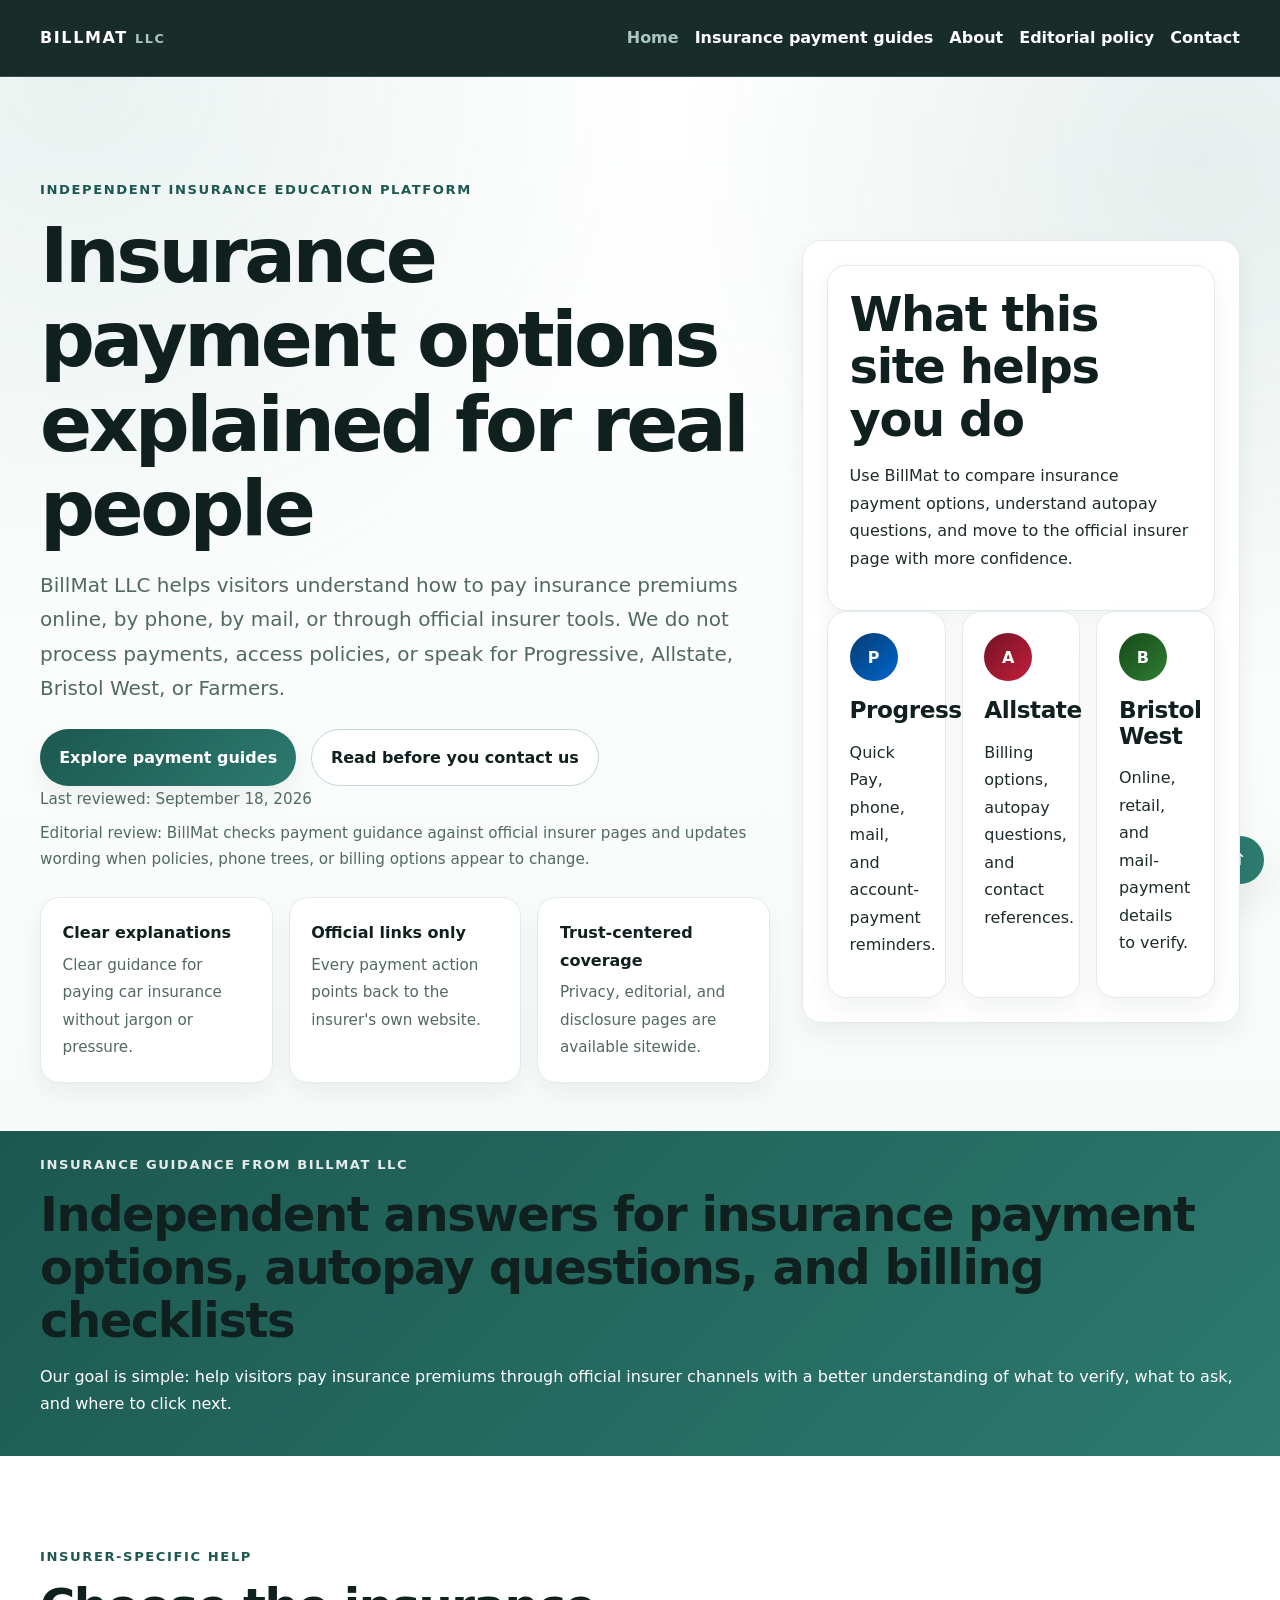
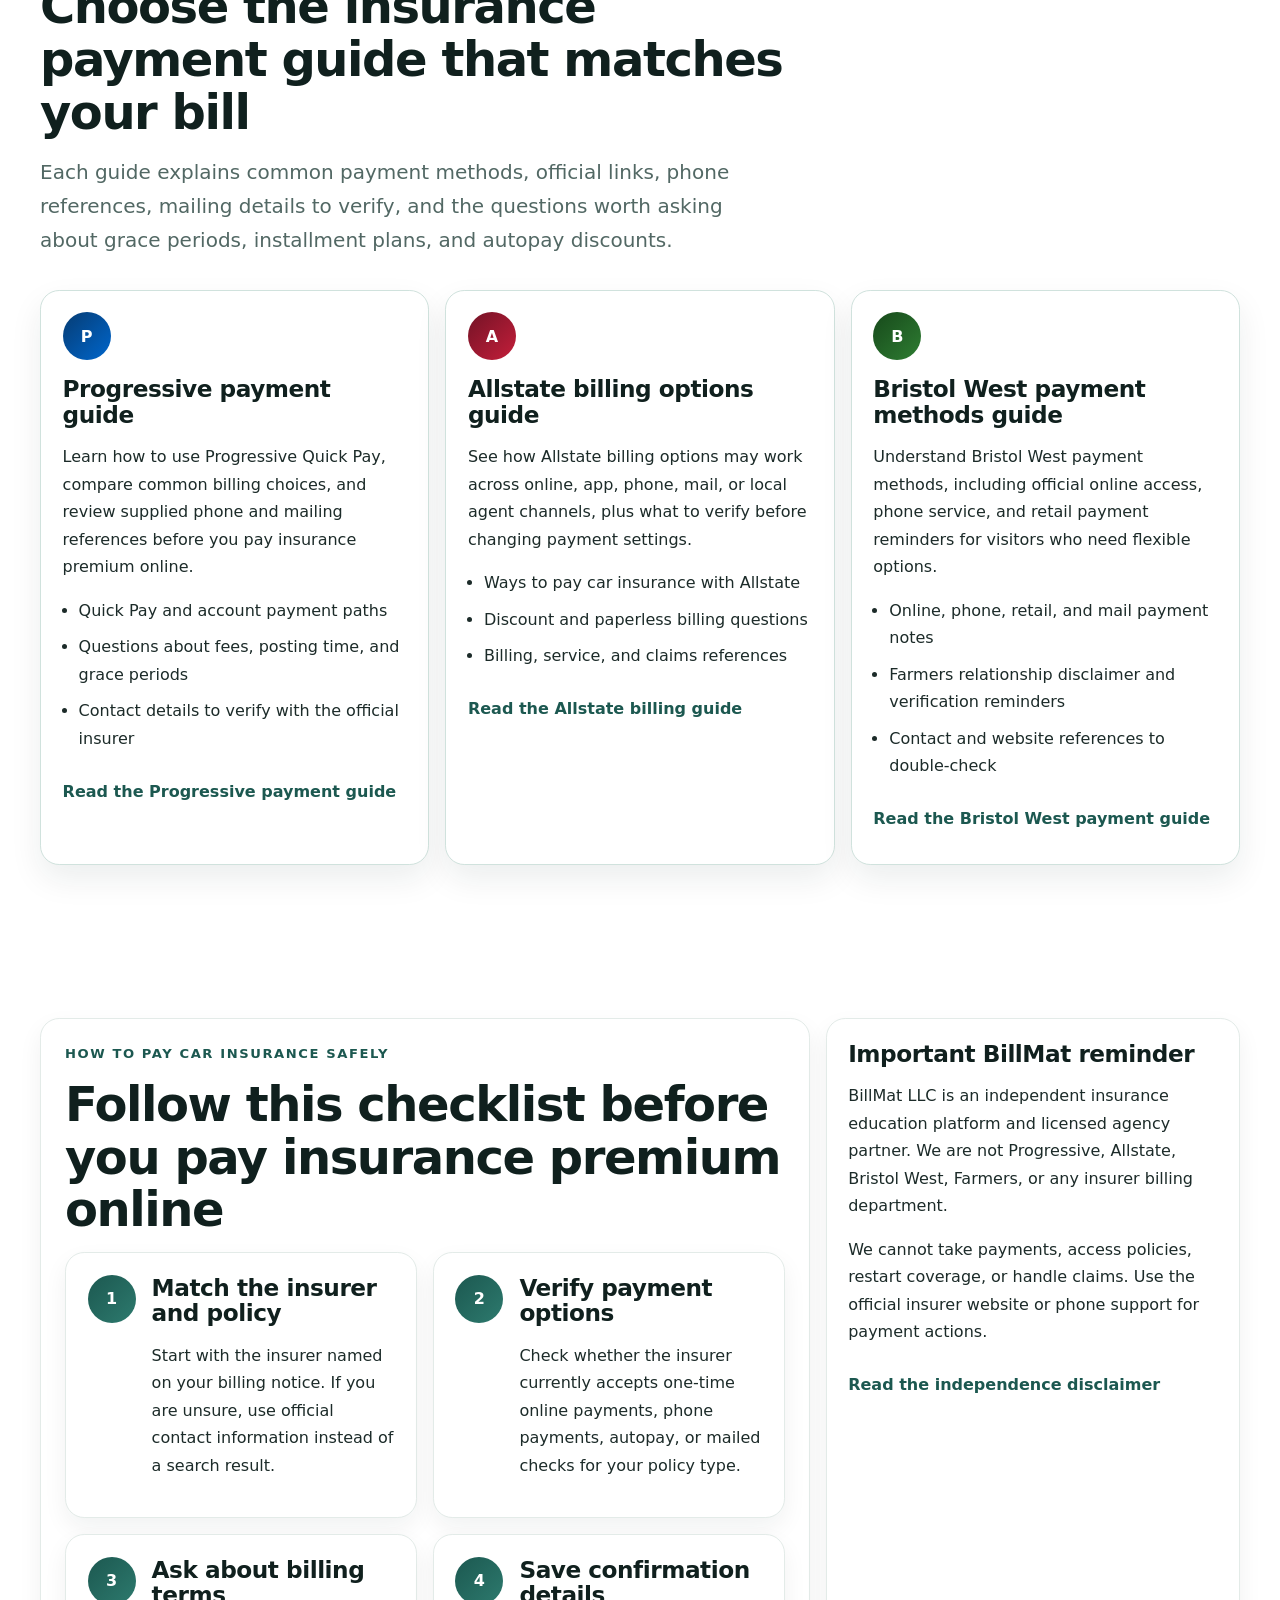
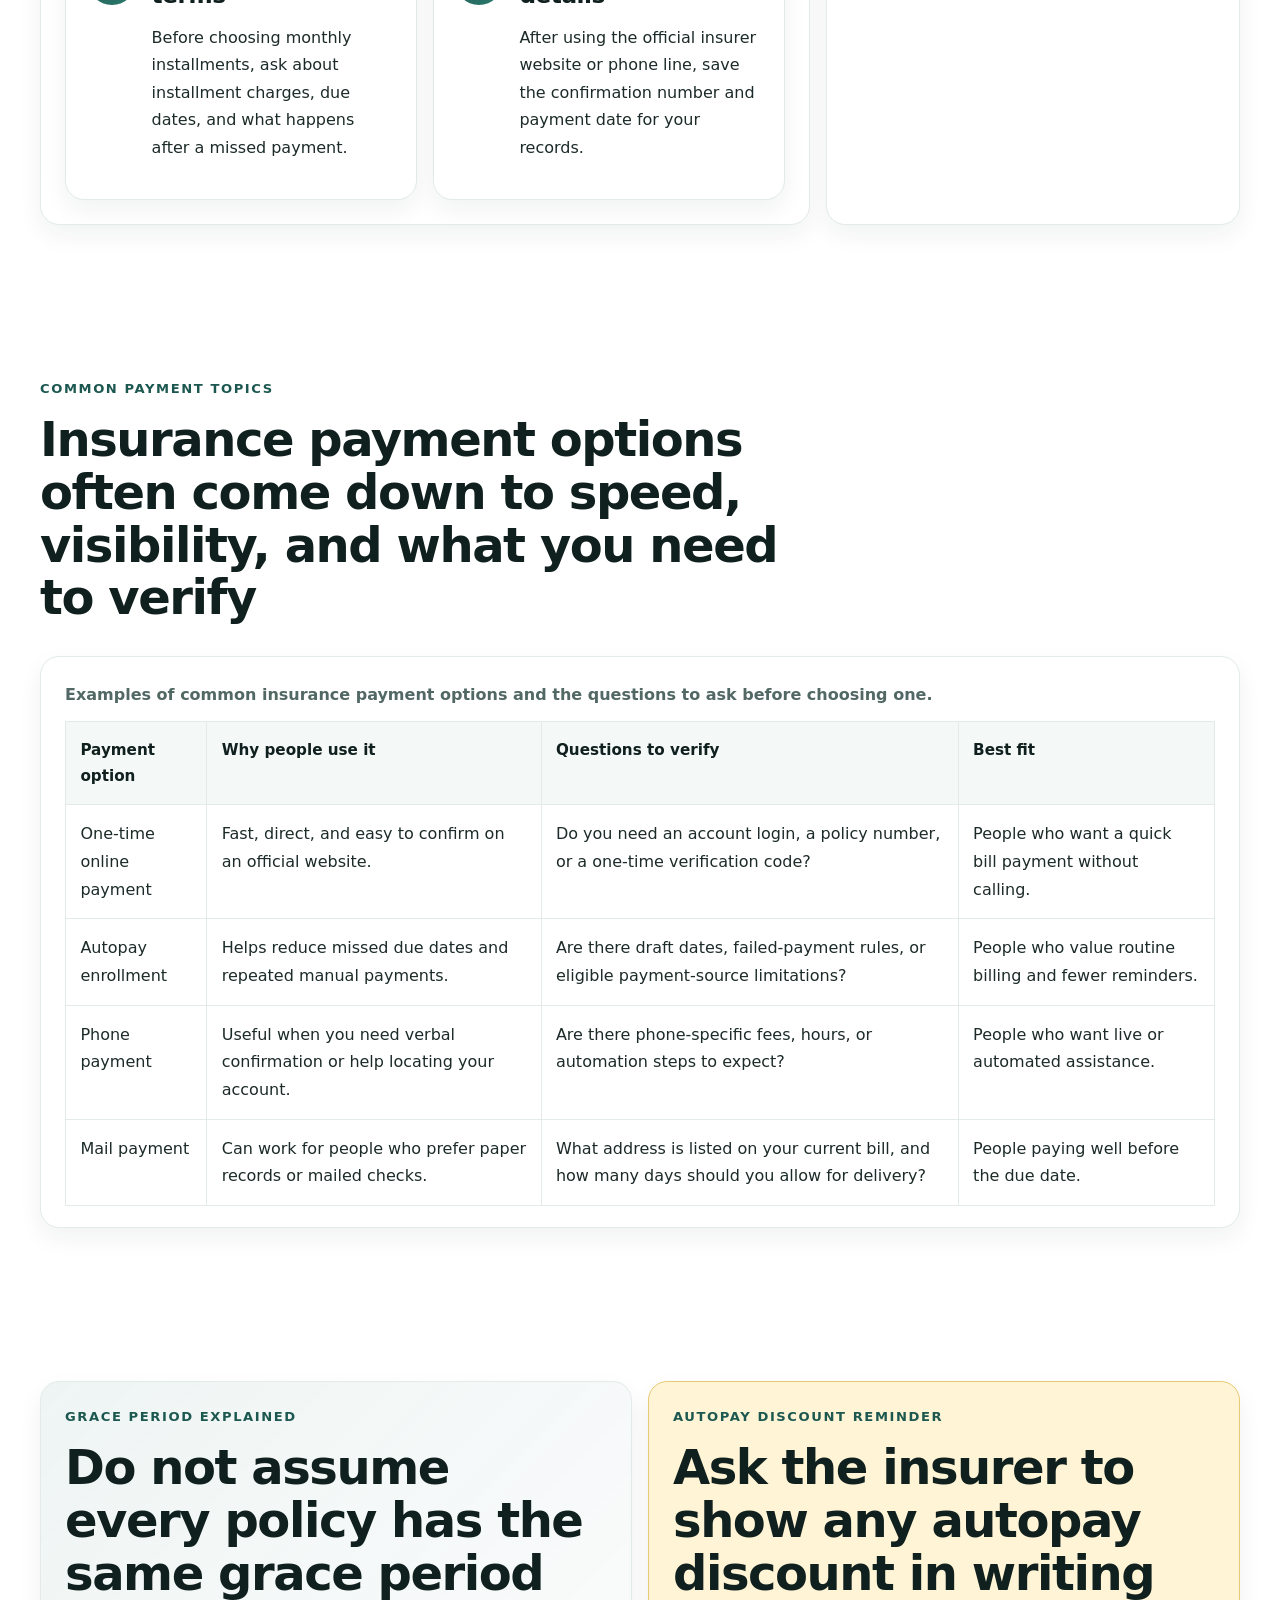
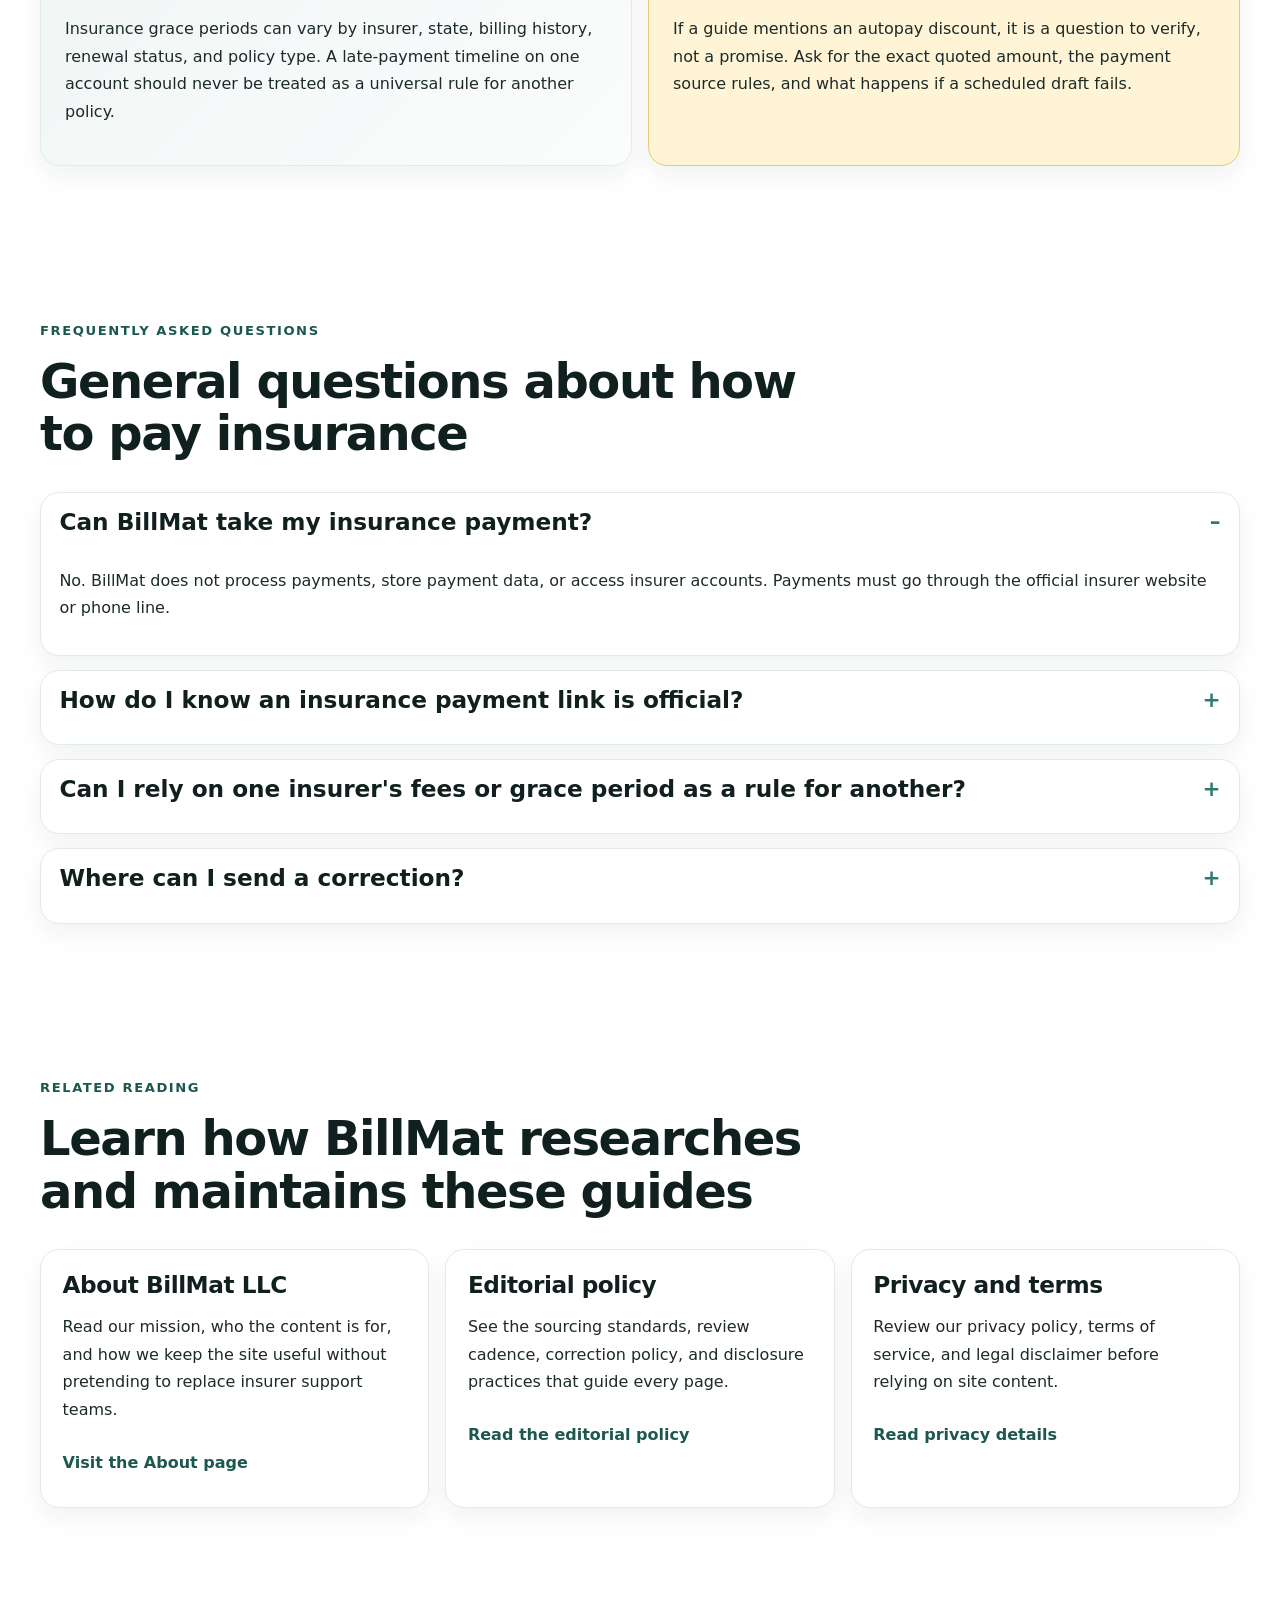
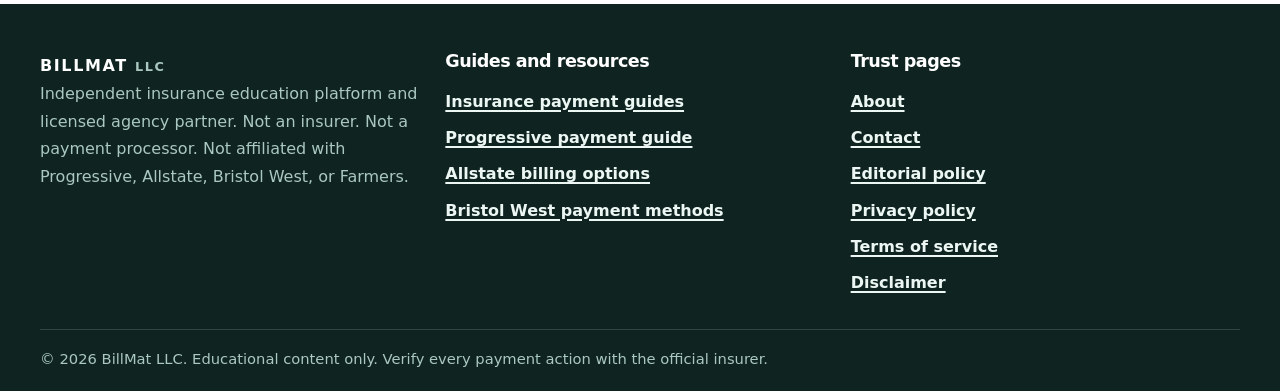
<file: index.html>
<!doctype html>
<html lang="en">
<head>
  <meta charset="utf-8">
  <meta name="viewport" content="width=device-width, initial-scale=1">
  <title>Insurance Payment Options | BillMat LLC</title>
  <meta name="description" content="Understand insurance payment options, online premium payments, autopay questions, and official insurer links with BillMat LLC's independent guides.">
  <meta name="robots" content="index,follow,max-image-preview:large">
  <meta name="google-site-verification" content="9GxiXXgl8IHGsXKsqHJNRbUhGwKiGKTV47cFQ_Mvlko" />
  <meta name="theme-color" content="#2d7a6e">
  <meta property="og:type" content="website">
  <meta property="og:title" content="Insurance Payment Options | BillMat LLC">
  <meta property="og:description" content="Independent insurance payment guides with billing checklists, FAQs, and official insurer links.">
  <meta property="og:url" content="https://getlivesupport.github.io/billmat/">
  <meta property="og:site_name" content="BillMat LLC">
  <meta property="og:image" content="https://getlivesupport.github.io/billmat/assets/social-card.svg">
  <meta property="og:image:alt" content="BillMat LLC insurance payment guides social card">
  <meta name="twitter:card" content="summary_large_image">
  <meta name="twitter:title" content="Insurance Payment Options | BillMat LLC">
  <meta name="twitter:description" content="Independent insurance payment guides with billing checklists, FAQs, and official insurer links.">
  <meta name="twitter:image" content="https://getlivesupport.github.io/billmat/assets/social-card.svg">
  <link rel="canonical" href="https://getlivesupport.github.io/billmat/">
  <link rel="icon" href="assets/favicon.svg" type="image/svg+xml">
  <link rel="manifest" href="site.webmanifest">
  <style>
    :root{color-scheme:light;--surface:#fff;--text:#16312e;--soft:#45635d;--line:#cfe2db;--brand:#2d7a6e;--brand-deep:#20594f;--footer:#0f2421;--footer-soft:#aac7c0}*{box-sizing:border-box}html{font-family:Inter,ui-sans-serif,system-ui,-apple-system,BlinkMacSystemFont,"Segoe UI",sans-serif;scroll-behavior:smooth}body{margin:0;background:#fff;color:var(--text);font:400 1rem/1.65 system-ui,-apple-system,BlinkMacSystemFont,"Segoe UI",sans-serif}.container{width:min(75rem,calc(100% - 2rem));margin:0 auto}.skip-link{position:absolute;left:1rem;top:-3rem;z-index:100;padding:.8rem 1rem;border-radius:999px;background:#fff;color:#16312e;font-weight:700;text-decoration:none}.skip-link:focus{top:1rem}.site-header{position:sticky;top:0;z-index:50;background:rgba(15,36,33,.96);backdrop-filter:blur(12px);border-bottom:1px solid rgba(170,199,192,.22)}.nav-wrap{min-height:4.75rem;display:flex;align-items:center;justify-content:space-between;gap:1rem}.logo{text-decoration:none;color:#fff;font-weight:900;letter-spacing:.1em}.logo span{color:var(--footer-soft)}.site-nav{display:flex;gap:1rem;flex-wrap:wrap}.site-nav a{text-decoration:none;color:#fff;font-weight:600}.menu-toggle{display:none}.hero,.highlight-band,.page-hero,.guide-hero{padding:clamp(3.5rem,8vw,6rem) 0}.eyebrow{text-transform:uppercase;letter-spacing:.12em;font-size:.82rem;font-weight:800;color:var(--brand-deep);margin:0 0 .75rem}h1{margin:0 0 1rem;font-size:clamp(2.4rem,6vw,4.8rem);line-height:1.05;letter-spacing:-.04em}h2{margin:0 0 1rem;font-size:clamp(1.8rem,4vw,3rem);line-height:1.1;letter-spacing:-.03em}p{margin:0 0 1rem}.lead{max-width:45rem;color:var(--soft);font-size:clamp(1.08rem,2vw,1.25rem)}.button,.button-secondary{display:inline-flex;align-items:center;justify-content:center;gap:.55rem;min-height:2.9rem;padding:.85rem 1.2rem;border-radius:999px;font-weight:700;text-decoration:none}.button{background:var(--brand);color:#fff}.button-secondary{border:1px solid #9fc7bc;color:var(--text);background:rgba(255,255,255,.75)}.hero-grid{display:grid;gap:2rem;align-items:center;grid-template-columns:minmax(0,1.25fr) minmax(18rem,.75fr)}.hero-panel,.hero-stat,.surface-card{background:#fff;border:1px solid var(--line);border-radius:1.2rem;box-shadow:0 10px 24px rgba(17,39,37,.08)}.hero-panel,.surface-card{padding:1.5rem}.hero-stat-grid,.card-grid{display:grid;gap:1rem}.hero-stat-grid{grid-template-columns:repeat(3,minmax(0,1fr));margin-top:1.5rem}.hero-stat{padding:1.2rem}.highlight-band{background:linear-gradient(135deg,#20594f,#2d7a6e);color:#fff}.highlight-band .eyebrow{color:rgba(255,255,255,.88)}.section{padding:clamp(3.5rem,7vw,6rem) 0}img,svg{display:block;max-width:100%;height:auto}@media(max-width:62rem){.hero-grid,.hero-stat-grid{grid-template-columns:1fr}}@media(max-width:52rem){.menu-toggle{display:inline-flex}.site-nav{display:none}.container{width:min(75rem,calc(100% - 1.25rem))}}
  </style>
  <link rel="stylesheet" href="css/style.css">
  <script src="js/main.js" defer></script>
  <script type="application/ld+json">
    {
      "@context": "https://schema.org",
      "@graph": [
        {
          "@type": "Organization",
          "name": "BillMat LLC",
          "url": "https://getlivesupport.github.io/billmat/",
          "logo": "https://getlivesupport.github.io/billmat/assets/favicon.svg",
          "description": "BillMat LLC is an independent insurance education platform and licensed agency partner. It is not an insurer or payment processor.",
          "sameAs": []
        },
        {
          "@type": "WebSite",
          "name": "BillMat LLC",
          "url": "https://getlivesupport.github.io/billmat/",
          "description": "Independent insurance payment guides, checklists, and official insurer link references.",
          "publisher": {
            "@type": "Organization",
            "name": "BillMat LLC"
          }
        }
      ]
    }
  </script>
</head>
<body>
  <a class="skip-link" href="#main-content">Skip to main content</a>
  <header class="site-header">
    <div class="container nav-wrap">
      <a class="logo" href="./" aria-label="BillMat LLC home">BILLMAT <span>LLC</span></a>
      <button class="menu-toggle" type="button" aria-expanded="false" aria-controls="site-nav" aria-label="Toggle navigation">Menu</button>
      <nav id="site-nav" class="site-nav" aria-label="Primary navigation">
        <a href="./" aria-current="page">Home</a>
        <a href="insurance-partners/">Insurance payment guides</a>
        <a href="about.html">About</a>
        <a href="editorial-policy.html">Editorial policy</a>
        <a href="contact.html">Contact</a>
      </nav>
    </div>
  </header>

  <main id="main-content">
    <section class="hero">
      <div class="container hero-grid">
        <div class="hero-copy">
          <p class="eyebrow">Independent insurance education platform</p>
          <h1>Insurance payment options explained for real people</h1>
          <p class="lead">BillMat LLC helps visitors understand how to pay insurance premiums online, by phone, by mail, or through official insurer tools. We do not process payments, access policies, or speak for Progressive, Allstate, Bristol West, or Farmers.</p>
          <div class="hero-actions">
            <a class="button" href="insurance-partners/">Explore payment guides</a>
            <a class="button-secondary" href="contact.html">Read before you contact us</a>
          </div>
          <p class="last-reviewed"><span>Last reviewed: September 18, 2026</span><span>Editorial review: BillMat checks payment guidance against official insurer pages and updates wording when policies, phone trees, or billing options appear to change.</span></p>
          <div class="hero-stat-grid" aria-label="Homepage highlights">
            <div class="hero-stat"><strong>Clear explanations</strong><span class="small">Clear guidance for paying car insurance without jargon or pressure.</span></div>
            <div class="hero-stat"><strong>Official links only</strong><span class="small">Every payment action points back to the insurer's own website.</span></div>
            <div class="hero-stat"><strong>Trust-centered coverage</strong><span class="small">Privacy, editorial, and disclosure pages are available sitewide.</span></div>
          </div>
        </div>
        <div class="hero-panel" aria-label="BillMat billing guide highlights">
          <div class="info-card">
            <h2>What this site helps you do</h2>
            <p>Use BillMat to compare insurance payment options, understand autopay questions, and move to the official insurer page with more confidence.</p>
          </div>
          <div class="card-grid three" aria-label="Insurer color guide">
            <div class="info-card"><span class="company-badge company-progressive" aria-hidden="true">P</span><h3>Progressive</h3><p>Quick Pay, phone, mail, and account-payment reminders.</p></div>
            <div class="info-card"><span class="company-badge company-allstate" aria-hidden="true">A</span><h3>Allstate</h3><p>Billing options, autopay questions, and contact references.</p></div>
            <div class="info-card"><span class="company-badge company-bristol" aria-hidden="true">B</span><h3>Bristol West</h3><p>Online, retail, and mail-payment details to verify.</p></div>
          </div>
        </div>
      </div>
    </section>

    <section class="highlight-band" aria-label="BillMat value statement">
      <div class="container">
        <p class="eyebrow">Insurance guidance from BillMat LLC</p>
        <h2>Independent answers for insurance payment options, autopay questions, and billing checklists</h2>
        <p>Our goal is simple: help visitors pay insurance premiums through official insurer channels with a better understanding of what to verify, what to ask, and where to click next.</p>
      </div>
    </section>

    <section class="section" id="guide-overview">
      <div class="container">
        <div class="section-heading">
          <p class="eyebrow">Insurer-specific help</p>
          <h2>Choose the insurance payment guide that matches your bill</h2>
          <p class="lead">Each guide explains common payment methods, official links, phone references, mailing details to verify, and the questions worth asking about grace periods, installment plans, and autopay discounts.</p>
        </div>
        <div class="card-grid three">
          <article class="partner-card">
            <span class="company-badge company-progressive" aria-hidden="true">P</span>
            <h3>Progressive payment guide</h3>
            <p>Learn how to use Progressive Quick Pay, compare common billing choices, and review supplied phone and mailing references before you pay insurance premium online.</p>
            <ul>
              <li>Quick Pay and account payment paths</li>
              <li>Questions about fees, posting time, and grace periods</li>
              <li>Contact details to verify with the official insurer</li>
            </ul>
            <a class="text-button" href="insurance-partners/progressive.html">Read the Progressive payment guide</a>
          </article>
          <article class="partner-card">
            <span class="company-badge company-allstate" aria-hidden="true">A</span>
            <h3>Allstate billing options guide</h3>
            <p>See how Allstate billing options may work across online, app, phone, mail, or local agent channels, plus what to verify before changing payment settings.</p>
            <ul>
              <li>Ways to pay car insurance with Allstate</li>
              <li>Discount and paperless billing questions</li>
              <li>Billing, service, and claims references</li>
            </ul>
            <a class="text-button" href="insurance-partners/allstate.html">Read the Allstate billing guide</a>
          </article>
          <article class="partner-card">
            <span class="company-badge company-bristol" aria-hidden="true">B</span>
            <h3>Bristol West payment methods guide</h3>
            <p>Understand Bristol West payment methods, including official online access, phone service, and retail payment reminders for visitors who need flexible options.</p>
            <ul>
              <li>Online, phone, retail, and mail payment notes</li>
              <li>Farmers relationship disclaimer and verification reminders</li>
              <li>Contact and website references to double-check</li>
            </ul>
            <a class="text-button" href="insurance-partners/bristol-west.html">Read the Bristol West payment guide</a>
          </article>
        </div>
      </div>
    </section>

    <section class="section-tight">
      <div class="container content-grid aside-left">
        <article class="surface-card">
          <p class="eyebrow">How to pay car insurance safely</p>
          <h2>Follow this checklist before you pay insurance premium online</h2>
          <div class="steps-grid">
            <div class="info-card"><span class="number-chip" aria-hidden="true">1</span><div><h3>Match the insurer and policy</h3><p>Start with the insurer named on your billing notice. If you are unsure, use official contact information instead of a search result.</p></div></div>
            <div class="info-card"><span class="number-chip" aria-hidden="true">2</span><div><h3>Verify payment options</h3><p>Check whether the insurer currently accepts one-time online payments, phone payments, autopay, or mailed checks for your policy type.</p></div></div>
            <div class="info-card"><span class="number-chip" aria-hidden="true">3</span><div><h3>Ask about billing terms</h3><p>Before choosing monthly installments, ask about installment charges, due dates, and what happens after a missed payment.</p></div></div>
            <div class="info-card"><span class="number-chip" aria-hidden="true">4</span><div><h3>Save confirmation details</h3><p>After using the official insurer website or phone line, save the confirmation number and payment date for your records.</p></div></div>
          </div>
        </article>
        <aside class="utility-panel" aria-label="Important site disclaimer">
          <h3>Important BillMat reminder</h3>
          <p>BillMat LLC is an independent insurance education platform and licensed agency partner. We are not Progressive, Allstate, Bristol West, Farmers, or any insurer billing department.</p>
          <p>We cannot take payments, access policies, restart coverage, or handle claims. Use the official insurer website or phone support for payment actions.</p>
          <a class="text-button" href="disclaimer.html">Read the independence disclaimer</a>
        </aside>
      </div>
    </section>

    <section class="section">
      <div class="container">
        <div class="section-heading">
          <p class="eyebrow">Common payment topics</p>
          <h2>Insurance payment options often come down to speed, visibility, and what you need to verify</h2>
        </div>
        <div class="table-card table-wrap">
          <table>
            <caption>Examples of common insurance payment options and the questions to ask before choosing one.</caption>
            <thead>
              <tr>
                <th scope="col">Payment option</th>
                <th scope="col">Why people use it</th>
                <th scope="col">Questions to verify</th>
                <th scope="col">Best fit</th>
              </tr>
            </thead>
            <tbody>
              <tr>
                <td>One-time online payment</td>
                <td>Fast, direct, and easy to confirm on an official website.</td>
                <td>Do you need an account login, a policy number, or a one-time verification code?</td>
                <td>People who want a quick bill payment without calling.</td>
              </tr>
              <tr>
                <td>Autopay enrollment</td>
                <td>Helps reduce missed due dates and repeated manual payments.</td>
                <td>Are there draft dates, failed-payment rules, or eligible payment-source limitations?</td>
                <td>People who value routine billing and fewer reminders.</td>
              </tr>
              <tr>
                <td>Phone payment</td>
                <td>Useful when you need verbal confirmation or help locating your account.</td>
                <td>Are there phone-specific fees, hours, or automation steps to expect?</td>
                <td>People who want live or automated assistance.</td>
              </tr>
              <tr>
                <td>Mail payment</td>
                <td>Can work for people who prefer paper records or mailed checks.</td>
                <td>What address is listed on your current bill, and how many days should you allow for delivery?</td>
                <td>People paying well before the due date.</td>
              </tr>
            </tbody>
          </table>
        </div>
      </div>
    </section>

    <section class="section-tight">
      <div class="container content-grid">
        <article class="callout">
          <p class="eyebrow">Grace period explained</p>
          <h2>Do not assume every policy has the same grace period</h2>
          <p>Insurance grace periods can vary by insurer, state, billing history, renewal status, and policy type. A late-payment timeline on one account should never be treated as a universal rule for another policy.</p>
        </article>
        <article class="callout callout-warning">
          <p class="eyebrow">Autopay discount reminder</p>
          <h2>Ask the insurer to show any autopay discount in writing</h2>
          <p>If a guide mentions an autopay discount, it is a question to verify, not a promise. Ask for the exact quoted amount, the payment source rules, and what happens if a scheduled draft fails.</p>
        </article>
      </div>
    </section>

    <section class="section" aria-labelledby="home-faq-heading">
      <div class="container">
        <div class="section-heading">
          <p class="eyebrow">Frequently asked questions</p>
          <h2 id="home-faq-heading">General questions about how to pay insurance</h2>
        </div>
        <div class="faq-list">
          <div class="faq-item">
            <h3><button class="faq-toggle" type="button" aria-expanded="true" aria-controls="home-faq-1" id="home-faq-button-1">Can BillMat take my insurance payment?</button></h3>
            <div class="faq-panel" id="home-faq-1" role="region" aria-labelledby="home-faq-button-1"><p>No. BillMat does not process payments, store payment data, or access insurer accounts. Payments must go through the official insurer website or phone line.</p></div>
          </div>
          <div class="faq-item">
            <h3><button class="faq-toggle" type="button" aria-expanded="false" aria-controls="home-faq-2" id="home-faq-button-2">How do I know an insurance payment link is official?</button></h3>
            <div class="faq-panel" id="home-faq-2" role="region" aria-labelledby="home-faq-button-2" hidden><p>Check the insurer name in the web address, compare it with your billing notice, and avoid links from unsolicited messages.</p></div>
          </div>
          <div class="faq-item">
            <h3><button class="faq-toggle" type="button" aria-expanded="false" aria-controls="home-faq-3" id="home-faq-button-3">Can I rely on one insurer's fees or grace period as a rule for another?</button></h3>
            <div class="faq-panel" id="home-faq-3" role="region" aria-labelledby="home-faq-button-3" hidden><p>No. Billing fees, posting times, renewal deadlines, and grace periods can differ across insurers and even across policy types with the same insurer.</p></div>
          </div>
          <div class="faq-item">
            <h3><button class="faq-toggle" type="button" aria-expanded="false" aria-controls="home-faq-4" id="home-faq-button-4">Where can I send a correction?</button></h3>
            <div class="faq-panel" id="home-faq-4" role="region" aria-labelledby="home-faq-button-4" hidden><p>Use the contact information on the <a href="contact.html">BillMat contact page</a> if you spot outdated or inaccurate information.</p></div>
          </div>
        </div>
      </div>
    </section>

    <section class="section-tight">
      <div class="container">
        <div class="section-heading">
          <p class="eyebrow">Related reading</p>
          <h2>Learn how BillMat researches and maintains these guides</h2>
        </div>
        <div class="related-grid">
          <article class="related-card">
            <h3>About BillMat LLC</h3>
            <p>Read our mission, who the content is for, and how we keep the site useful without pretending to replace insurer support teams.</p>
            <a class="text-button" href="about.html">Visit the About page</a>
          </article>
          <article class="related-card">
            <h3>Editorial policy</h3>
            <p>See the sourcing standards, review cadence, correction policy, and disclosure practices that guide every page.</p>
            <a class="text-button" href="editorial-policy.html">Read the editorial policy</a>
          </article>
          <article class="related-card">
            <h3>Privacy and terms</h3>
            <p>Review our privacy policy, terms of service, and legal disclaimer before relying on site content.</p>
            <a class="text-button" href="privacy-policy.html">Read privacy details</a>
          </article>
        </div>
      </div>
    </section>
  </main>

  <footer class="site-footer">
    <div class="container footer-grid">
      <div>
        <a class="logo" href="./">BILLMAT <span>LLC</span></a>
        <p class="footer-note">Independent insurance education platform and licensed agency partner. Not an insurer. Not a payment processor. Not affiliated with Progressive, Allstate, Bristol West, or Farmers.</p>
      </div>
      <div>
        <h2>Guides and resources</h2>
        <div class="footer-links">
          <a href="insurance-partners/">Insurance payment guides</a>
          <a href="insurance-partners/progressive.html">Progressive payment guide</a>
          <a href="insurance-partners/allstate.html">Allstate billing options</a>
          <a href="insurance-partners/bristol-west.html">Bristol West payment methods</a>
        </div>
      </div>
      <div>
        <h2>Trust pages</h2>
        <div class="footer-links">
          <a href="about.html">About</a>
          <a href="contact.html">Contact</a>
          <a href="editorial-policy.html">Editorial policy</a>
          <a href="privacy-policy.html">Privacy policy</a>
          <a href="terms-of-service.html">Terms of service</a>
          <a href="disclaimer.html">Disclaimer</a>
        </div>
      </div>
    </div>
    <div class="container copyright">© 2026 BillMat LLC. Educational content only. Verify every payment action with the official insurer.</div>
  </footer>

  <a class="back-to-top" href="#main-content" aria-label="Back to top">↑</a>
</body>
</html>
</file>
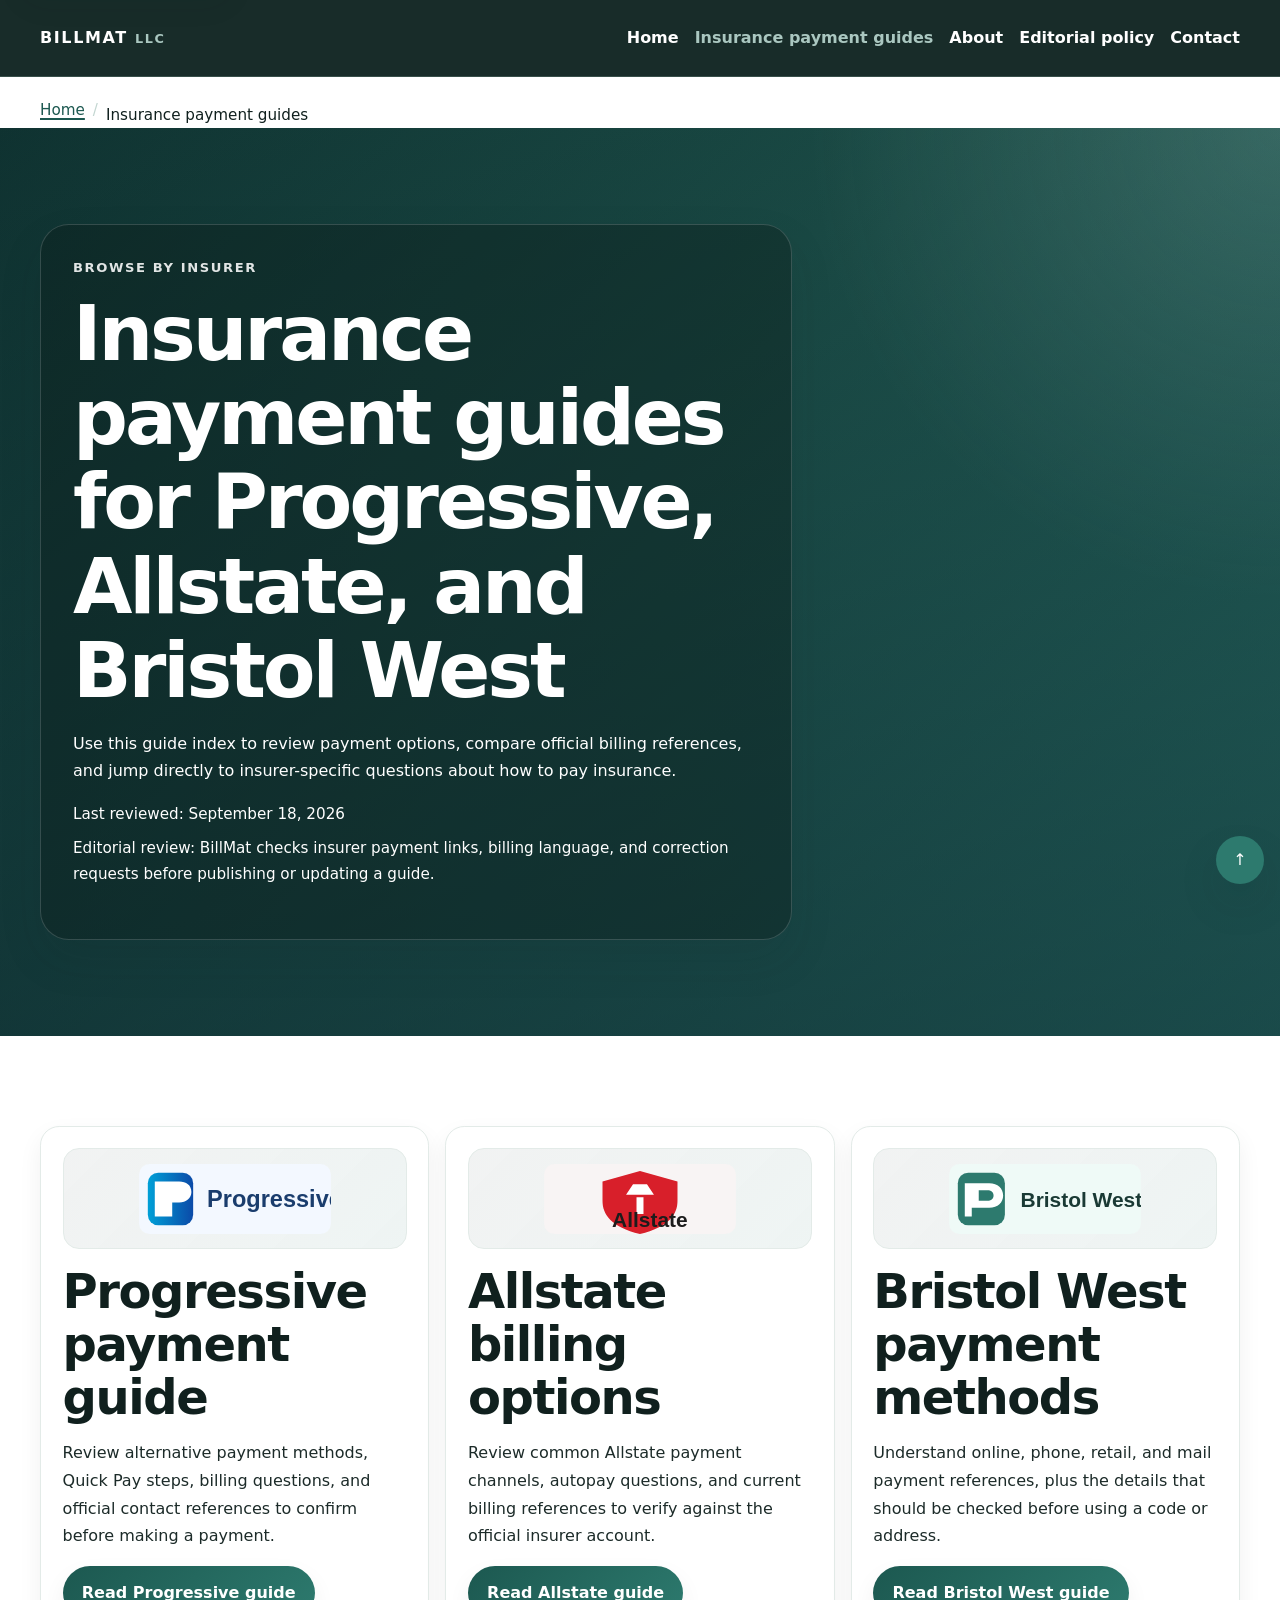
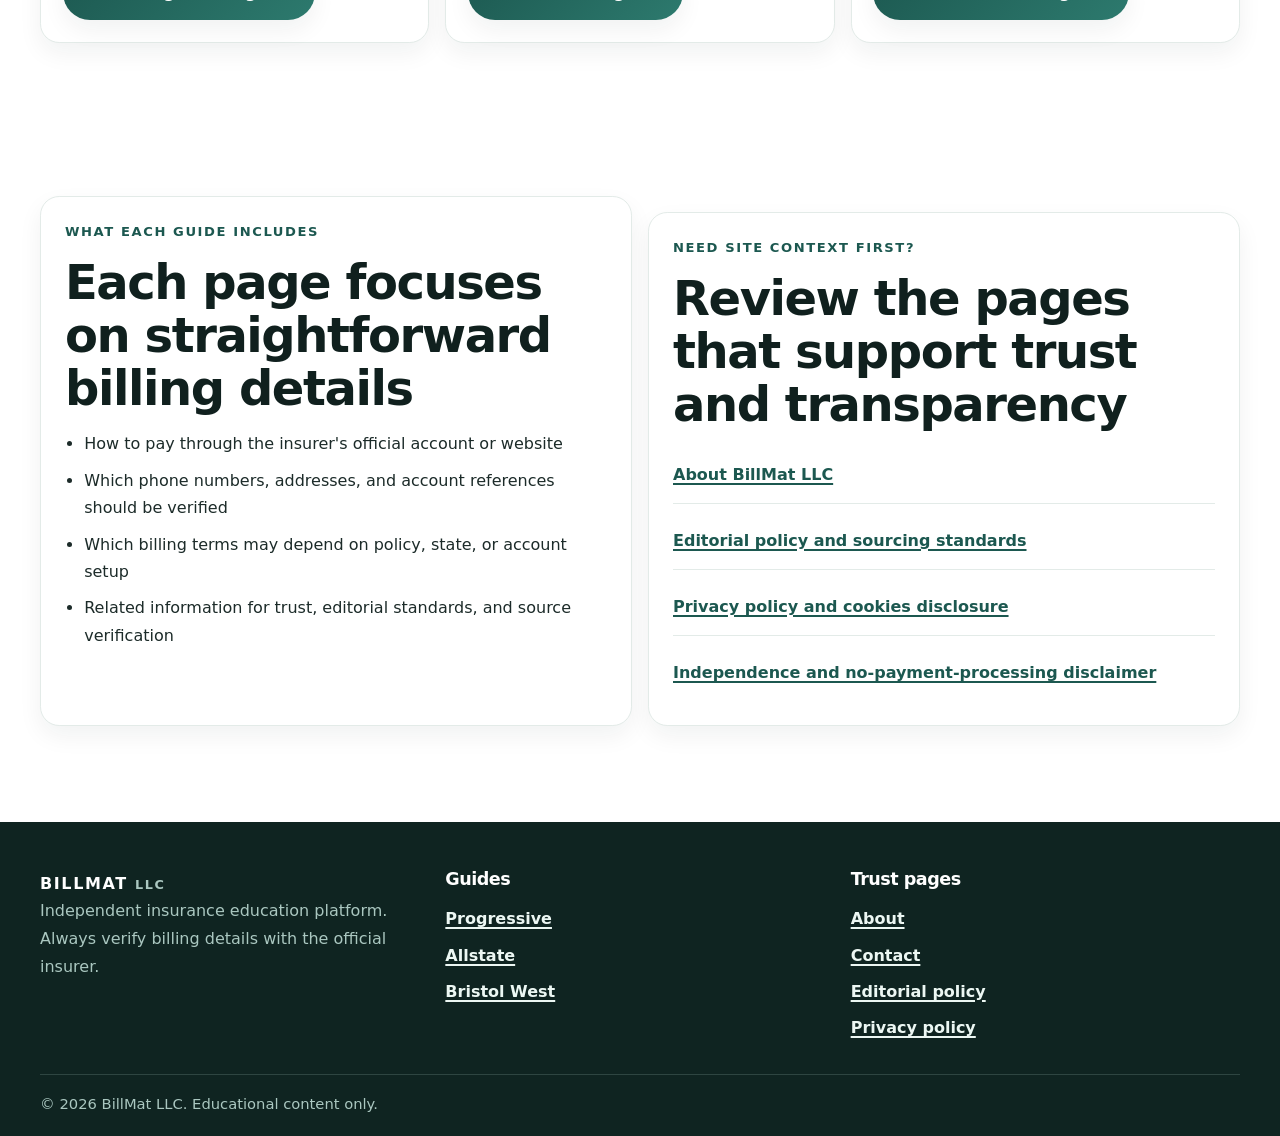
<file: insurance-partners/index.html>
<!doctype html>
<html lang="en">
<head>
  <meta charset="utf-8">
  <meta name="viewport" content="width=device-width, initial-scale=1">
  <title>Insurance Payment Guides | BillMat LLC</title>
  <meta name="description" content="Browse BillMat LLC insurance payment guides for Progressive, Allstate, and Bristol West with official links, FAQs, and billing checklists.">
  <meta name="robots" content="index,follow,max-image-preview:large">
  <meta name="theme-color" content="#2d7a6e">
  <meta property="og:type" content="website">
  <meta property="og:title" content="Insurance Payment Guides | BillMat LLC">
  <meta property="og:description" content="Browse insurer-specific billing guides for Progressive, Allstate, and Bristol West.">
  <meta property="og:url" content="https://getlivesupport.github.io/billmat/insurance-partners/">
  <meta property="og:site_name" content="BillMat LLC">
  <meta property="og:image" content="https://getlivesupport.github.io/billmat/assets/social-card.svg">
  <meta property="og:image:alt" content="BillMat LLC insurance payment guides social card">
  <meta name="twitter:card" content="summary_large_image">
  <meta name="twitter:title" content="Insurance Payment Guides | BillMat LLC">
  <meta name="twitter:description" content="Browse insurer-specific billing guides for Progressive, Allstate, and Bristol West.">
  <meta name="twitter:image" content="https://getlivesupport.github.io/billmat/assets/social-card.svg">
  <link rel="canonical" href="https://getlivesupport.github.io/billmat/insurance-partners/">
  <link rel="icon" href="../assets/favicon.svg" type="image/svg+xml">
  <link rel="manifest" href="../site.webmanifest">
  <link rel="stylesheet" href="../css/style.css">
  <script src="../js/main.js" defer></script>
  <script type="application/ld+json">
    {
      "@context": "https://schema.org",
      "@graph": [
        {
          "@type": "CollectionPage",
          "name": "Insurance Payment Guides",
          "url": "https://getlivesupport.github.io/billmat/insurance-partners/",
          "description": "Insurer-specific payment guides for Progressive, Allstate, and Bristol West.",
          "publisher": {"@type": "Organization", "name": "BillMat LLC"}
        },
        {
          "@type": "BreadcrumbList",
          "itemListElement": [
            {"@type": "ListItem", "position": 1, "name": "Home", "item": "https://getlivesupport.github.io/billmat/"},
            {"@type": "ListItem", "position": 2, "name": "Insurance Payment Guides", "item": "https://getlivesupport.github.io/billmat/insurance-partners/"}
          ]
        }
      ]
    }
  </script>
</head>
<body>
  <a class="skip-link" href="#main-content">Skip to main content</a>
  <header class="site-header">
    <div class="container nav-wrap">
      <a class="logo" href="../" aria-label="BillMat LLC home">BILLMAT <span>LLC</span></a>
      <button class="menu-toggle" type="button" aria-expanded="false" aria-controls="site-nav" aria-label="Toggle navigation">Menu</button>
      <nav id="site-nav" class="site-nav" aria-label="Primary navigation">
        <a href="../">Home</a>
        <a href="./" aria-current="page">Insurance payment guides</a>
        <a href="../about.html">About</a>
        <a href="../editorial-policy.html">Editorial policy</a>
        <a href="../contact.html">Contact</a>
      </nav>
    </div>
  </header>
  <main id="main-content">
    <nav class="breadcrumbs container" aria-label="Breadcrumb">
      <ol>
        <li><a href="../">Home</a></li>
        <li><a aria-current="page" href="./">Insurance payment guides</a></li>
      </ol>
    </nav>
    <section class="page-hero teal-hero">
      <div class="container">
        <div class="hero-box">
          <p class="eyebrow">Browse by insurer</p>
          <h1>Insurance payment guides for Progressive, Allstate, and Bristol West</h1>
          <p>Use this guide index to review payment options, compare official billing references, and jump directly to insurer-specific questions about how to pay insurance.</p>
          <p class="last-reviewed"><span>Last reviewed: September 18, 2026</span><span>Editorial review: BillMat checks insurer payment links, billing language, and correction requests before publishing or updating a guide.</span></p>
        </div>
      </div>
    </section>

    <section class="section">
      <div class="container">
        <div class="card-grid three">
          <article class="partner-card">
            <div class="company-mark">
              <img src="../assets/logos/progressive-logo.svg" alt="Progressive logo" width="220" height="80">
            </div>
            <h2>Progressive payment guide</h2>
            <p>Review alternative payment methods, Quick Pay steps, billing questions, and official contact references to confirm before making a payment.</p>
            <a class="button" href="progressive.html">Read Progressive guide</a>
          </article>

          <article class="partner-card">
            <div class="company-mark">
              <img src="../assets/logos/allstate-logo.svg" alt="Allstate logo" width="220" height="80">
            </div>
            <h2>Allstate billing options</h2>
            <p>Review common Allstate payment channels, autopay questions, and current billing references to verify against the official insurer account.</p>
            <a class="button" href="allstate.html">Read Allstate guide</a>
          </article>

          <article class="partner-card">
            <div class="company-mark">
              <img src="../assets/logos/bristol-west-logo.svg" alt="Bristol West logo" width="220" height="80">
            </div>
            <h2>Bristol West payment methods</h2>
            <p>Understand online, phone, retail, and mail payment references, plus the details that should be checked before using a code or address.</p>
            <a class="button" href="bristol-west.html">Read Bristol West guide</a>
          </article>
        </div>
      </div>
    </section>

    <section class="section-tight">
      <div class="container content-grid">
        <article class="surface-card">
          <p class="eyebrow dark-eyebrow">What each guide includes</p>
          <h2>Each page focuses on straightforward billing details</h2>
          <ul>
            <li>How to pay through the insurer's official account or website</li>
            <li>Which phone numbers, addresses, and account references should be verified</li>
            <li>Which billing terms may depend on policy, state, or account setup</li>
            <li>Related information for trust, editorial standards, and source verification</li>
          </ul>
        </article>

        <article class="surface-card">
          <p class="eyebrow dark-eyebrow">Need site context first?</p>
          <h2>Review the pages that support trust and transparency</h2>
          <ul class="link-list">
            <li><a href="../about.html">About BillMat LLC</a></li>
            <li><a href="../editorial-policy.html">Editorial policy and sourcing standards</a></li>
            <li><a href="../privacy-policy.html">Privacy policy and cookies disclosure</a></li>
            <li><a href="../disclaimer.html">Independence and no-payment-processing disclaimer</a></li>
          </ul>
        </article>
      </div>
    </section>
  </main>
  <footer class="site-footer">
    <div class="container footer-grid">
      <div><a class="logo" href="../">BILLMAT <span>LLC</span></a><p class="footer-note">Independent insurance education platform. Always verify billing details with the official insurer.</p></div>
      <div><h2>Guides</h2><div class="footer-links"><a href="progressive.html">Progressive</a><a href="allstate.html">Allstate</a><a href="bristol-west.html">Bristol West</a></div></div>
      <div><h2>Trust pages</h2><div class="footer-links"><a href="../about.html">About</a><a href="../contact.html">Contact</a><a href="../editorial-policy.html">Editorial policy</a><a href="../privacy-policy.html">Privacy policy</a></div></div>
    </div>
    <div class="container copyright">© 2026 BillMat LLC. Educational content only.</div>
  </footer>
  <a class="back-to-top" href="#main-content" aria-label="Back to top">↑</a>
</body>
</html>
</file>
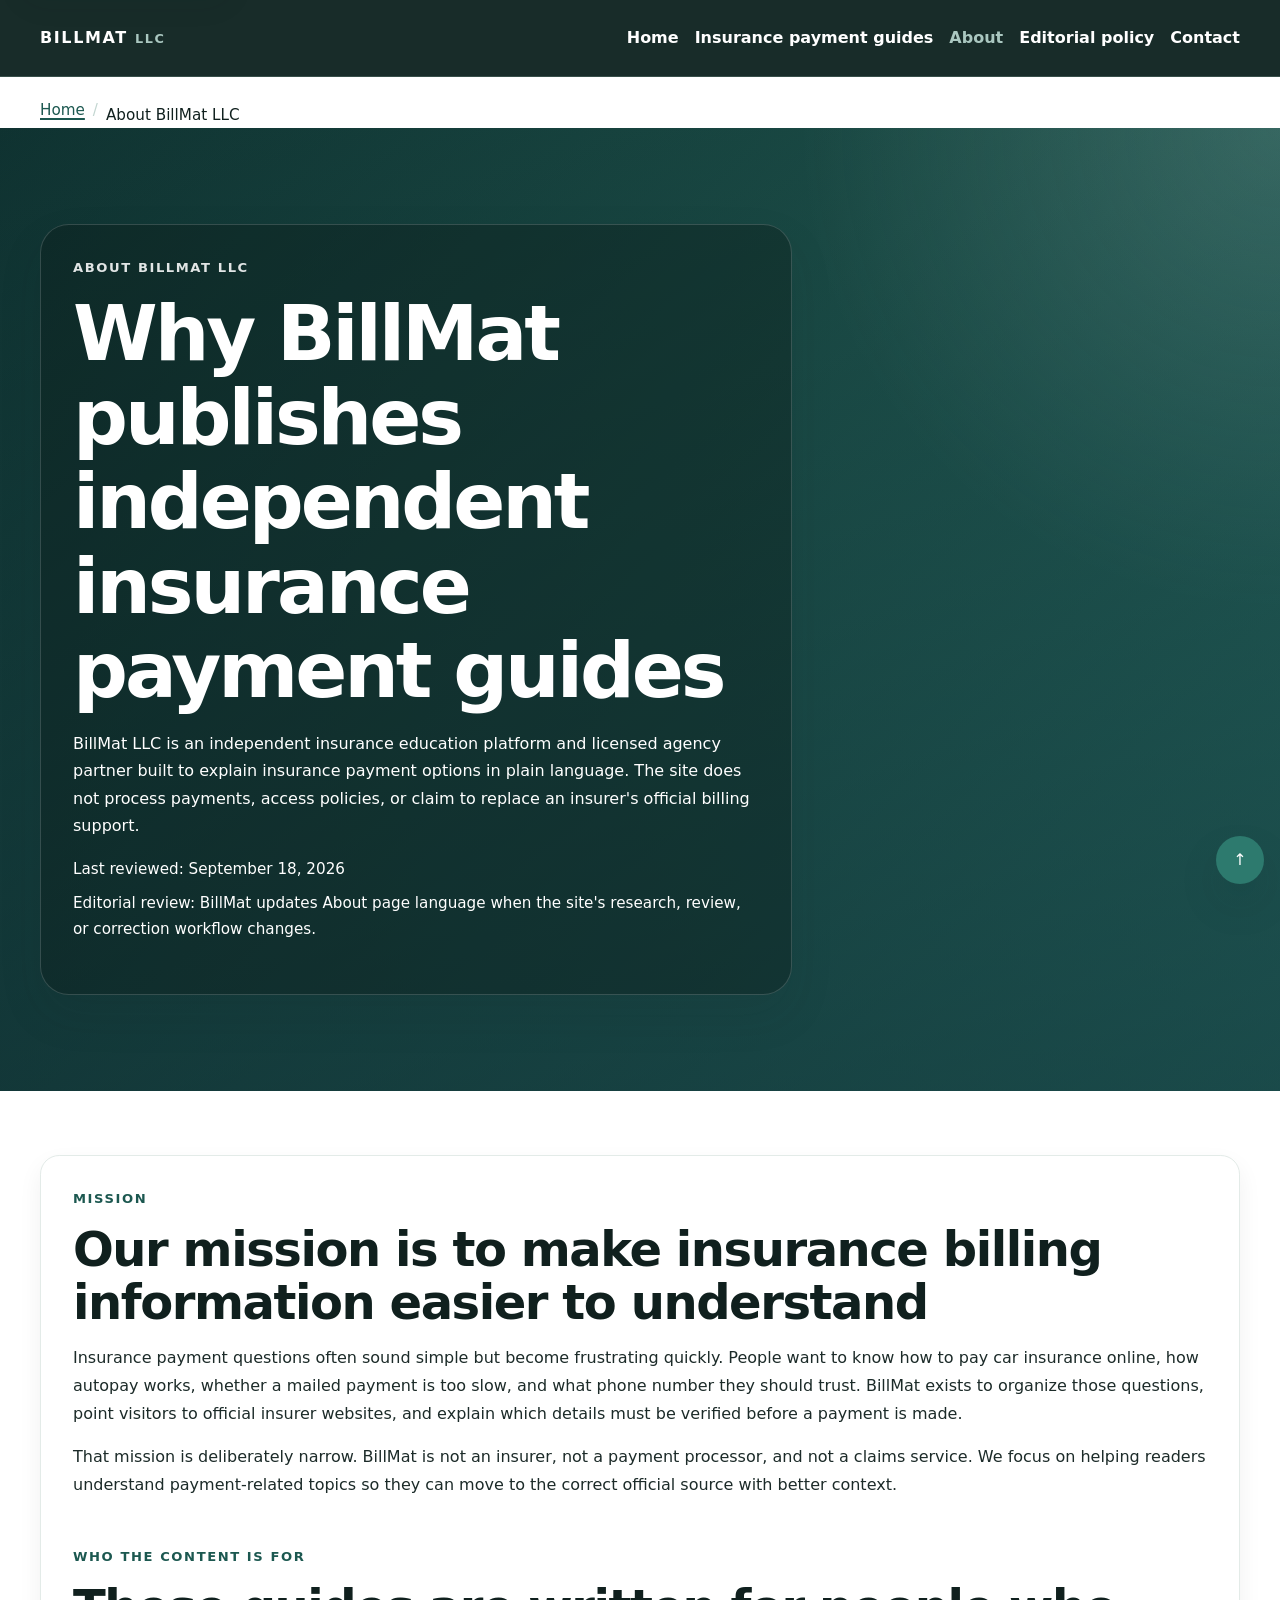
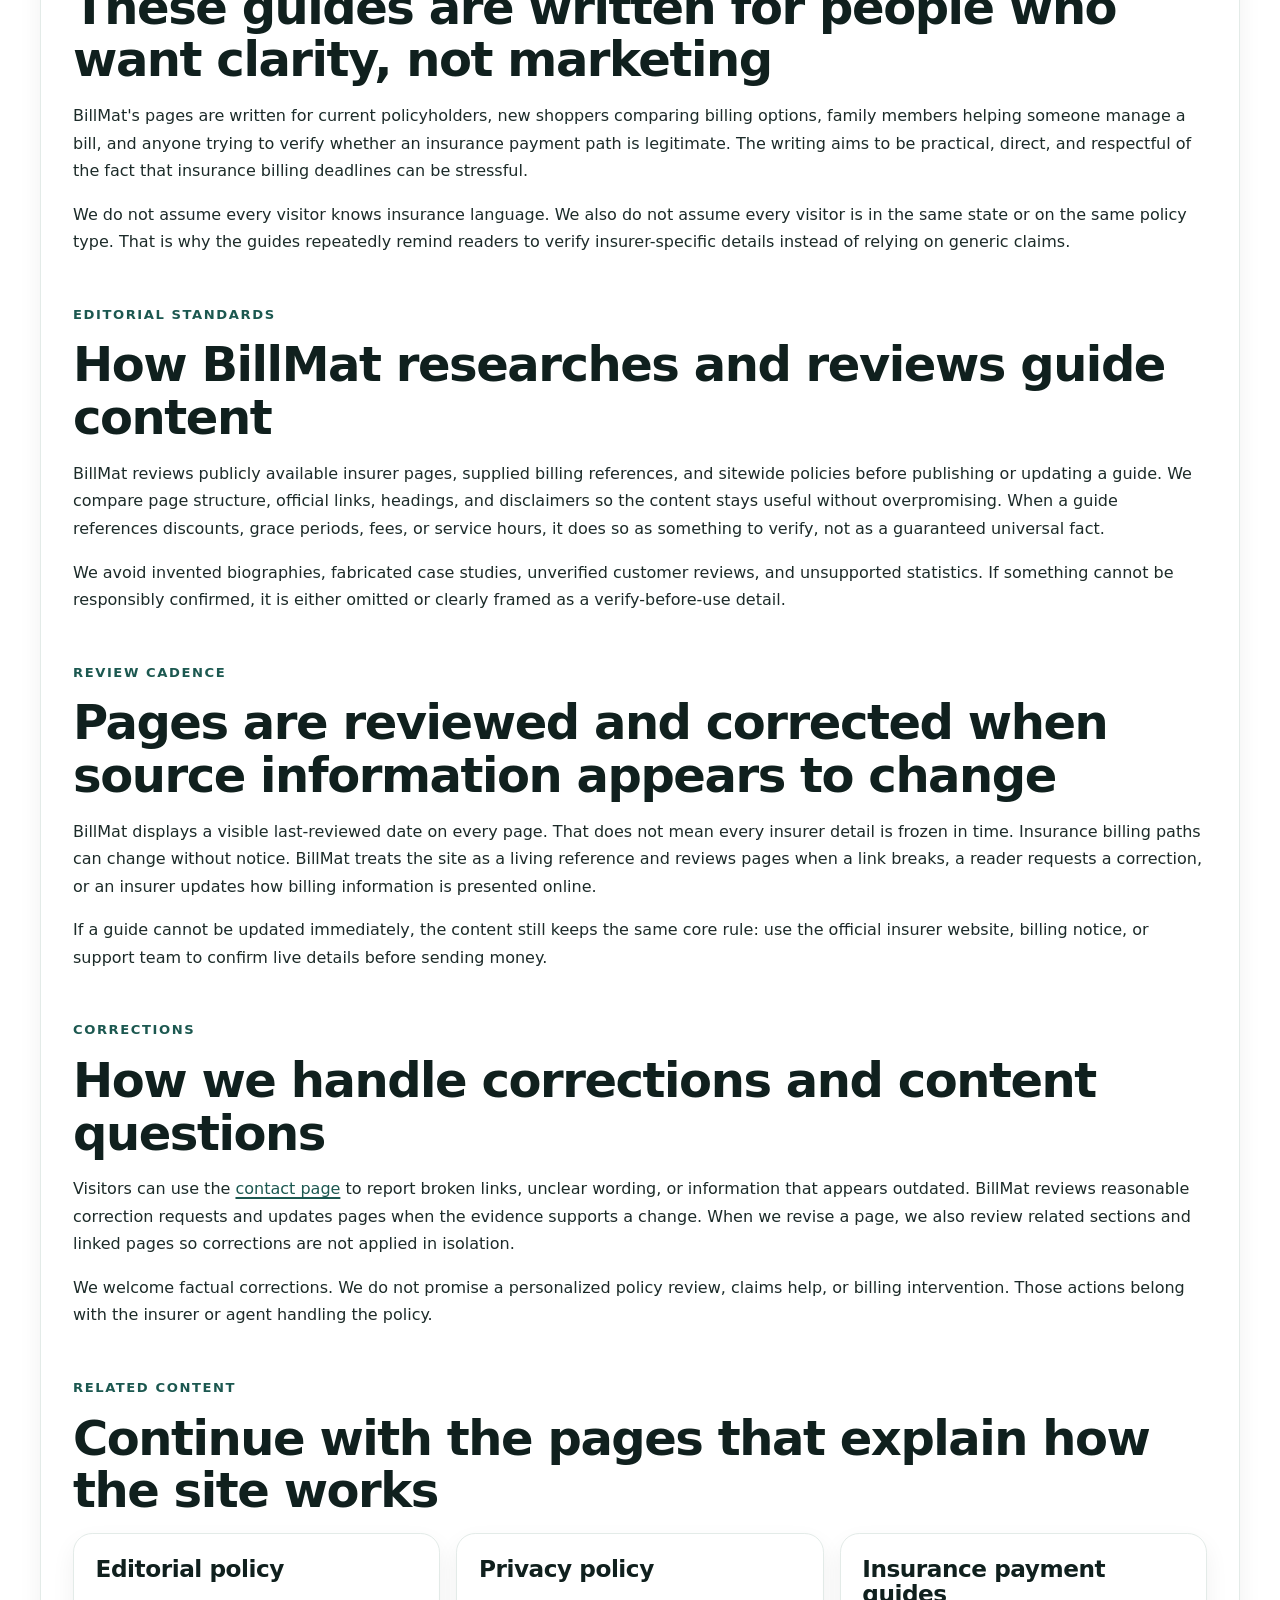
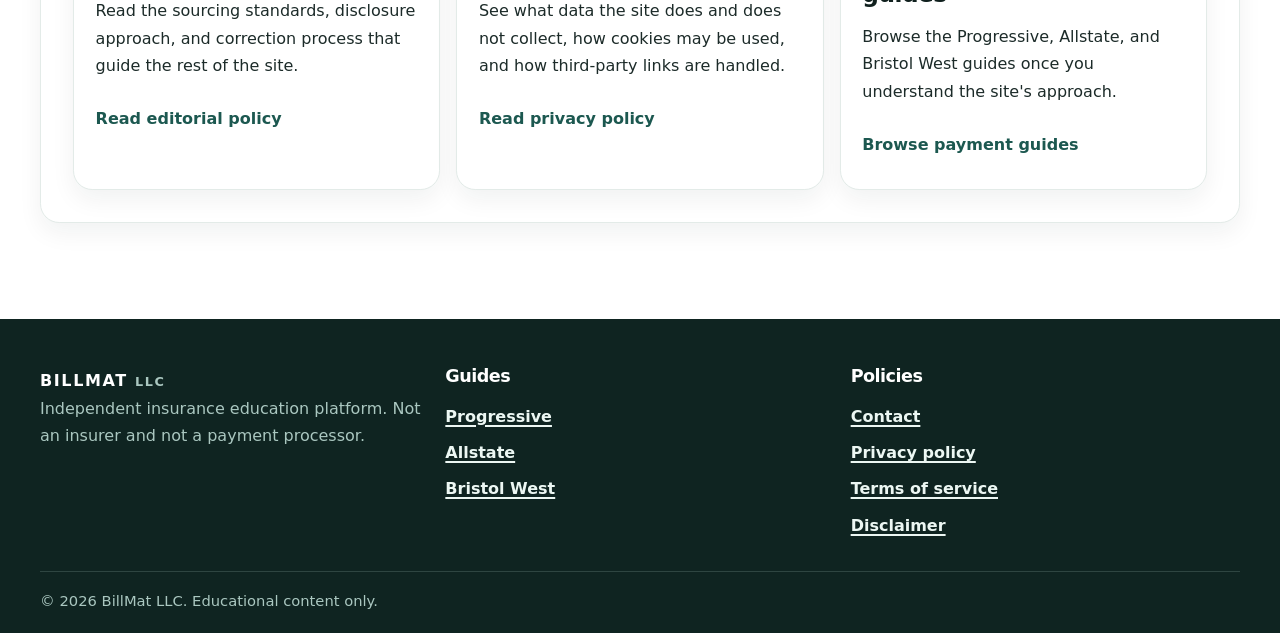
<file: about.html>
<!doctype html>
<html lang="en">
<head>
  <meta charset="utf-8">
  <meta name="viewport" content="width=device-width, initial-scale=1">
  <title>About BillMat LLC | Insurance Education</title>
  <meta name="description" content="Learn BillMat LLC's mission, editorial standards, audience, review process, and correction policy for its insurance payment guides.">
  <meta name="robots" content="index,follow,max-image-preview:large">
  <meta name="theme-color" content="#2d7a6e">
  <meta property="og:type" content="website">
  <meta property="og:title" content="About BillMat LLC | Insurance Education">
  <meta property="og:description" content="Learn how BillMat researches, reviews, and maintains independent insurance payment guides.">
  <meta property="og:url" content="https://getlivesupport.github.io/billmat/about.html">
  <meta property="og:image" content="https://getlivesupport.github.io/billmat/assets/social-card.svg">
  <meta property="og:image:alt" content="BillMat LLC social card">
  <meta name="twitter:card" content="summary_large_image">
  <meta name="twitter:title" content="About BillMat LLC | Insurance Education">
  <meta name="twitter:description" content="Learn how BillMat researches, reviews, and maintains independent insurance payment guides.">
  <meta name="twitter:image" content="https://getlivesupport.github.io/billmat/assets/social-card.svg">
  <link rel="canonical" href="https://getlivesupport.github.io/billmat/about.html">
  <link rel="icon" href="assets/favicon.svg" type="image/svg+xml">
  <link rel="manifest" href="site.webmanifest">
  <style>:root{color-scheme:light;--line:#cfe2db;--text:#16312e;--brand:#2d7a6e}*{box-sizing:border-box}html{font-family:Inter,ui-sans-serif,system-ui,-apple-system,BlinkMacSystemFont,"Segoe UI",sans-serif;scroll-behavior:smooth}body{margin:0;background:#f7fcfa;color:var(--text);font:400 1rem/1.65 system-ui,-apple-system,BlinkMacSystemFont,"Segoe UI",sans-serif}.container{width:min(75rem,calc(100% - 2rem));margin:0 auto}.skip-link{position:absolute;left:1rem;top:-3rem;z-index:100;padding:.8rem 1rem;border-radius:999px;background:#fff;color:#16312e;font-weight:700;text-decoration:none}.skip-link:focus{top:1rem}.site-header{position:sticky;top:0;z-index:50;background:rgba(247,252,250,.94);backdrop-filter:blur(12px);border-bottom:1px solid var(--line)}.nav-wrap{min-height:4.75rem;display:flex;align-items:center;justify-content:space-between;gap:1rem}.logo{text-decoration:none;color:var(--text);font-weight:900;letter-spacing:.1em}.logo span{color:var(--brand)}.site-nav{display:flex;gap:1rem;flex-wrap:wrap}.site-nav a{text-decoration:none;color:var(--text);font-weight:600}.menu-toggle{display:none}.breadcrumbs ol{display:flex;flex-wrap:wrap;gap:.5rem;list-style:none;padding:1rem 0 0;margin:0}.breadcrumbs li::after{content:"/";margin-left:.5rem;color:#9fc7bc}.breadcrumbs li:last-child::after{content:""}.page-hero{padding:clamp(3.25rem,8vw,6rem) 0;background:linear-gradient(135deg,#123a35,#20594f 50%,#2d7a6e);color:#fff}.page-hero .hero-box{max-width:47rem;padding:1.6rem;border-radius:1.8rem;background:rgba(12,27,26,.36);border:1px solid rgba(255,255,255,.16)}.eyebrow{text-transform:uppercase;letter-spacing:.12em;font-size:.82rem;font-weight:800;color:rgba(255,255,255,.88);margin:0 0 .75rem}h1{margin:0 0 1rem;font-size:clamp(2.35rem,6vw,4.1rem);line-height:1.05;letter-spacing:-.04em}p{margin:0 0 1rem}@media(max-width:52rem){.menu-toggle{display:inline-flex}.site-nav{display:none}.container{width:min(75rem,calc(100% - 1.25rem))}}</style>
  <link rel="stylesheet" href="css/style.css">
  <script src="js/main.js" defer></script>
  <script type="application/ld+json">{"@context":"https://schema.org","@graph":[{"@type":"AboutPage","name":"About BillMat LLC","url":"https://getlivesupport.github.io/billmat/about.html","description":"About BillMat LLC's mission and editorial process for insurance payment guides.","publisher":{"@type":"Organization","name":"BillMat LLC"}},{"@type":"BreadcrumbList","itemListElement":[{"@type":"ListItem","position":1,"name":"Home","item":"https://getlivesupport.github.io/billmat/"},{"@type":"ListItem","position":2,"name":"About BillMat LLC","item":"https://getlivesupport.github.io/billmat/about.html"}]}]}</script>
</head>
<body>
  <a class="skip-link" href="#main-content">Skip to main content</a>
  <header class="site-header"><div class="container nav-wrap"><a class="logo" href="./" aria-label="BillMat LLC home">BILLMAT <span>LLC</span></a><button class="menu-toggle" type="button" aria-expanded="false" aria-controls="site-nav" aria-label="Toggle navigation">Menu</button><nav id="site-nav" class="site-nav" aria-label="Primary navigation"><a href="./">Home</a><a href="insurance-partners/">Insurance payment guides</a><a href="about.html" aria-current="page">About</a><a href="editorial-policy.html">Editorial policy</a><a href="contact.html">Contact</a></nav></div></header>
  <main id="main-content">
    <nav class="breadcrumbs container" aria-label="Breadcrumb"><ol><li><a href="./">Home</a></li><li><a aria-current="page" href="about.html">About BillMat LLC</a></li></ol></nav>
    <section class="page-hero teal-hero"><div class="container"><div class="hero-box"><p class="eyebrow">About BillMat LLC</p><h1>Why BillMat publishes independent insurance payment guides</h1><p>BillMat LLC is an independent insurance education platform and licensed agency partner built to explain insurance payment options in plain language. The site does not process payments, access policies, or claim to replace an insurer's official billing support.</p><p class="last-reviewed"><span>Last reviewed: September 18, 2026</span><span>Editorial review: BillMat updates About page language when the site's research, review, or correction workflow changes.</span></p></div></div></section>
    <section class="section-tight"><div class="container article-shell">
      <section><p class="eyebrow">Mission</p><h2>Our mission is to make insurance billing information easier to understand</h2><p>Insurance payment questions often sound simple but become frustrating quickly. People want to know how to pay car insurance online, how autopay works, whether a mailed payment is too slow, and what phone number they should trust. BillMat exists to organize those questions, point visitors to official insurer websites, and explain which details must be verified before a payment is made.</p><p>That mission is deliberately narrow. BillMat is not an insurer, not a payment processor, and not a claims service. We focus on helping readers understand payment-related topics so they can move to the correct official source with better context.</p></section>
      <section><p class="eyebrow">Who the content is for</p><h2>These guides are written for people who want clarity, not marketing</h2><p>BillMat's pages are written for current policyholders, new shoppers comparing billing options, family members helping someone manage a bill, and anyone trying to verify whether an insurance payment path is legitimate. The writing aims to be practical, direct, and respectful of the fact that insurance billing deadlines can be stressful.</p><p>We do not assume every visitor knows insurance language. We also do not assume every visitor is in the same state or on the same policy type. That is why the guides repeatedly remind readers to verify insurer-specific details instead of relying on generic claims.</p></section>
      <section><p class="eyebrow">Editorial standards</p><h2>How BillMat researches and reviews guide content</h2><p>BillMat reviews publicly available insurer pages, supplied billing references, and sitewide policies before publishing or updating a guide. We compare page structure, official links, headings, and disclaimers so the content stays useful without overpromising. When a guide references discounts, grace periods, fees, or service hours, it does so as something to verify, not as a guaranteed universal fact.</p><p>We avoid invented biographies, fabricated case studies, unverified customer reviews, and unsupported statistics. If something cannot be responsibly confirmed, it is either omitted or clearly framed as a verify-before-use detail.</p></section>
      <section><p class="eyebrow">Review cadence</p><h2>Pages are reviewed and corrected when source information appears to change</h2><p>BillMat displays a visible last-reviewed date on every page. That does not mean every insurer detail is frozen in time. Insurance billing paths can change without notice. BillMat treats the site as a living reference and reviews pages when a link breaks, a reader requests a correction, or an insurer updates how billing information is presented online.</p><p>If a guide cannot be updated immediately, the content still keeps the same core rule: use the official insurer website, billing notice, or support team to confirm live details before sending money.</p></section>
      <section><p class="eyebrow">Corrections</p><h2>How we handle corrections and content questions</h2><p>Visitors can use the <a href="contact.html">contact page</a> to report broken links, unclear wording, or information that appears outdated. BillMat reviews reasonable correction requests and updates pages when the evidence supports a change. When we revise a page, we also review related sections and linked pages so corrections are not applied in isolation.</p><p>We welcome factual corrections. We do not promise a personalized policy review, claims help, or billing intervention. Those actions belong with the insurer or agent handling the policy.</p></section>
      <section><p class="eyebrow">Related content</p><h2>Continue with the pages that explain how the site works</h2><div class="related-grid"><article class="related-card"><h3>Editorial policy</h3><p>Read the sourcing standards, disclosure approach, and correction process that guide the rest of the site.</p><a class="text-button" href="editorial-policy.html">Read editorial policy</a></article><article class="related-card"><h3>Privacy policy</h3><p>See what data the site does and does not collect, how cookies may be used, and how third-party links are handled.</p><a class="text-button" href="privacy-policy.html">Read privacy policy</a></article><article class="related-card"><h3>Insurance payment guides</h3><p>Browse the Progressive, Allstate, and Bristol West guides once you understand the site's approach.</p><a class="text-button" href="insurance-partners/">Browse payment guides</a></article></div></section>
    </div></section>
  </main>
  <footer class="site-footer"><div class="container footer-grid"><div><a class="logo" href="./">BILLMAT <span>LLC</span></a><p class="footer-note">Independent insurance education platform. Not an insurer and not a payment processor.</p></div><div><h2>Guides</h2><div class="footer-links"><a href="insurance-partners/progressive.html">Progressive</a><a href="insurance-partners/allstate.html">Allstate</a><a href="insurance-partners/bristol-west.html">Bristol West</a></div></div><div><h2>Policies</h2><div class="footer-links"><a href="contact.html">Contact</a><a href="privacy-policy.html">Privacy policy</a><a href="terms-of-service.html">Terms of service</a><a href="disclaimer.html">Disclaimer</a></div></div></div><div class="container copyright">© 2026 BillMat LLC. Educational content only.</div></footer>
  <a class="back-to-top" href="#main-content" aria-label="Back to top">↑</a>
</body>
</html>
</file>
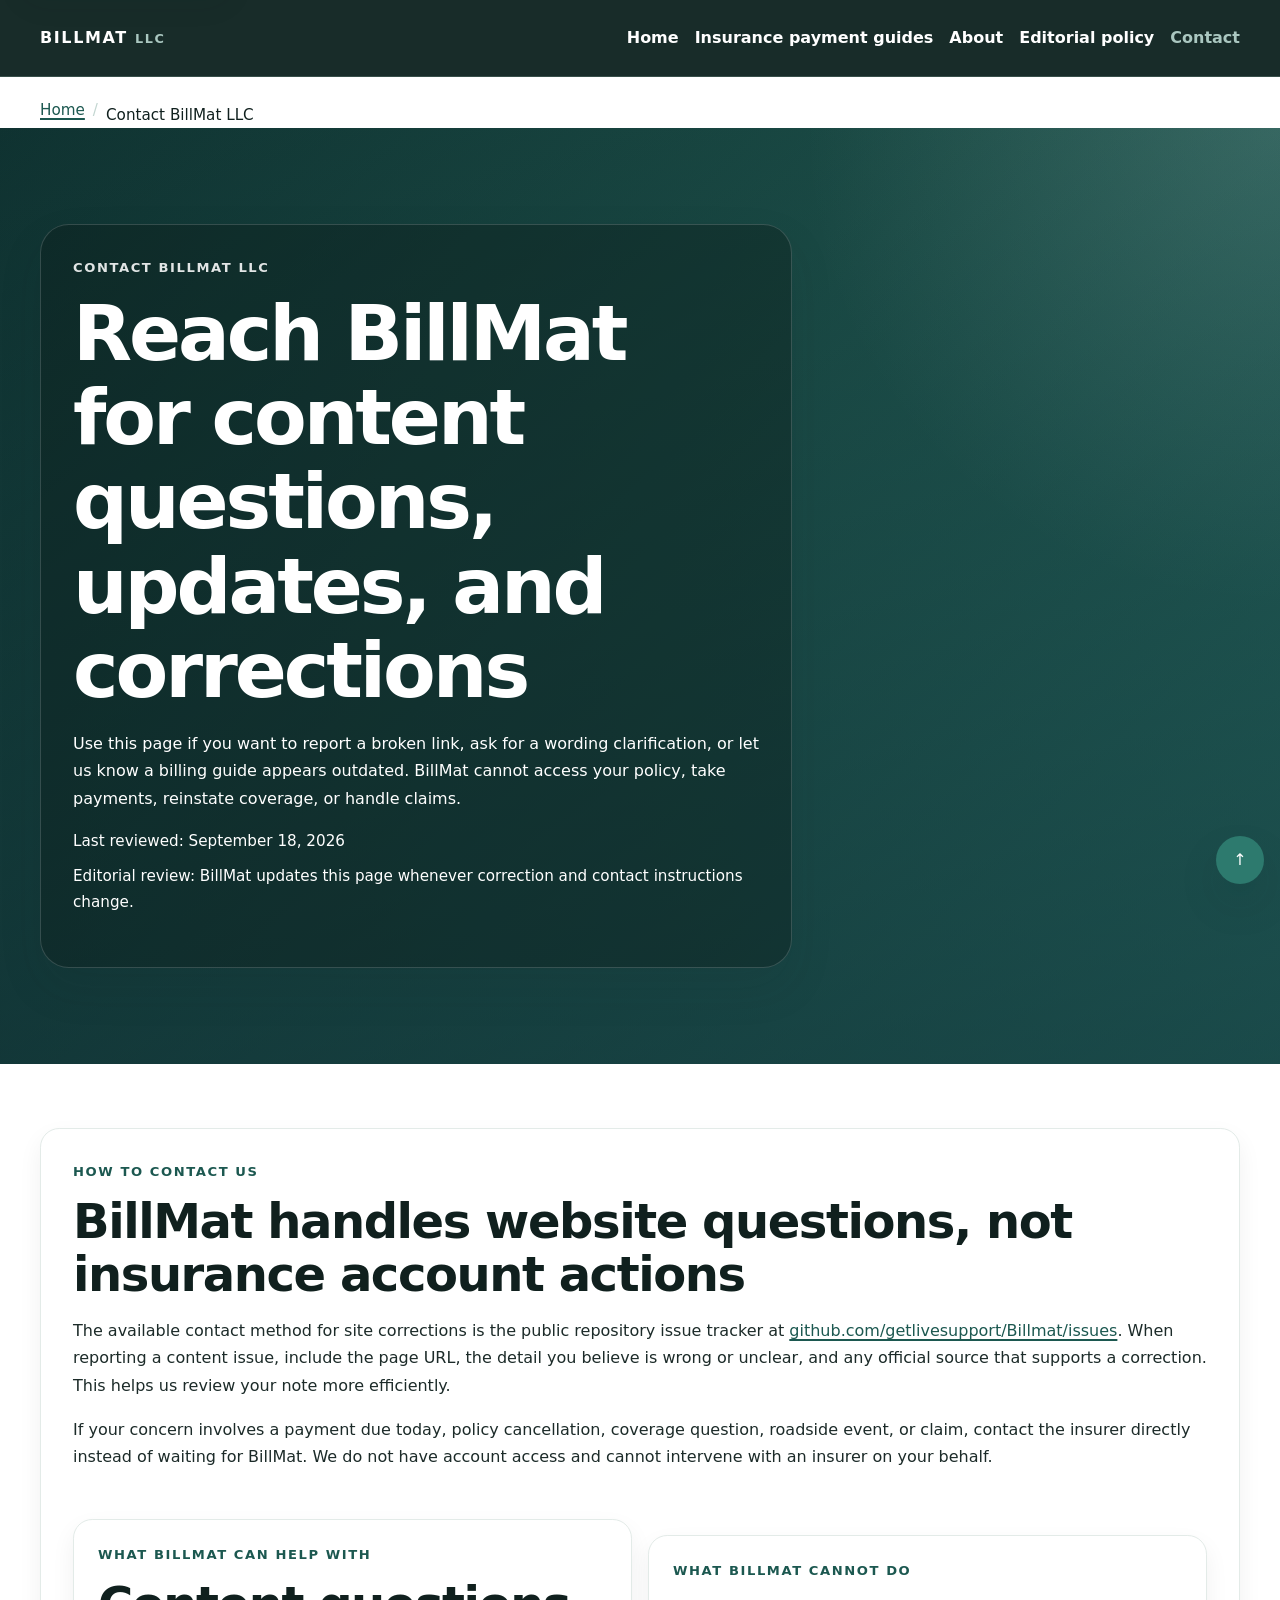
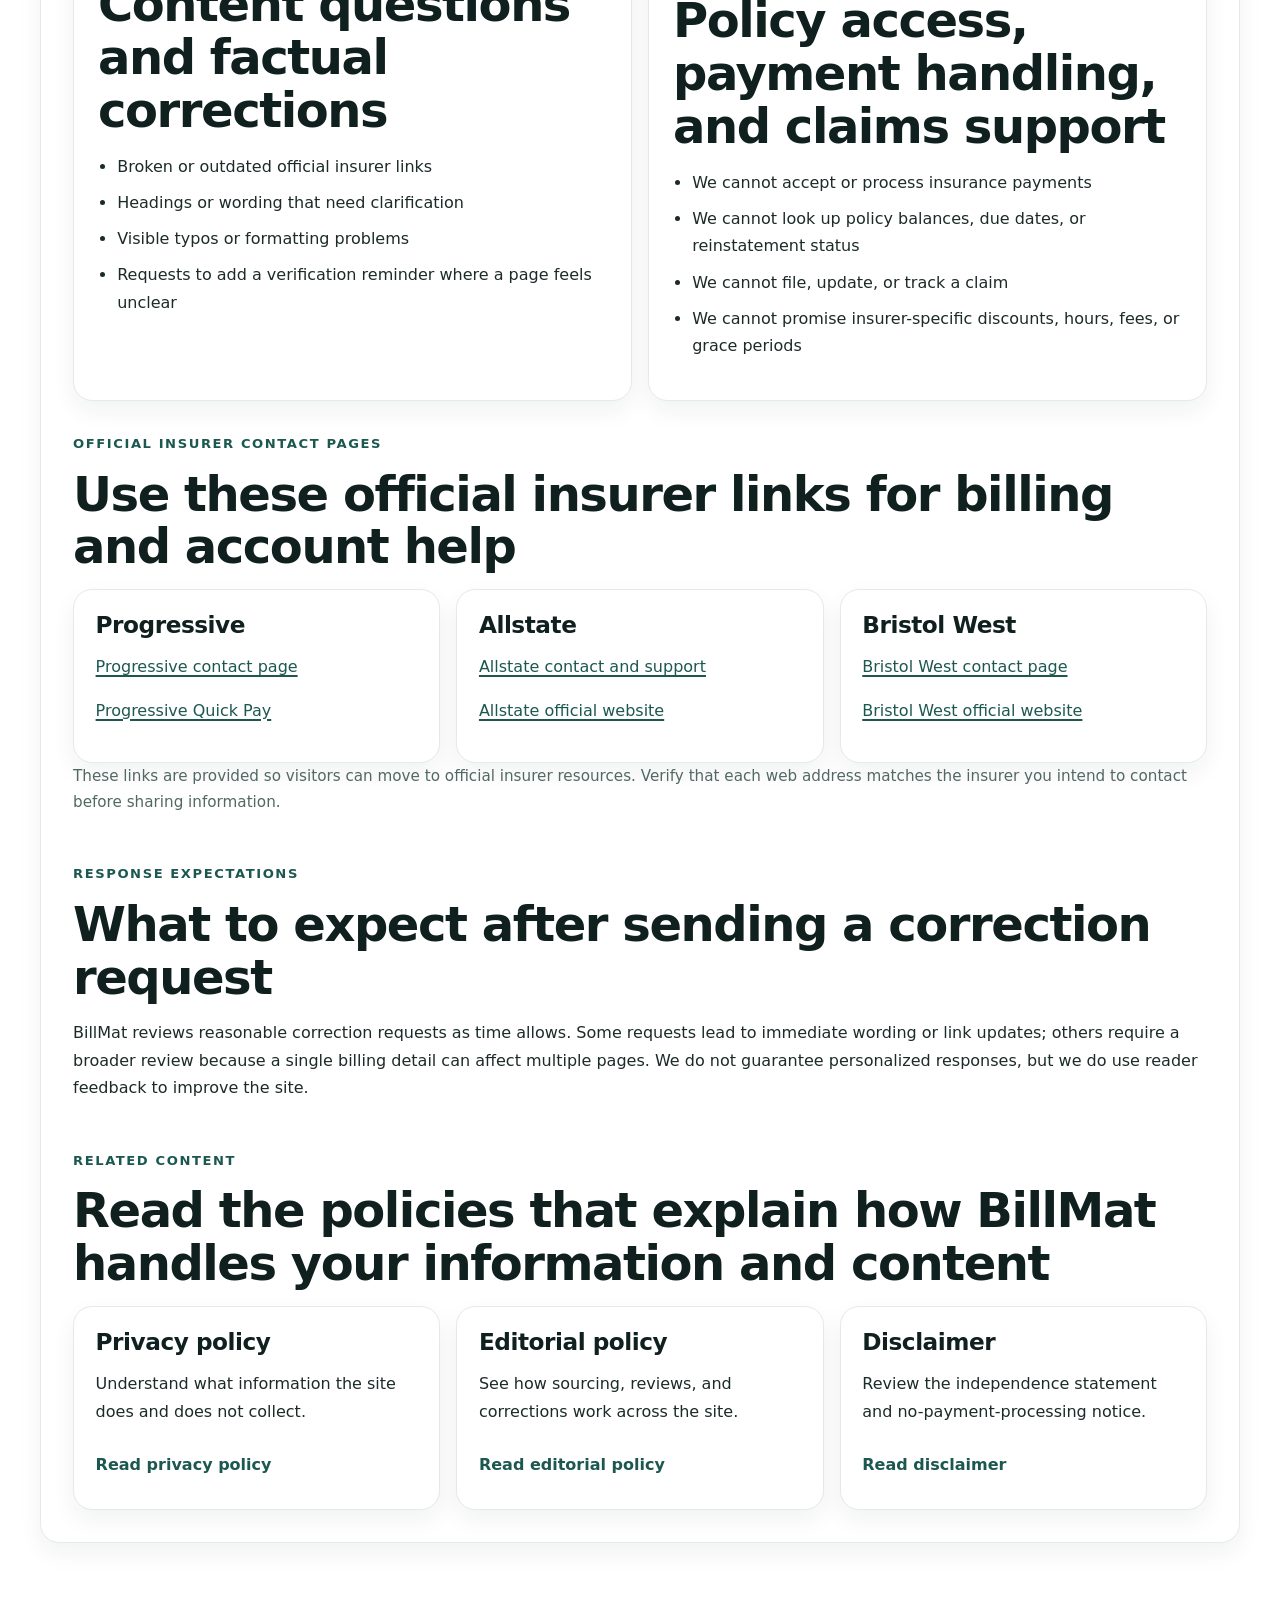
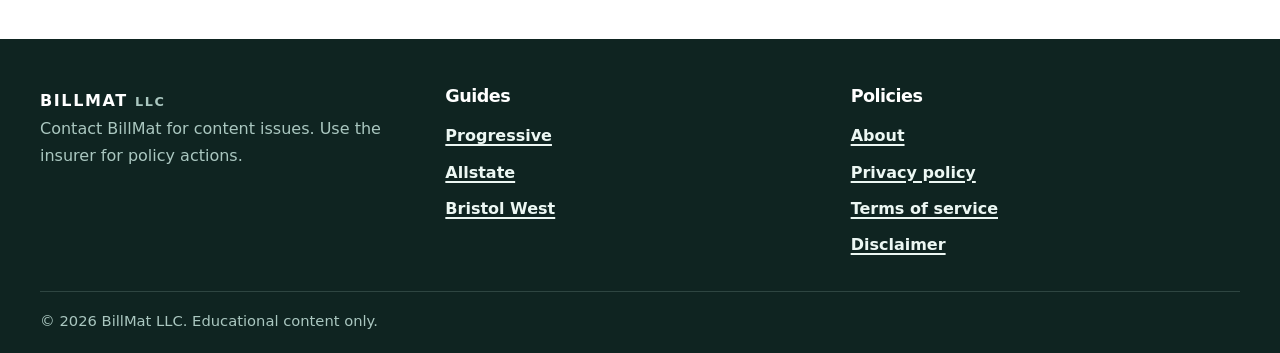
<file: contact.html>
<!doctype html>
<html lang="en">
<head>
  <meta charset="utf-8">
  <meta name="viewport" content="width=device-width, initial-scale=1">
  <title>Contact BillMat LLC | Content Questions</title>
  <meta name="description" content="Contact BillMat LLC about content questions, corrections, and website issues. BillMat cannot access policies, take payments, or handle claims.">
  <meta name="robots" content="index,follow,max-image-preview:large">
  <meta name="theme-color" content="#2d7a6e">
  <meta property="og:type" content="website"><meta property="og:title" content="Contact BillMat LLC | Content Questions"><meta property="og:description" content="Contact BillMat about content questions and corrections. BillMat cannot take payments or access policies."><meta property="og:url" content="https://getlivesupport.github.io/billmat/contact.html"><meta property="og:image" content="https://getlivesupport.github.io/billmat/assets/social-card.svg"><meta property="og:image:alt" content="BillMat LLC social card"><meta name="twitter:card" content="summary_large_image"><meta name="twitter:title" content="Contact BillMat LLC | Content Questions"><meta name="twitter:description" content="Contact BillMat about content questions and corrections. BillMat cannot take payments or access policies."><meta name="twitter:image" content="https://getlivesupport.github.io/billmat/assets/social-card.svg">
  <link rel="canonical" href="https://getlivesupport.github.io/billmat/contact.html">
  <link rel="icon" href="assets/favicon.svg" type="image/svg+xml"><link rel="manifest" href="site.webmanifest">
  <style>:root{color-scheme:light;--line:#cfe2db;--text:#16312e;--brand:#2d7a6e}*{box-sizing:border-box}html{font-family:Inter,ui-sans-serif,system-ui,-apple-system,BlinkMacSystemFont,"Segoe UI",sans-serif;scroll-behavior:smooth}body{margin:0;background:#f7fcfa;color:var(--text);font:400 1rem/1.65 system-ui,-apple-system,BlinkMacSystemFont,"Segoe UI",sans-serif}.container{width:min(75rem,calc(100% - 2rem));margin:0 auto}.skip-link{position:absolute;left:1rem;top:-3rem;z-index:100;padding:.8rem 1rem;border-radius:999px;background:#fff;color:#16312e;font-weight:700;text-decoration:none}.skip-link:focus{top:1rem}.site-header{position:sticky;top:0;z-index:50;background:rgba(247,252,250,.94);backdrop-filter:blur(12px);border-bottom:1px solid var(--line)}.nav-wrap{min-height:4.75rem;display:flex;align-items:center;justify-content:space-between;gap:1rem}.logo{text-decoration:none;color:var(--text);font-weight:900;letter-spacing:.1em}.logo span{color:var(--brand)}.site-nav{display:flex;gap:1rem;flex-wrap:wrap}.site-nav a{text-decoration:none;color:var(--text);font-weight:600}.menu-toggle{display:none}.breadcrumbs ol{display:flex;flex-wrap:wrap;gap:.5rem;list-style:none;padding:1rem 0 0;margin:0}.breadcrumbs li::after{content:"/";margin-left:.5rem;color:#9fc7bc}.breadcrumbs li:last-child::after{content:""}.page-hero{padding:clamp(3.25rem,8vw,6rem) 0;background:linear-gradient(135deg,#123a35,#20594f 50%,#2d7a6e);color:#fff}.page-hero .hero-box{max-width:47rem;padding:1.6rem;border-radius:1.8rem;background:rgba(12,27,26,.36);border:1px solid rgba(255,255,255,.16)}.eyebrow{text-transform:uppercase;letter-spacing:.12em;font-size:.82rem;font-weight:800;color:rgba(255,255,255,.88);margin:0 0 .75rem}h1{margin:0 0 1rem;font-size:clamp(2.35rem,6vw,4.1rem);line-height:1.05;letter-spacing:-.04em}p{margin:0 0 1rem}@media(max-width:52rem){.menu-toggle{display:inline-flex}.site-nav{display:none}.container{width:min(75rem,calc(100% - 1.25rem))}}</style>
  <link rel="stylesheet" href="css/style.css">
  <script src="js/main.js" defer></script>
  <script type="application/ld+json">{"@context":"https://schema.org","@graph":[{"@type":"ContactPage","name":"Contact BillMat LLC","url":"https://getlivesupport.github.io/billmat/contact.html","description":"How to contact BillMat LLC for content questions and corrections.","publisher":{"@type":"Organization","name":"BillMat LLC"}},{"@type":"BreadcrumbList","itemListElement":[{"@type":"ListItem","position":1,"name":"Home","item":"https://getlivesupport.github.io/billmat/"},{"@type":"ListItem","position":2,"name":"Contact BillMat LLC","item":"https://getlivesupport.github.io/billmat/contact.html"}]}]}</script>
</head>
<body>
  <a class="skip-link" href="#main-content">Skip to main content</a>
  <header class="site-header"><div class="container nav-wrap"><a class="logo" href="./" aria-label="BillMat LLC home">BILLMAT <span>LLC</span></a><button class="menu-toggle" type="button" aria-expanded="false" aria-controls="site-nav" aria-label="Toggle navigation">Menu</button><nav id="site-nav" class="site-nav" aria-label="Primary navigation"><a href="./">Home</a><a href="insurance-partners/">Insurance payment guides</a><a href="about.html">About</a><a href="editorial-policy.html">Editorial policy</a><a href="contact.html" aria-current="page">Contact</a></nav></div></header>
  <main id="main-content">
    <nav class="breadcrumbs container" aria-label="Breadcrumb"><ol><li><a href="./">Home</a></li><li><a aria-current="page" href="contact.html">Contact BillMat LLC</a></li></ol></nav>
    <section class="page-hero teal-hero"><div class="container"><div class="hero-box"><p class="eyebrow">Contact BillMat LLC</p><h1>Reach BillMat for content questions, updates, and corrections</h1><p>Use this page if you want to report a broken link, ask for a wording clarification, or let us know a billing guide appears outdated. BillMat cannot access your policy, take payments, reinstate coverage, or handle claims.</p><p class="last-reviewed"><span>Last reviewed: September 18, 2026</span><span>Editorial review: BillMat updates this page whenever correction and contact instructions change.</span></p></div></div></section>
    <section class="section-tight"><div class="container article-shell">
      <section><p class="eyebrow">How to contact us</p><h2>BillMat handles website questions, not insurance account actions</h2><p>The available contact method for site corrections is the public repository issue tracker at <a href="https://github.com/getlivesupport/Billmat/issues" target="_blank" rel="nofollow noopener" aria-label="Open the BillMat GitHub issues page in a new tab">github.com/getlivesupport/Billmat/issues</a>. When reporting a content issue, include the page URL, the detail you believe is wrong or unclear, and any official source that supports a correction. This helps us review your note more efficiently.</p><p>If your concern involves a payment due today, policy cancellation, coverage question, roadside event, or claim, contact the insurer directly instead of waiting for BillMat. We do not have account access and cannot intervene with an insurer on your behalf.</p></section>
      <section class="content-grid">
        <article class="surface-card"><p class="eyebrow">What BillMat can help with</p><h2>Content questions and factual corrections</h2><ul><li>Broken or outdated official insurer links</li><li>Headings or wording that need clarification</li><li>Visible typos or formatting problems</li><li>Requests to add a verification reminder where a page feels unclear</li></ul></article>
        <article class="surface-card"><p class="eyebrow">What BillMat cannot do</p><h2>Policy access, payment handling, and claims support</h2><ul><li>We cannot accept or process insurance payments</li><li>We cannot look up policy balances, due dates, or reinstatement status</li><li>We cannot file, update, or track a claim</li><li>We cannot promise insurer-specific discounts, hours, fees, or grace periods</li></ul></article>
      </section>
      <section><p class="eyebrow">Official insurer contact pages</p><h2>Use these official insurer links for billing and account help</h2><div class="contact-grid"><article class="contact-card"><h3>Progressive</h3><p><a href="https://www.progressive.com/contact-us/" target="_blank" rel="nofollow noopener" aria-label="Open Progressive contact page in a new tab">Progressive contact page</a></p><p><a href="https://account.progressive.com/access/ez-payment" target="_blank" rel="nofollow noopener" aria-label="Open Progressive Quick Pay in a new tab">Progressive Quick Pay</a></p></article><article class="contact-card"><h3>Allstate</h3><p><a href="https://www.allstate.com/contact-support" target="_blank" rel="nofollow noopener" aria-label="Open Allstate contact and support page in a new tab">Allstate contact and support</a></p><p><a href="https://www.allstate.com/" target="_blank" rel="nofollow noopener" aria-label="Open Allstate official website in a new tab">Allstate official website</a></p></article><article class="contact-card"><h3>Bristol West</h3><p><a href="https://www.bristolwest.com/home/contact-us" target="_blank" rel="nofollow noopener" aria-label="Open Bristol West contact page in a new tab">Bristol West contact page</a></p><p><a href="https://www.bristolwest.com/" target="_blank" rel="nofollow noopener" aria-label="Open Bristol West official website in a new tab">Bristol West official website</a></p></article></div><p class="small">These links are provided so visitors can move to official insurer resources. Verify that each web address matches the insurer you intend to contact before sharing information.</p></section>
      <section><p class="eyebrow">Response expectations</p><h2>What to expect after sending a correction request</h2><p>BillMat reviews reasonable correction requests as time allows. Some requests lead to immediate wording or link updates; others require a broader review because a single billing detail can affect multiple pages. We do not guarantee personalized responses, but we do use reader feedback to improve the site.</p></section>
      <section><p class="eyebrow">Related content</p><h2>Read the policies that explain how BillMat handles your information and content</h2><div class="related-grid"><article class="related-card"><h3>Privacy policy</h3><p>Understand what information the site does and does not collect.</p><a class="text-button" href="privacy-policy.html">Read privacy policy</a></article><article class="related-card"><h3>Editorial policy</h3><p>See how sourcing, reviews, and corrections work across the site.</p><a class="text-button" href="editorial-policy.html">Read editorial policy</a></article><article class="related-card"><h3>Disclaimer</h3><p>Review the independence statement and no-payment-processing notice.</p><a class="text-button" href="disclaimer.html">Read disclaimer</a></article></div></section>
    </div></section>
  </main>
  <footer class="site-footer"><div class="container footer-grid"><div><a class="logo" href="./">BILLMAT <span>LLC</span></a><p class="footer-note">Contact BillMat for content issues. Use the insurer for policy actions.</p></div><div><h2>Guides</h2><div class="footer-links"><a href="insurance-partners/progressive.html">Progressive</a><a href="insurance-partners/allstate.html">Allstate</a><a href="insurance-partners/bristol-west.html">Bristol West</a></div></div><div><h2>Policies</h2><div class="footer-links"><a href="about.html">About</a><a href="privacy-policy.html">Privacy policy</a><a href="terms-of-service.html">Terms of service</a><a href="disclaimer.html">Disclaimer</a></div></div></div><div class="container copyright">© 2026 BillMat LLC. Educational content only.</div></footer>
  <a class="back-to-top" href="#main-content" aria-label="Back to top">↑</a>
</body>
</html>
</file>
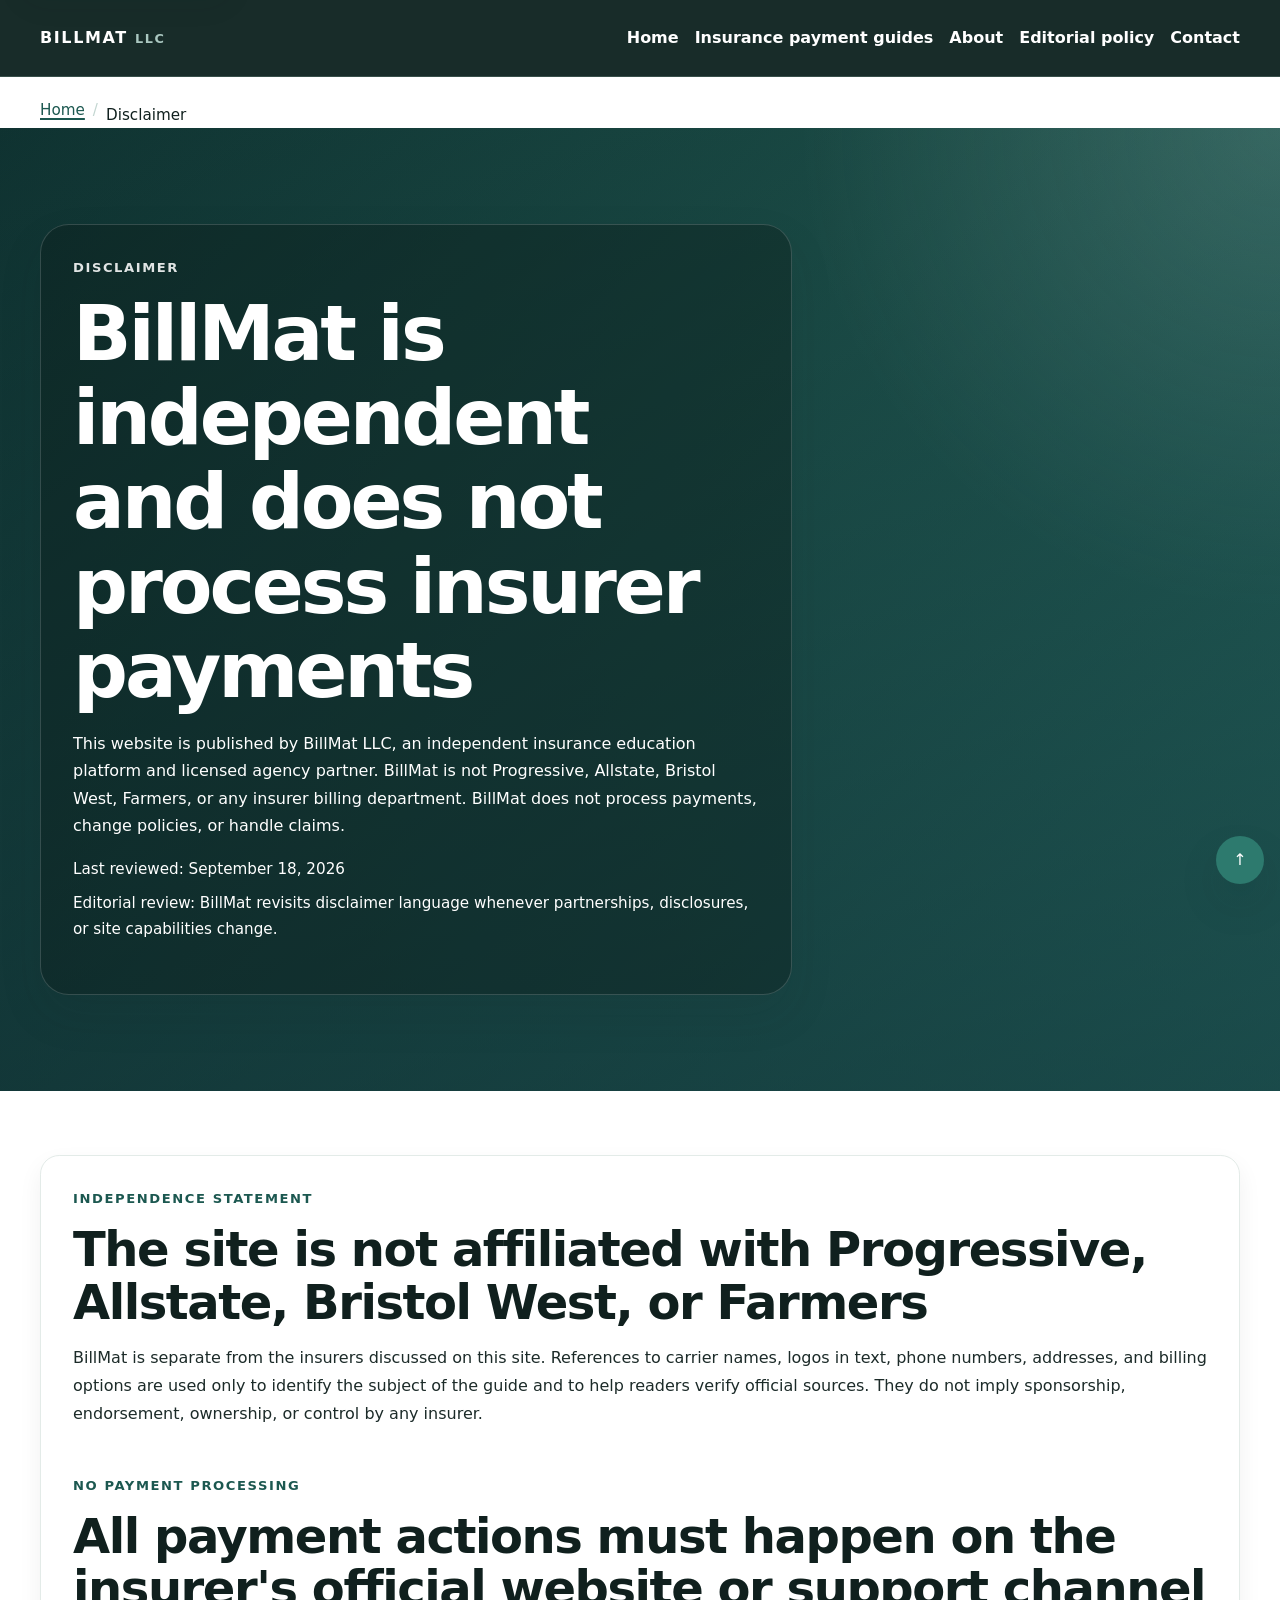
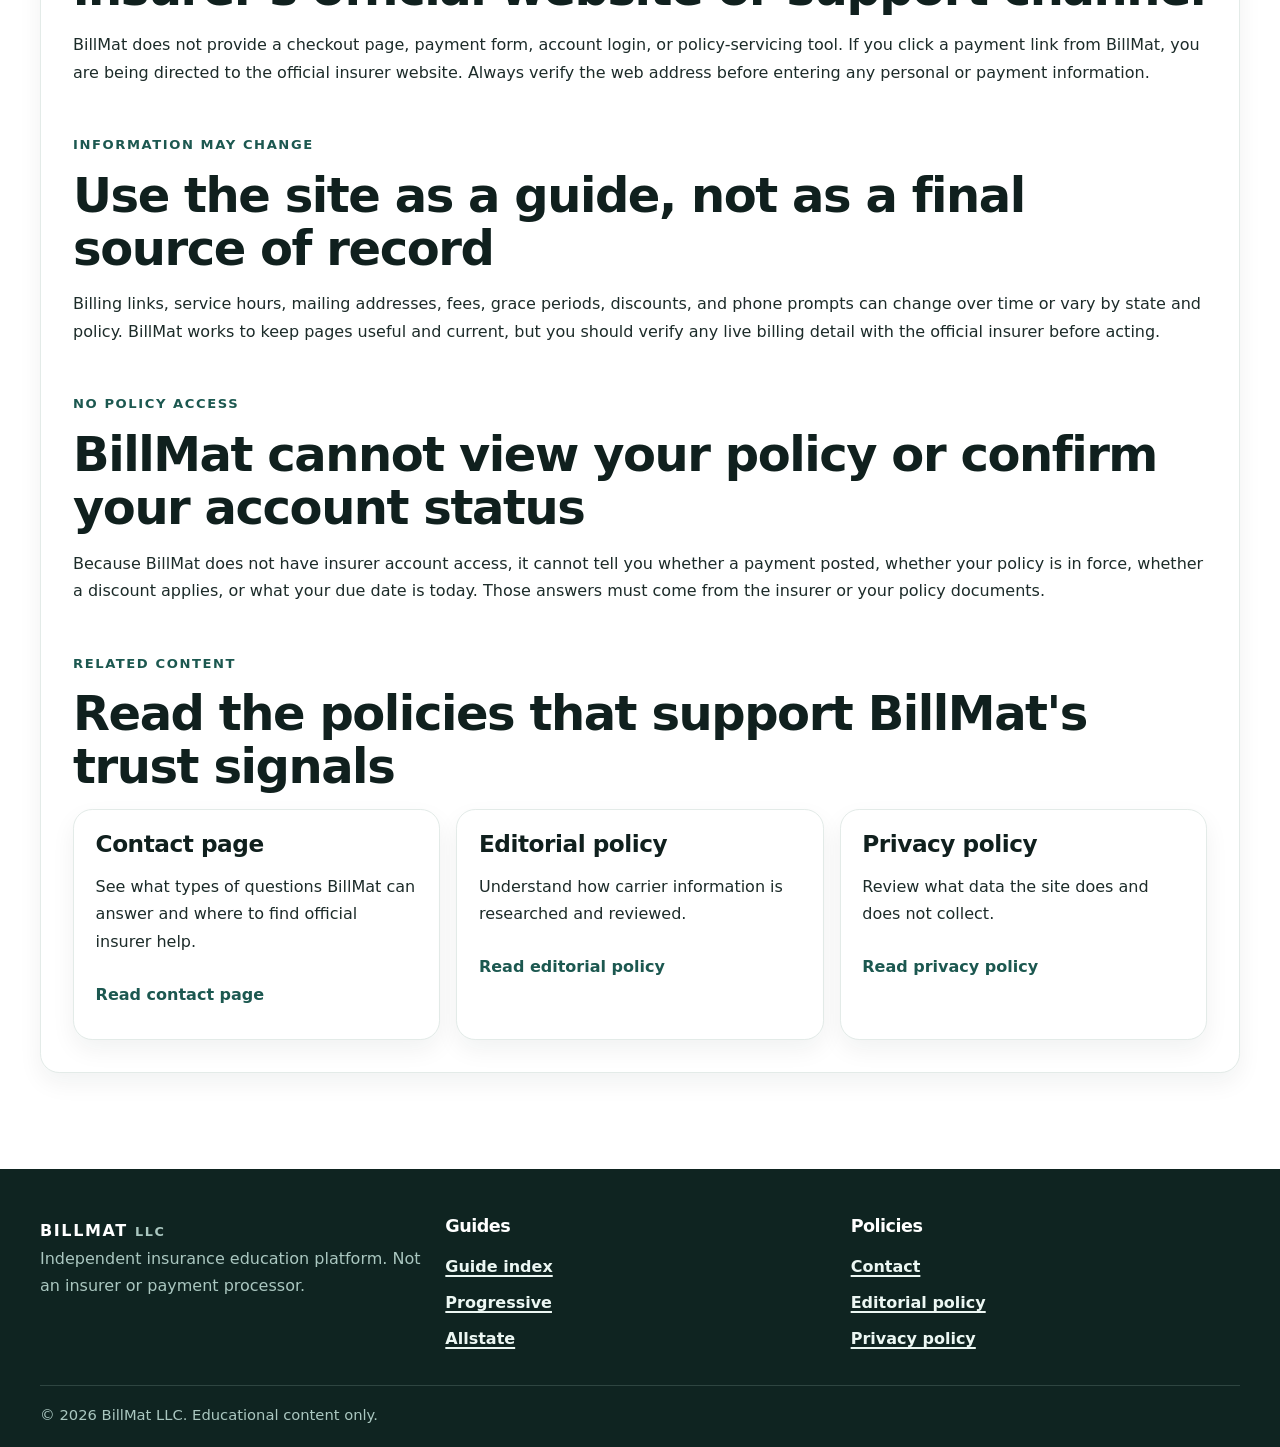
<file: disclaimer.html>
<!doctype html>
<html lang="en">
<head>
  <meta charset="utf-8"><meta name="viewport" content="width=device-width, initial-scale=1">
  <title>Disclaimer | BillMat LLC</title>
  <meta name="description" content="Read the BillMat LLC disclaimer stating the site is independent, not affiliated with insurers, and does not process payments.">
  <meta name="robots" content="index,follow,max-image-preview:large"><meta name="theme-color" content="#2d7a6e"><meta property="og:type" content="website"><meta property="og:title" content="Disclaimer | BillMat LLC"><meta property="og:description" content="Read the BillMat LLC independence and no-payment-processing disclaimer."><meta property="og:url" content="https://getlivesupport.github.io/billmat/disclaimer.html"><meta property="og:image" content="https://getlivesupport.github.io/billmat/assets/social-card.svg"><meta property="og:image:alt" content="BillMat LLC social card"><meta name="twitter:card" content="summary_large_image"><meta name="twitter:title" content="Disclaimer | BillMat LLC"><meta name="twitter:description" content="Read the BillMat LLC independence and no-payment-processing disclaimer."><meta name="twitter:image" content="https://getlivesupport.github.io/billmat/assets/social-card.svg">
  <link rel="canonical" href="https://getlivesupport.github.io/billmat/disclaimer.html"><link rel="icon" href="assets/favicon.svg" type="image/svg+xml"><link rel="manifest" href="site.webmanifest">
  <style>:root{color-scheme:light;--line:#cfe2db;--text:#16312e;--brand:#2d7a6e}*{box-sizing:border-box}html{font-family:Inter,ui-sans-serif,system-ui,-apple-system,BlinkMacSystemFont,"Segoe UI",sans-serif;scroll-behavior:smooth}body{margin:0;background:#f7fcfa;color:var(--text);font:400 1rem/1.65 system-ui,-apple-system,BlinkMacSystemFont,"Segoe UI",sans-serif}.container{width:min(75rem,calc(100% - 2rem));margin:0 auto}.skip-link{position:absolute;left:1rem;top:-3rem;z-index:100;padding:.8rem 1rem;border-radius:999px;background:#fff;color:#16312e;font-weight:700;text-decoration:none}.skip-link:focus{top:1rem}.site-header{position:sticky;top:0;z-index:50;background:rgba(247,252,250,.94);backdrop-filter:blur(12px);border-bottom:1px solid var(--line)}.nav-wrap{min-height:4.75rem;display:flex;align-items:center;justify-content:space-between;gap:1rem}.logo{text-decoration:none;color:var(--text);font-weight:900;letter-spacing:.1em}.logo span{color:var(--brand)}.site-nav{display:flex;gap:1rem;flex-wrap:wrap}.site-nav a{text-decoration:none;color:var(--text);font-weight:600}.menu-toggle{display:none}.breadcrumbs ol{display:flex;flex-wrap:wrap;gap:.5rem;list-style:none;padding:1rem 0 0;margin:0}.breadcrumbs li::after{content:"/";margin-left:.5rem;color:#9fc7bc}.breadcrumbs li:last-child::after{content:""}.page-hero{padding:clamp(3.25rem,8vw,6rem) 0;background:linear-gradient(135deg,#123a35,#20594f 50%,#2d7a6e);color:#fff}.page-hero .hero-box{max-width:47rem;padding:1.6rem;border-radius:1.8rem;background:rgba(12,27,26,.36);border:1px solid rgba(255,255,255,.16)}.eyebrow{text-transform:uppercase;letter-spacing:.12em;font-size:.82rem;font-weight:800;color:rgba(255,255,255,.88);margin:0 0 .75rem}h1{margin:0 0 1rem;font-size:clamp(2.35rem,6vw,4.1rem);line-height:1.05;letter-spacing:-.04em}p{margin:0 0 1rem}@media(max-width:52rem){.menu-toggle{display:inline-flex}.site-nav{display:none}.container{width:min(75rem,calc(100% - 1.25rem))}}</style>
  <link rel="stylesheet" href="css/style.css"><script src="js/main.js" defer></script>
  <script type="application/ld+json">{"@context":"https://schema.org","@graph":[{"@type":"WebPage","name":"Disclaimer","url":"https://getlivesupport.github.io/billmat/disclaimer.html","description":"BillMat LLC disclaimer page.","publisher":{"@type":"Organization","name":"BillMat LLC"}},{"@type":"BreadcrumbList","itemListElement":[{"@type":"ListItem","position":1,"name":"Home","item":"https://getlivesupport.github.io/billmat/"},{"@type":"ListItem","position":2,"name":"Disclaimer","item":"https://getlivesupport.github.io/billmat/disclaimer.html"}]}]}</script>
</head>
<body>
  <a class="skip-link" href="#main-content">Skip to main content</a>
  <header class="site-header"><div class="container nav-wrap"><a class="logo" href="./" aria-label="BillMat LLC home">BILLMAT <span>LLC</span></a><button class="menu-toggle" type="button" aria-expanded="false" aria-controls="site-nav" aria-label="Toggle navigation">Menu</button><nav id="site-nav" class="site-nav" aria-label="Primary navigation"><a href="./">Home</a><a href="insurance-partners/">Insurance payment guides</a><a href="about.html">About</a><a href="editorial-policy.html">Editorial policy</a><a href="contact.html">Contact</a></nav></div></header>
  <main id="main-content">
    <nav class="breadcrumbs container" aria-label="Breadcrumb"><ol><li><a href="./">Home</a></li><li><a aria-current="page" href="disclaimer.html">Disclaimer</a></li></ol></nav>
    <section class="page-hero teal-hero"><div class="container"><div class="hero-box"><p class="eyebrow">Disclaimer</p><h1>BillMat is independent and does not process insurer payments</h1><p>This website is published by BillMat LLC, an independent insurance education platform and licensed agency partner. BillMat is not Progressive, Allstate, Bristol West, Farmers, or any insurer billing department. BillMat does not process payments, change policies, or handle claims.</p><p class="last-reviewed"><span>Last reviewed: September 18, 2026</span><span>Editorial review: BillMat revisits disclaimer language whenever partnerships, disclosures, or site capabilities change.</span></p></div></div></section>
    <section class="section-tight"><div class="container article-shell">
      <section><p class="eyebrow">Independence statement</p><h2>The site is not affiliated with Progressive, Allstate, Bristol West, or Farmers</h2><p>BillMat is separate from the insurers discussed on this site. References to carrier names, logos in text, phone numbers, addresses, and billing options are used only to identify the subject of the guide and to help readers verify official sources. They do not imply sponsorship, endorsement, ownership, or control by any insurer.</p></section>
      <section><p class="eyebrow">No payment processing</p><h2>All payment actions must happen on the insurer's official website or support channel</h2><p>BillMat does not provide a checkout page, payment form, account login, or policy-servicing tool. If you click a payment link from BillMat, you are being directed to the official insurer website. Always verify the web address before entering any personal or payment information.</p></section>
      <section><p class="eyebrow">Information may change</p><h2>Use the site as a guide, not as a final source of record</h2><p>Billing links, service hours, mailing addresses, fees, grace periods, discounts, and phone prompts can change over time or vary by state and policy. BillMat works to keep pages useful and current, but you should verify any live billing detail with the official insurer before acting.</p></section>
      <section><p class="eyebrow">No policy access</p><h2>BillMat cannot view your policy or confirm your account status</h2><p>Because BillMat does not have insurer account access, it cannot tell you whether a payment posted, whether your policy is in force, whether a discount applies, or what your due date is today. Those answers must come from the insurer or your policy documents.</p></section>
      <section><p class="eyebrow">Related content</p><h2>Read the policies that support BillMat's trust signals</h2><div class="related-grid"><article class="related-card"><h3>Contact page</h3><p>See what types of questions BillMat can answer and where to find official insurer help.</p><a class="text-button" href="contact.html">Read contact page</a></article><article class="related-card"><h3>Editorial policy</h3><p>Understand how carrier information is researched and reviewed.</p><a class="text-button" href="editorial-policy.html">Read editorial policy</a></article><article class="related-card"><h3>Privacy policy</h3><p>Review what data the site does and does not collect.</p><a class="text-button" href="privacy-policy.html">Read privacy policy</a></article></div></section>
    </div></section>
  </main>
  <footer class="site-footer"><div class="container footer-grid"><div><a class="logo" href="./">BILLMAT <span>LLC</span></a><p class="footer-note">Independent insurance education platform. Not an insurer or payment processor.</p></div><div><h2>Guides</h2><div class="footer-links"><a href="insurance-partners/">Guide index</a><a href="insurance-partners/progressive.html">Progressive</a><a href="insurance-partners/allstate.html">Allstate</a></div></div><div><h2>Policies</h2><div class="footer-links"><a href="contact.html">Contact</a><a href="editorial-policy.html">Editorial policy</a><a href="privacy-policy.html">Privacy policy</a></div></div></div><div class="container copyright">© 2026 BillMat LLC. Educational content only.</div></footer>
  <a class="back-to-top" href="#main-content" aria-label="Back to top">↑</a>
</body>
</html>
</file>
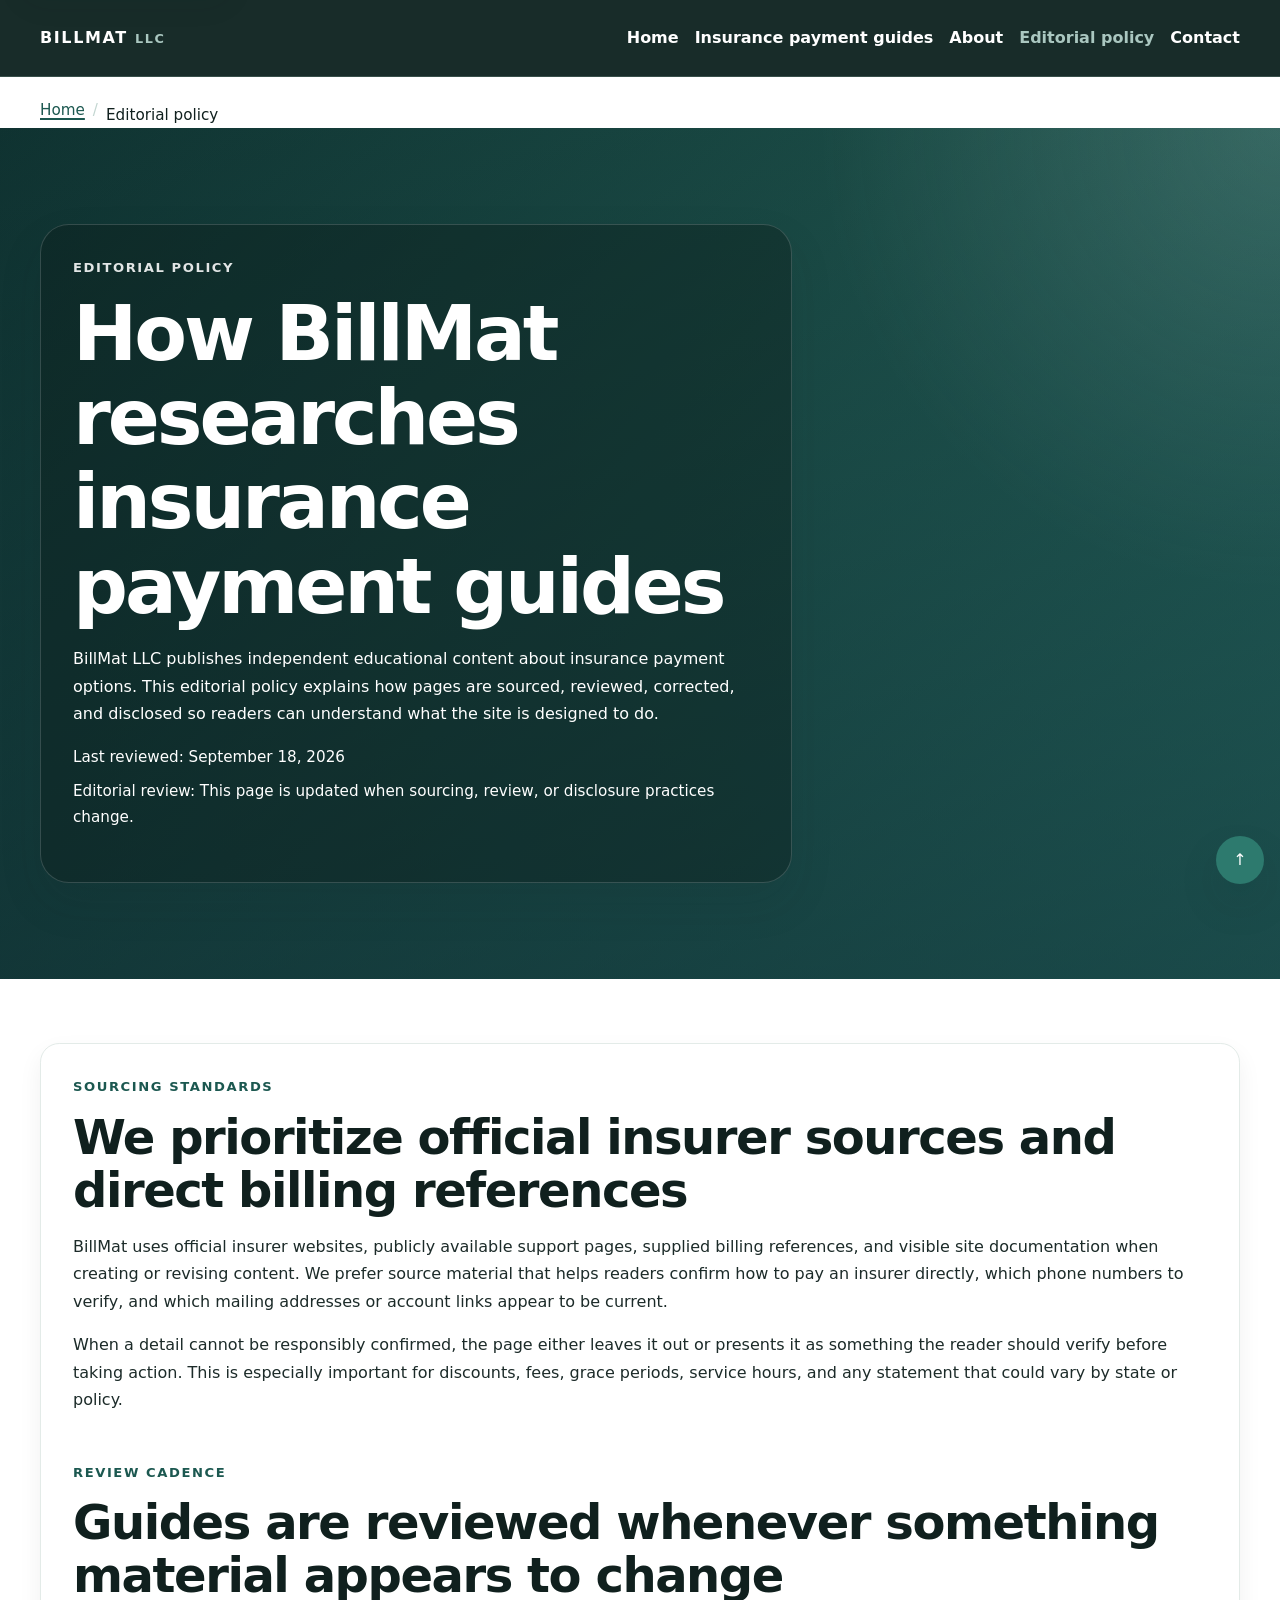
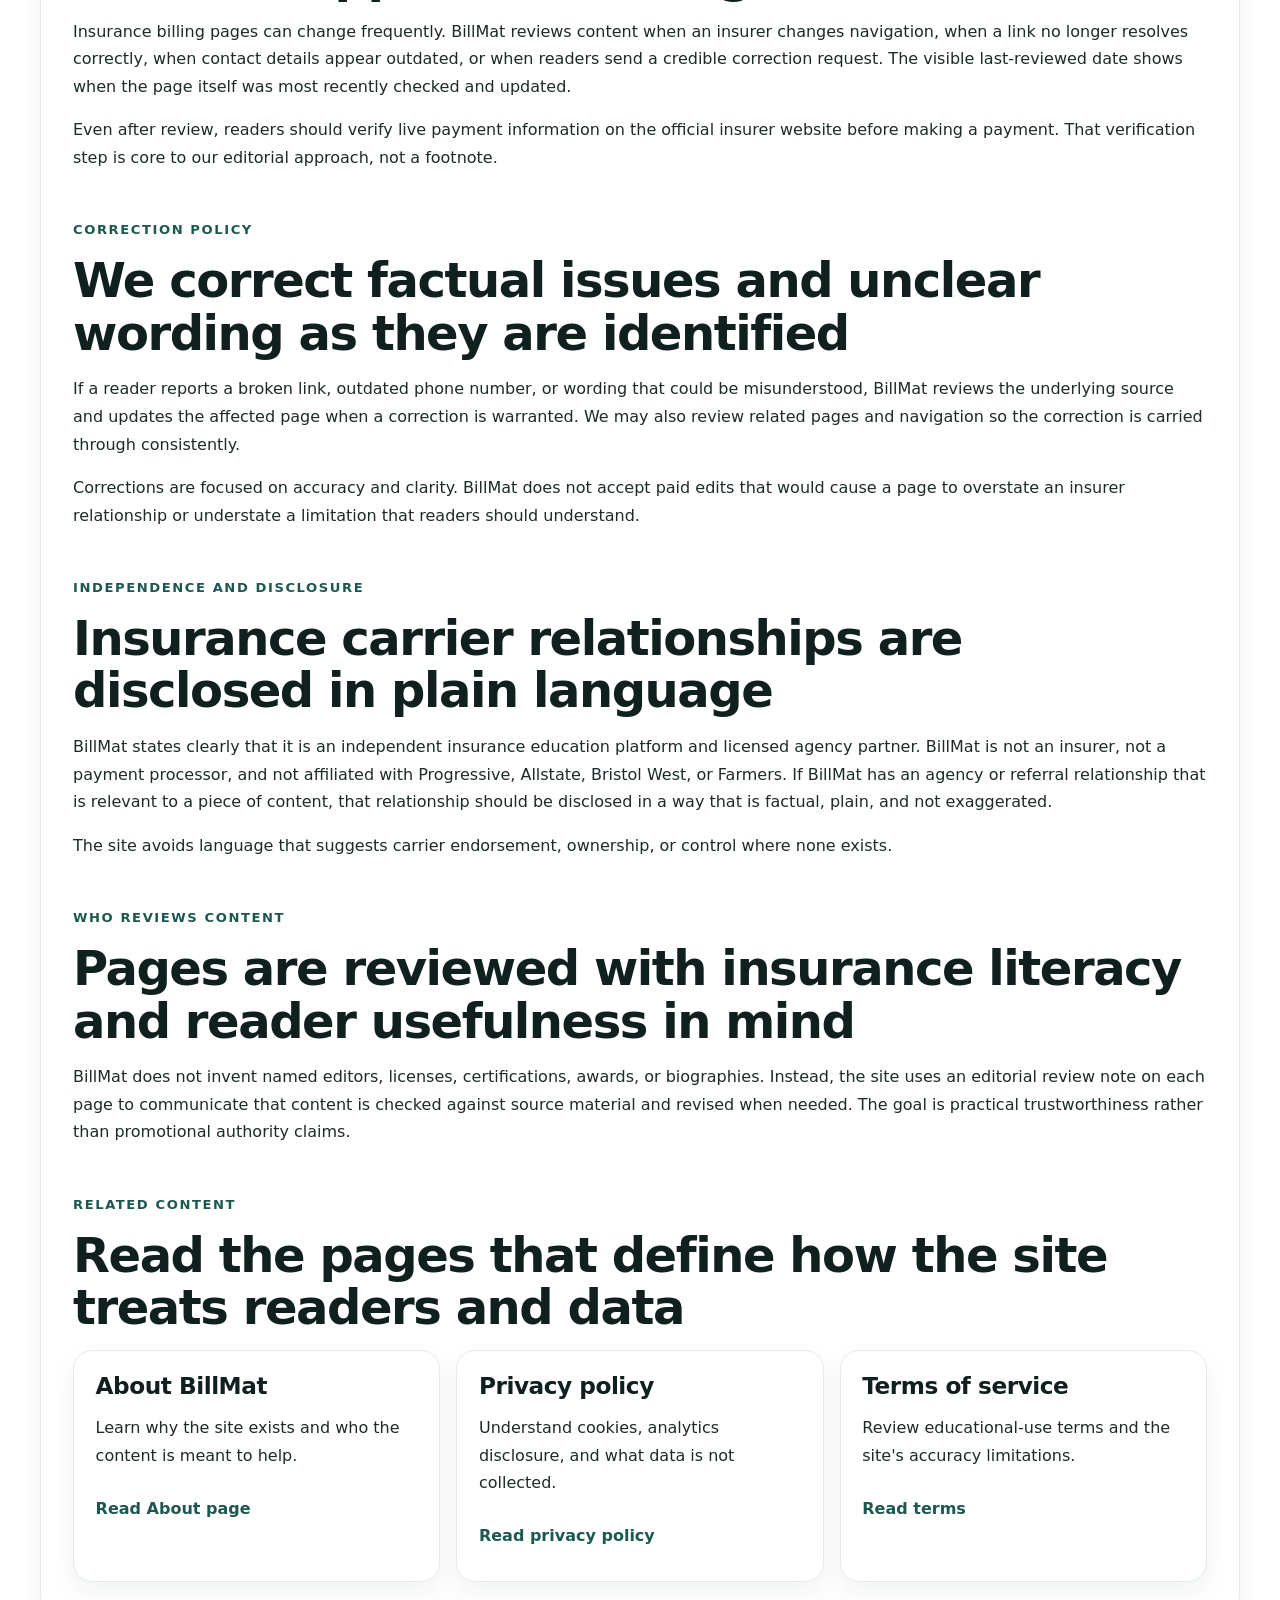
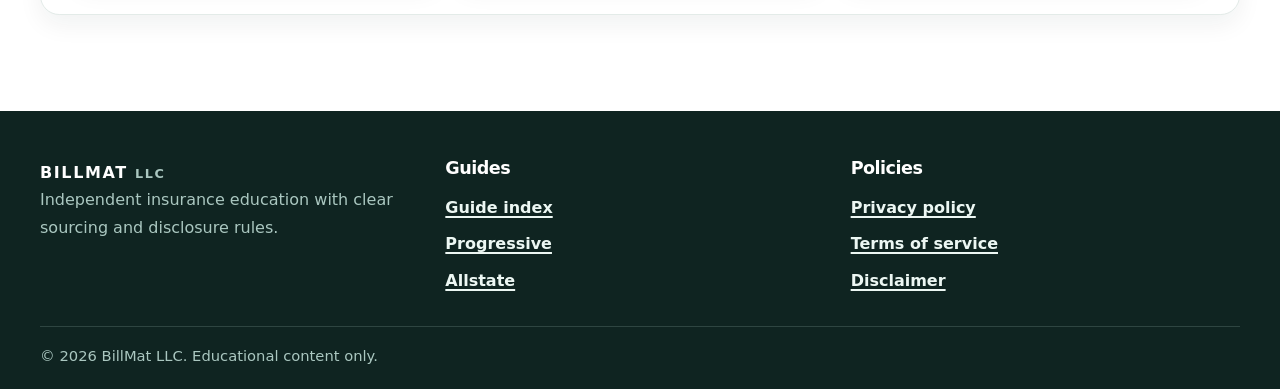
<file: editorial-policy.html>
<!doctype html>
<html lang="en">
<head>
  <meta charset="utf-8"><meta name="viewport" content="width=device-width, initial-scale=1">
  <title>Editorial Policy | BillMat LLC</title>
  <meta name="description" content="Read BillMat LLC's editorial policy, sourcing standards, review cadence, correction policy, and independence disclosures.">
  <meta name="robots" content="index,follow,max-image-preview:large"><meta name="theme-color" content="#2d7a6e">
  <meta property="og:type" content="website"><meta property="og:title" content="Editorial Policy | BillMat LLC"><meta property="og:description" content="Read BillMat LLC's sourcing standards, review cadence, and disclosure practices."><meta property="og:url" content="https://getlivesupport.github.io/billmat/editorial-policy.html"><meta property="og:image" content="https://getlivesupport.github.io/billmat/assets/social-card.svg"><meta property="og:image:alt" content="BillMat LLC social card"><meta name="twitter:card" content="summary_large_image"><meta name="twitter:title" content="Editorial Policy | BillMat LLC"><meta name="twitter:description" content="Read BillMat LLC's sourcing standards, review cadence, and disclosure practices."><meta name="twitter:image" content="https://getlivesupport.github.io/billmat/assets/social-card.svg">
  <link rel="canonical" href="https://getlivesupport.github.io/billmat/editorial-policy.html"><link rel="icon" href="assets/favicon.svg" type="image/svg+xml"><link rel="manifest" href="site.webmanifest">
  <style>:root{color-scheme:light;--line:#cfe2db;--text:#16312e;--brand:#2d7a6e}*{box-sizing:border-box}html{font-family:Inter,ui-sans-serif,system-ui,-apple-system,BlinkMacSystemFont,"Segoe UI",sans-serif;scroll-behavior:smooth}body{margin:0;background:#f7fcfa;color:var(--text);font:400 1rem/1.65 system-ui,-apple-system,BlinkMacSystemFont,"Segoe UI",sans-serif}.container{width:min(75rem,calc(100% - 2rem));margin:0 auto}.skip-link{position:absolute;left:1rem;top:-3rem;z-index:100;padding:.8rem 1rem;border-radius:999px;background:#fff;color:#16312e;font-weight:700;text-decoration:none}.skip-link:focus{top:1rem}.site-header{position:sticky;top:0;z-index:50;background:rgba(247,252,250,.94);backdrop-filter:blur(12px);border-bottom:1px solid var(--line)}.nav-wrap{min-height:4.75rem;display:flex;align-items:center;justify-content:space-between;gap:1rem}.logo{text-decoration:none;color:var(--text);font-weight:900;letter-spacing:.1em}.logo span{color:var(--brand)}.site-nav{display:flex;gap:1rem;flex-wrap:wrap}.site-nav a{text-decoration:none;color:var(--text);font-weight:600}.menu-toggle{display:none}.breadcrumbs ol{display:flex;flex-wrap:wrap;gap:.5rem;list-style:none;padding:1rem 0 0;margin:0}.breadcrumbs li::after{content:"/";margin-left:.5rem;color:#9fc7bc}.breadcrumbs li:last-child::after{content:""}.page-hero{padding:clamp(3.25rem,8vw,6rem) 0;background:linear-gradient(135deg,#123a35,#20594f 50%,#2d7a6e);color:#fff}.page-hero .hero-box{max-width:47rem;padding:1.6rem;border-radius:1.8rem;background:rgba(12,27,26,.36);border:1px solid rgba(255,255,255,.16)}.eyebrow{text-transform:uppercase;letter-spacing:.12em;font-size:.82rem;font-weight:800;color:rgba(255,255,255,.88);margin:0 0 .75rem}h1{margin:0 0 1rem;font-size:clamp(2.35rem,6vw,4.1rem);line-height:1.05;letter-spacing:-.04em}p{margin:0 0 1rem}@media(max-width:52rem){.menu-toggle{display:inline-flex}.site-nav{display:none}.container{width:min(75rem,calc(100% - 1.25rem))}}</style>
  <link rel="stylesheet" href="css/style.css"><script src="js/main.js" defer></script>
  <script type="application/ld+json">{"@context":"https://schema.org","@graph":[{"@type":"WebPage","name":"Editorial Policy","url":"https://getlivesupport.github.io/billmat/editorial-policy.html","description":"BillMat LLC editorial policy for insurance payment guides.","publisher":{"@type":"Organization","name":"BillMat LLC"}},{"@type":"BreadcrumbList","itemListElement":[{"@type":"ListItem","position":1,"name":"Home","item":"https://getlivesupport.github.io/billmat/"},{"@type":"ListItem","position":2,"name":"Editorial Policy","item":"https://getlivesupport.github.io/billmat/editorial-policy.html"}]}]}</script>
</head>
<body>
  <a class="skip-link" href="#main-content">Skip to main content</a>
  <header class="site-header"><div class="container nav-wrap"><a class="logo" href="./" aria-label="BillMat LLC home">BILLMAT <span>LLC</span></a><button class="menu-toggle" type="button" aria-expanded="false" aria-controls="site-nav" aria-label="Toggle navigation">Menu</button><nav id="site-nav" class="site-nav" aria-label="Primary navigation"><a href="./">Home</a><a href="insurance-partners/">Insurance payment guides</a><a href="about.html">About</a><a href="editorial-policy.html" aria-current="page">Editorial policy</a><a href="contact.html">Contact</a></nav></div></header>
  <main id="main-content">
    <nav class="breadcrumbs container" aria-label="Breadcrumb"><ol><li><a href="./">Home</a></li><li><a aria-current="page" href="editorial-policy.html">Editorial policy</a></li></ol></nav>
    <section class="page-hero teal-hero"><div class="container"><div class="hero-box"><p class="eyebrow">Editorial policy</p><h1>How BillMat researches insurance payment guides</h1><p>BillMat LLC publishes independent educational content about insurance payment options. This editorial policy explains how pages are sourced, reviewed, corrected, and disclosed so readers can understand what the site is designed to do.</p><p class="last-reviewed"><span>Last reviewed: September 18, 2026</span><span>Editorial review: This page is updated when sourcing, review, or disclosure practices change.</span></p></div></div></section>
    <section class="section-tight"><div class="container article-shell">
      <section><p class="eyebrow">Sourcing standards</p><h2>We prioritize official insurer sources and direct billing references</h2><p>BillMat uses official insurer websites, publicly available support pages, supplied billing references, and visible site documentation when creating or revising content. We prefer source material that helps readers confirm how to pay an insurer directly, which phone numbers to verify, and which mailing addresses or account links appear to be current.</p><p>When a detail cannot be responsibly confirmed, the page either leaves it out or presents it as something the reader should verify before taking action. This is especially important for discounts, fees, grace periods, service hours, and any statement that could vary by state or policy.</p></section>
      <section><p class="eyebrow">Review cadence</p><h2>Guides are reviewed whenever something material appears to change</h2><p>Insurance billing pages can change frequently. BillMat reviews content when an insurer changes navigation, when a link no longer resolves correctly, when contact details appear outdated, or when readers send a credible correction request. The visible last-reviewed date shows when the page itself was most recently checked and updated.</p><p>Even after review, readers should verify live payment information on the official insurer website before making a payment. That verification step is core to our editorial approach, not a footnote.</p></section>
      <section><p class="eyebrow">Correction policy</p><h2>We correct factual issues and unclear wording as they are identified</h2><p>If a reader reports a broken link, outdated phone number, or wording that could be misunderstood, BillMat reviews the underlying source and updates the affected page when a correction is warranted. We may also review related pages and navigation so the correction is carried through consistently.</p><p>Corrections are focused on accuracy and clarity. BillMat does not accept paid edits that would cause a page to overstate an insurer relationship or understate a limitation that readers should understand.</p></section>
      <section><p class="eyebrow">Independence and disclosure</p><h2>Insurance carrier relationships are disclosed in plain language</h2><p>BillMat states clearly that it is an independent insurance education platform and licensed agency partner. BillMat is not an insurer, not a payment processor, and not affiliated with Progressive, Allstate, Bristol West, or Farmers. If BillMat has an agency or referral relationship that is relevant to a piece of content, that relationship should be disclosed in a way that is factual, plain, and not exaggerated.</p><p>The site avoids language that suggests carrier endorsement, ownership, or control where none exists.</p></section>
      <section><p class="eyebrow">Who reviews content</p><h2>Pages are reviewed with insurance literacy and reader usefulness in mind</h2><p>BillMat does not invent named editors, licenses, certifications, awards, or biographies. Instead, the site uses an editorial review note on each page to communicate that content is checked against source material and revised when needed. The goal is practical trustworthiness rather than promotional authority claims.</p></section>
      <section><p class="eyebrow">Related content</p><h2>Read the pages that define how the site treats readers and data</h2><div class="related-grid"><article class="related-card"><h3>About BillMat</h3><p>Learn why the site exists and who the content is meant to help.</p><a class="text-button" href="about.html">Read About page</a></article><article class="related-card"><h3>Privacy policy</h3><p>Understand cookies, analytics disclosure, and what data is not collected.</p><a class="text-button" href="privacy-policy.html">Read privacy policy</a></article><article class="related-card"><h3>Terms of service</h3><p>Review educational-use terms and the site's accuracy limitations.</p><a class="text-button" href="terms-of-service.html">Read terms</a></article></div></section>
    </div></section>
  </main>
  <footer class="site-footer"><div class="container footer-grid"><div><a class="logo" href="./">BILLMAT <span>LLC</span></a><p class="footer-note">Independent insurance education with clear sourcing and disclosure rules.</p></div><div><h2>Guides</h2><div class="footer-links"><a href="insurance-partners/">Guide index</a><a href="insurance-partners/progressive.html">Progressive</a><a href="insurance-partners/allstate.html">Allstate</a></div></div><div><h2>Policies</h2><div class="footer-links"><a href="privacy-policy.html">Privacy policy</a><a href="terms-of-service.html">Terms of service</a><a href="disclaimer.html">Disclaimer</a></div></div></div><div class="container copyright">© 2026 BillMat LLC. Educational content only.</div></footer>
  <a class="back-to-top" href="#main-content" aria-label="Back to top">↑</a>
</body>
</html>
</file>
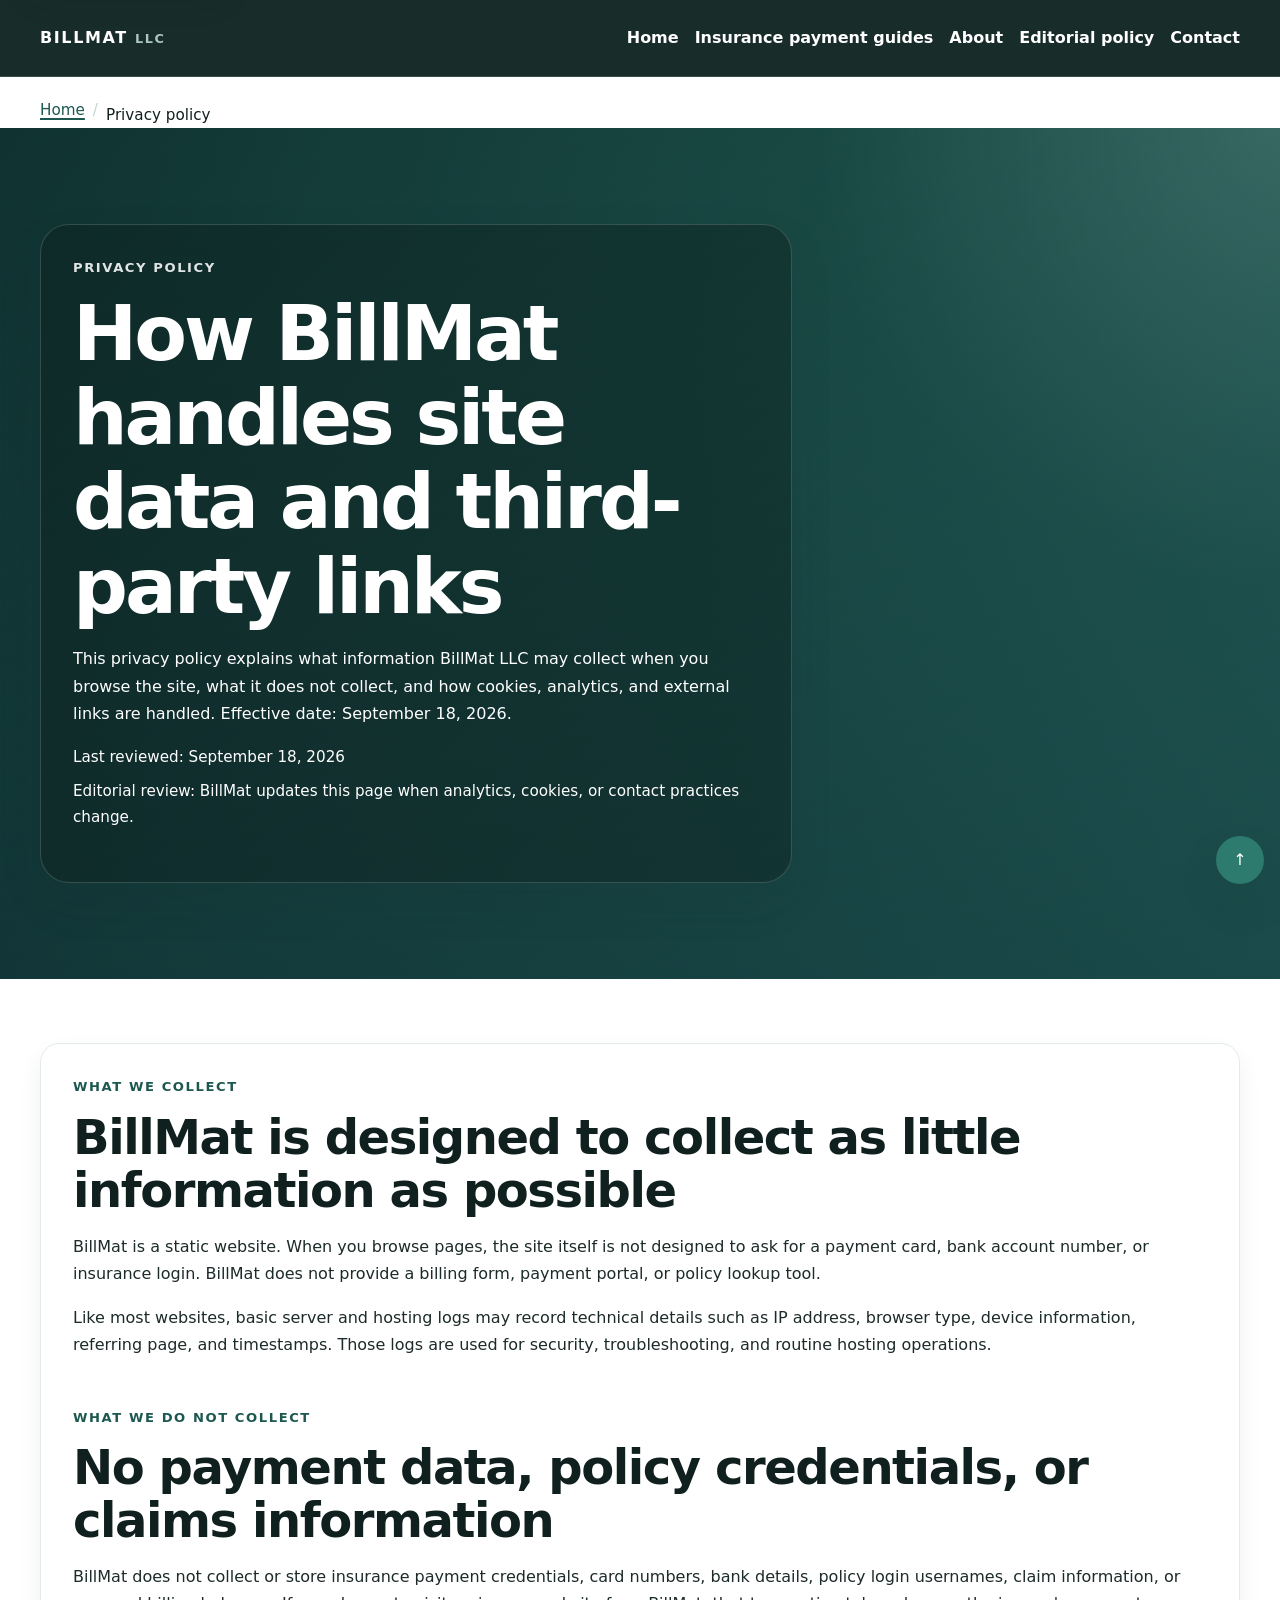
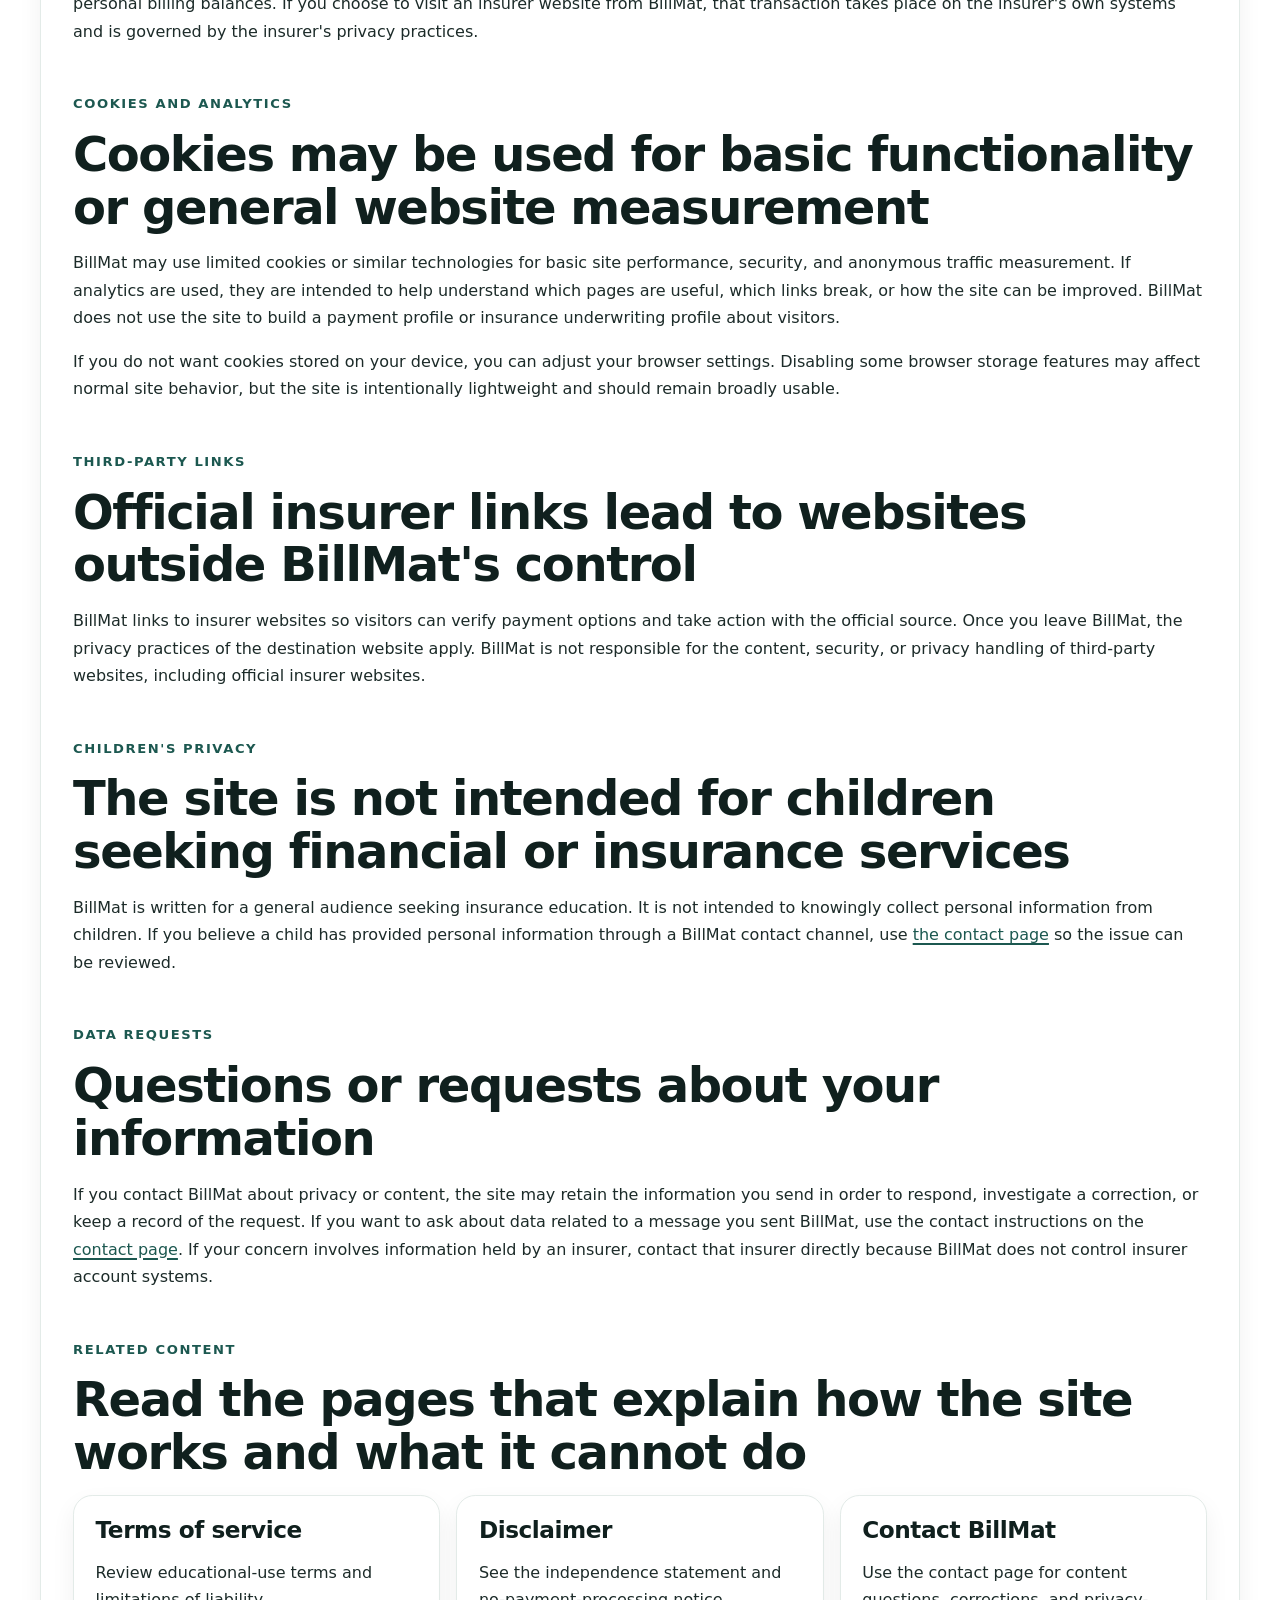
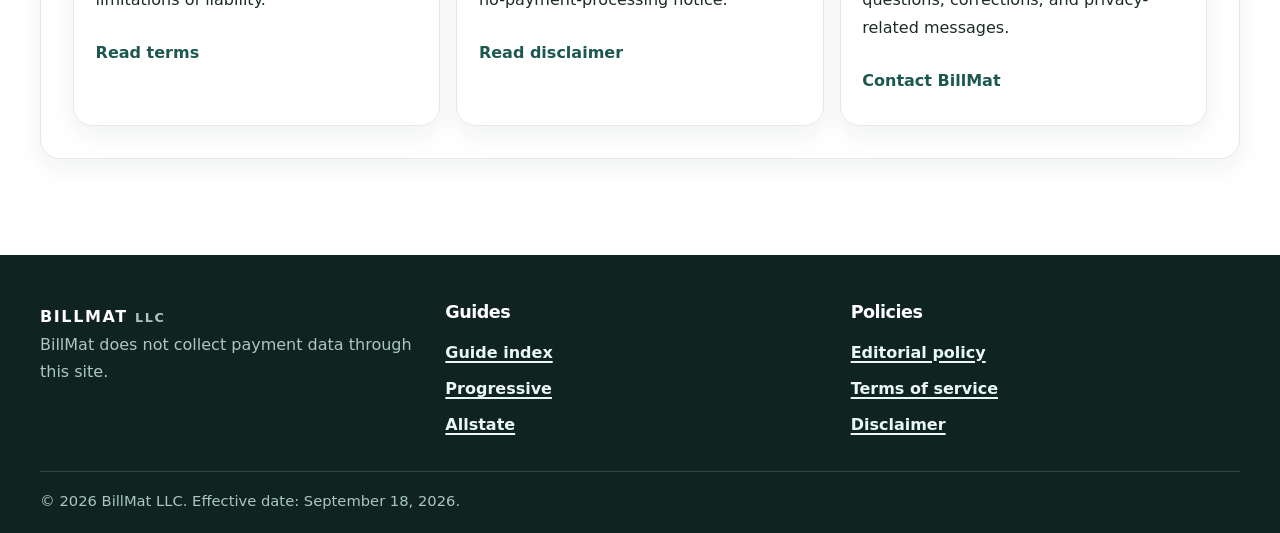
<file: privacy-policy.html>
<!doctype html>
<html lang="en">
<head>
  <meta charset="utf-8"><meta name="viewport" content="width=device-width, initial-scale=1">
  <title>Privacy Policy | BillMat LLC</title>
  <meta name="description" content="Read the BillMat LLC privacy policy covering data collection, cookies, analytics disclosure, third-party links, and children's privacy.">
  <meta name="robots" content="index,follow,max-image-preview:large"><meta name="theme-color" content="#2d7a6e"><meta property="og:type" content="website"><meta property="og:title" content="Privacy Policy | BillMat LLC"><meta property="og:description" content="Read the BillMat LLC privacy policy for data collection, cookies, analytics, and third-party links."><meta property="og:url" content="https://getlivesupport.github.io/billmat/privacy-policy.html"><meta property="og:image" content="https://getlivesupport.github.io/billmat/assets/social-card.svg"><meta property="og:image:alt" content="BillMat LLC social card"><meta name="twitter:card" content="summary_large_image"><meta name="twitter:title" content="Privacy Policy | BillMat LLC"><meta name="twitter:description" content="Read the BillMat LLC privacy policy for data collection, cookies, analytics, and third-party links."><meta name="twitter:image" content="https://getlivesupport.github.io/billmat/assets/social-card.svg">
  <link rel="canonical" href="https://getlivesupport.github.io/billmat/privacy-policy.html"><link rel="icon" href="assets/favicon.svg" type="image/svg+xml"><link rel="manifest" href="site.webmanifest">
  <style>:root{color-scheme:light;--line:#cfe2db;--text:#16312e;--brand:#2d7a6e}*{box-sizing:border-box}html{font-family:Inter,ui-sans-serif,system-ui,-apple-system,BlinkMacSystemFont,"Segoe UI",sans-serif;scroll-behavior:smooth}body{margin:0;background:#f7fcfa;color:var(--text);font:400 1rem/1.65 system-ui,-apple-system,BlinkMacSystemFont,"Segoe UI",sans-serif}.container{width:min(75rem,calc(100% - 2rem));margin:0 auto}.skip-link{position:absolute;left:1rem;top:-3rem;z-index:100;padding:.8rem 1rem;border-radius:999px;background:#fff;color:#16312e;font-weight:700;text-decoration:none}.skip-link:focus{top:1rem}.site-header{position:sticky;top:0;z-index:50;background:rgba(247,252,250,.94);backdrop-filter:blur(12px);border-bottom:1px solid var(--line)}.nav-wrap{min-height:4.75rem;display:flex;align-items:center;justify-content:space-between;gap:1rem}.logo{text-decoration:none;color:var(--text);font-weight:900;letter-spacing:.1em}.logo span{color:var(--brand)}.site-nav{display:flex;gap:1rem;flex-wrap:wrap}.site-nav a{text-decoration:none;color:var(--text);font-weight:600}.menu-toggle{display:none}.breadcrumbs ol{display:flex;flex-wrap:wrap;gap:.5rem;list-style:none;padding:1rem 0 0;margin:0}.breadcrumbs li::after{content:"/";margin-left:.5rem;color:#9fc7bc}.breadcrumbs li:last-child::after{content:""}.page-hero{padding:clamp(3.25rem,8vw,6rem) 0;background:linear-gradient(135deg,#123a35,#20594f 50%,#2d7a6e);color:#fff}.page-hero .hero-box{max-width:47rem;padding:1.6rem;border-radius:1.8rem;background:rgba(12,27,26,.36);border:1px solid rgba(255,255,255,.16)}.eyebrow{text-transform:uppercase;letter-spacing:.12em;font-size:.82rem;font-weight:800;color:rgba(255,255,255,.88);margin:0 0 .75rem}h1{margin:0 0 1rem;font-size:clamp(2.35rem,6vw,4.1rem);line-height:1.05;letter-spacing:-.04em}p{margin:0 0 1rem}@media(max-width:52rem){.menu-toggle{display:inline-flex}.site-nav{display:none}.container{width:min(75rem,calc(100% - 1.25rem))}}</style>
  <link rel="stylesheet" href="css/style.css"><script src="js/main.js" defer></script>
  <script type="application/ld+json">{"@context":"https://schema.org","@graph":[{"@type":"WebPage","name":"Privacy Policy","url":"https://getlivesupport.github.io/billmat/privacy-policy.html","description":"BillMat LLC privacy policy.","publisher":{"@type":"Organization","name":"BillMat LLC"}},{"@type":"BreadcrumbList","itemListElement":[{"@type":"ListItem","position":1,"name":"Home","item":"https://getlivesupport.github.io/billmat/"},{"@type":"ListItem","position":2,"name":"Privacy Policy","item":"https://getlivesupport.github.io/billmat/privacy-policy.html"}]}]}</script>
</head>
<body>
  <a class="skip-link" href="#main-content">Skip to main content</a>
  <header class="site-header"><div class="container nav-wrap"><a class="logo" href="./" aria-label="BillMat LLC home">BILLMAT <span>LLC</span></a><button class="menu-toggle" type="button" aria-expanded="false" aria-controls="site-nav" aria-label="Toggle navigation">Menu</button><nav id="site-nav" class="site-nav" aria-label="Primary navigation"><a href="./">Home</a><a href="insurance-partners/">Insurance payment guides</a><a href="about.html">About</a><a href="editorial-policy.html">Editorial policy</a><a href="contact.html">Contact</a></nav></div></header>
  <main id="main-content">
    <nav class="breadcrumbs container" aria-label="Breadcrumb"><ol><li><a href="./">Home</a></li><li><a aria-current="page" href="privacy-policy.html">Privacy policy</a></li></ol></nav>
    <section class="page-hero teal-hero"><div class="container"><div class="hero-box"><p class="eyebrow">Privacy policy</p><h1>How BillMat handles site data and third-party links</h1><p>This privacy policy explains what information BillMat LLC may collect when you browse the site, what it does not collect, and how cookies, analytics, and external links are handled. Effective date: September 18, 2026.</p><p class="last-reviewed"><span>Last reviewed: September 18, 2026</span><span>Editorial review: BillMat updates this page when analytics, cookies, or contact practices change.</span></p></div></div></section>
    <section class="section-tight"><div class="container article-shell">
      <section><p class="eyebrow">What we collect</p><h2>BillMat is designed to collect as little information as possible</h2><p>BillMat is a static website. When you browse pages, the site itself is not designed to ask for a payment card, bank account number, or insurance login. BillMat does not provide a billing form, payment portal, or policy lookup tool.</p><p>Like most websites, basic server and hosting logs may record technical details such as IP address, browser type, device information, referring page, and timestamps. Those logs are used for security, troubleshooting, and routine hosting operations.</p></section>
      <section><p class="eyebrow">What we do not collect</p><h2>No payment data, policy credentials, or claims information</h2><p>BillMat does not collect or store insurance payment credentials, card numbers, bank details, policy login usernames, claim information, or personal billing balances. If you choose to visit an insurer website from BillMat, that transaction takes place on the insurer's own systems and is governed by the insurer's privacy practices.</p></section>
      <section><p class="eyebrow">Cookies and analytics</p><h2>Cookies may be used for basic functionality or general website measurement</h2><p>BillMat may use limited cookies or similar technologies for basic site performance, security, and anonymous traffic measurement. If analytics are used, they are intended to help understand which pages are useful, which links break, or how the site can be improved. BillMat does not use the site to build a payment profile or insurance underwriting profile about visitors.</p><p>If you do not want cookies stored on your device, you can adjust your browser settings. Disabling some browser storage features may affect normal site behavior, but the site is intentionally lightweight and should remain broadly usable.</p></section>
      <section><p class="eyebrow">Third-party links</p><h2>Official insurer links lead to websites outside BillMat's control</h2><p>BillMat links to insurer websites so visitors can verify payment options and take action with the official source. Once you leave BillMat, the privacy practices of the destination website apply. BillMat is not responsible for the content, security, or privacy handling of third-party websites, including official insurer websites.</p></section>
      <section><p class="eyebrow">Children's privacy</p><h2>The site is not intended for children seeking financial or insurance services</h2><p>BillMat is written for a general audience seeking insurance education. It is not intended to knowingly collect personal information from children. If you believe a child has provided personal information through a BillMat contact channel, use <a href="contact.html">the contact page</a> so the issue can be reviewed.</p></section>
      <section><p class="eyebrow">Data requests</p><h2>Questions or requests about your information</h2><p>If you contact BillMat about privacy or content, the site may retain the information you send in order to respond, investigate a correction, or keep a record of the request. If you want to ask about data related to a message you sent BillMat, use the contact instructions on the <a href="contact.html">contact page</a>. If your concern involves information held by an insurer, contact that insurer directly because BillMat does not control insurer account systems.</p></section>
      <section><p class="eyebrow">Related content</p><h2>Read the pages that explain how the site works and what it cannot do</h2><div class="related-grid"><article class="related-card"><h3>Terms of service</h3><p>Review educational-use terms and limitations of liability.</p><a class="text-button" href="terms-of-service.html">Read terms</a></article><article class="related-card"><h3>Disclaimer</h3><p>See the independence statement and no-payment-processing notice.</p><a class="text-button" href="disclaimer.html">Read disclaimer</a></article><article class="related-card"><h3>Contact BillMat</h3><p>Use the contact page for content questions, corrections, and privacy-related messages.</p><a class="text-button" href="contact.html">Contact BillMat</a></article></div></section>
    </div></section>
  </main>
  <footer class="site-footer"><div class="container footer-grid"><div><a class="logo" href="./">BILLMAT <span>LLC</span></a><p class="footer-note">BillMat does not collect payment data through this site.</p></div><div><h2>Guides</h2><div class="footer-links"><a href="insurance-partners/">Guide index</a><a href="insurance-partners/progressive.html">Progressive</a><a href="insurance-partners/allstate.html">Allstate</a></div></div><div><h2>Policies</h2><div class="footer-links"><a href="editorial-policy.html">Editorial policy</a><a href="terms-of-service.html">Terms of service</a><a href="disclaimer.html">Disclaimer</a></div></div></div><div class="container copyright">© 2026 BillMat LLC. Effective date: September 18, 2026.</div></footer>
  <a class="back-to-top" href="#main-content" aria-label="Back to top">↑</a>
</body>
</html>
</file>
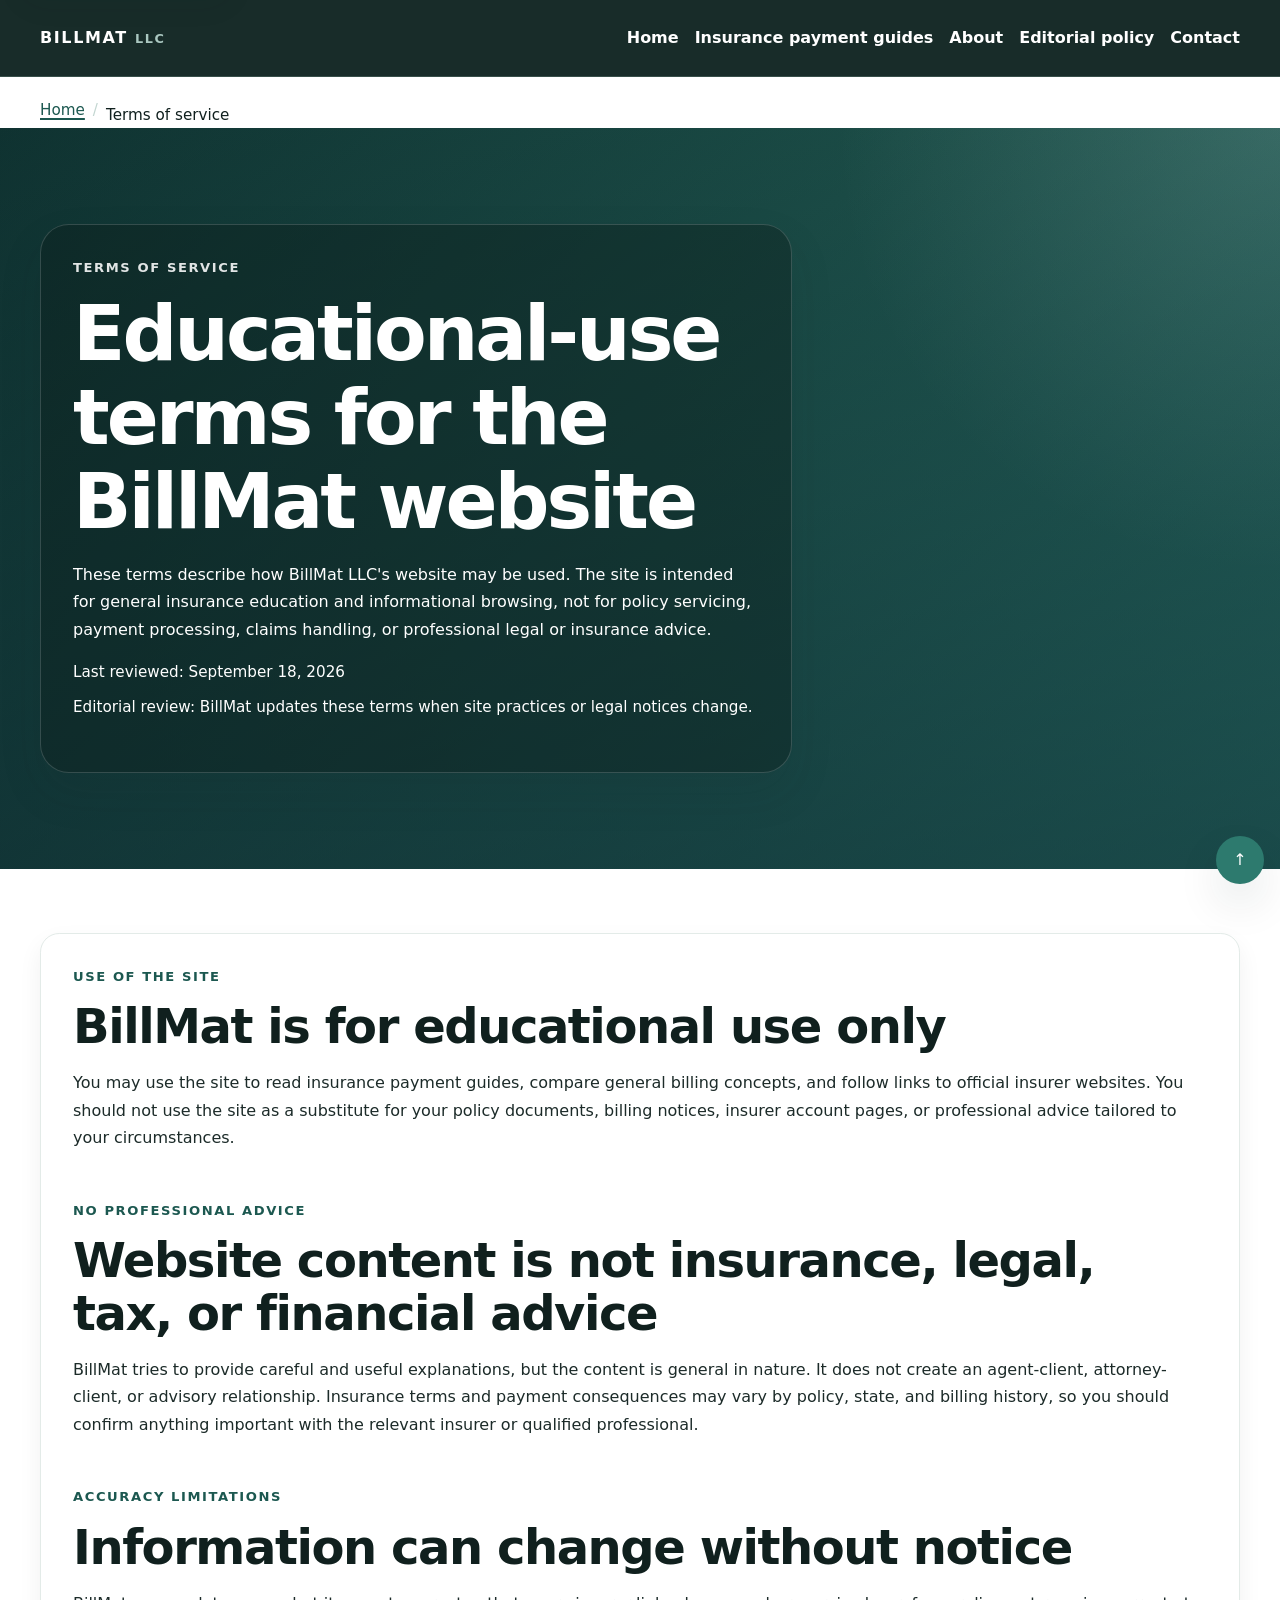
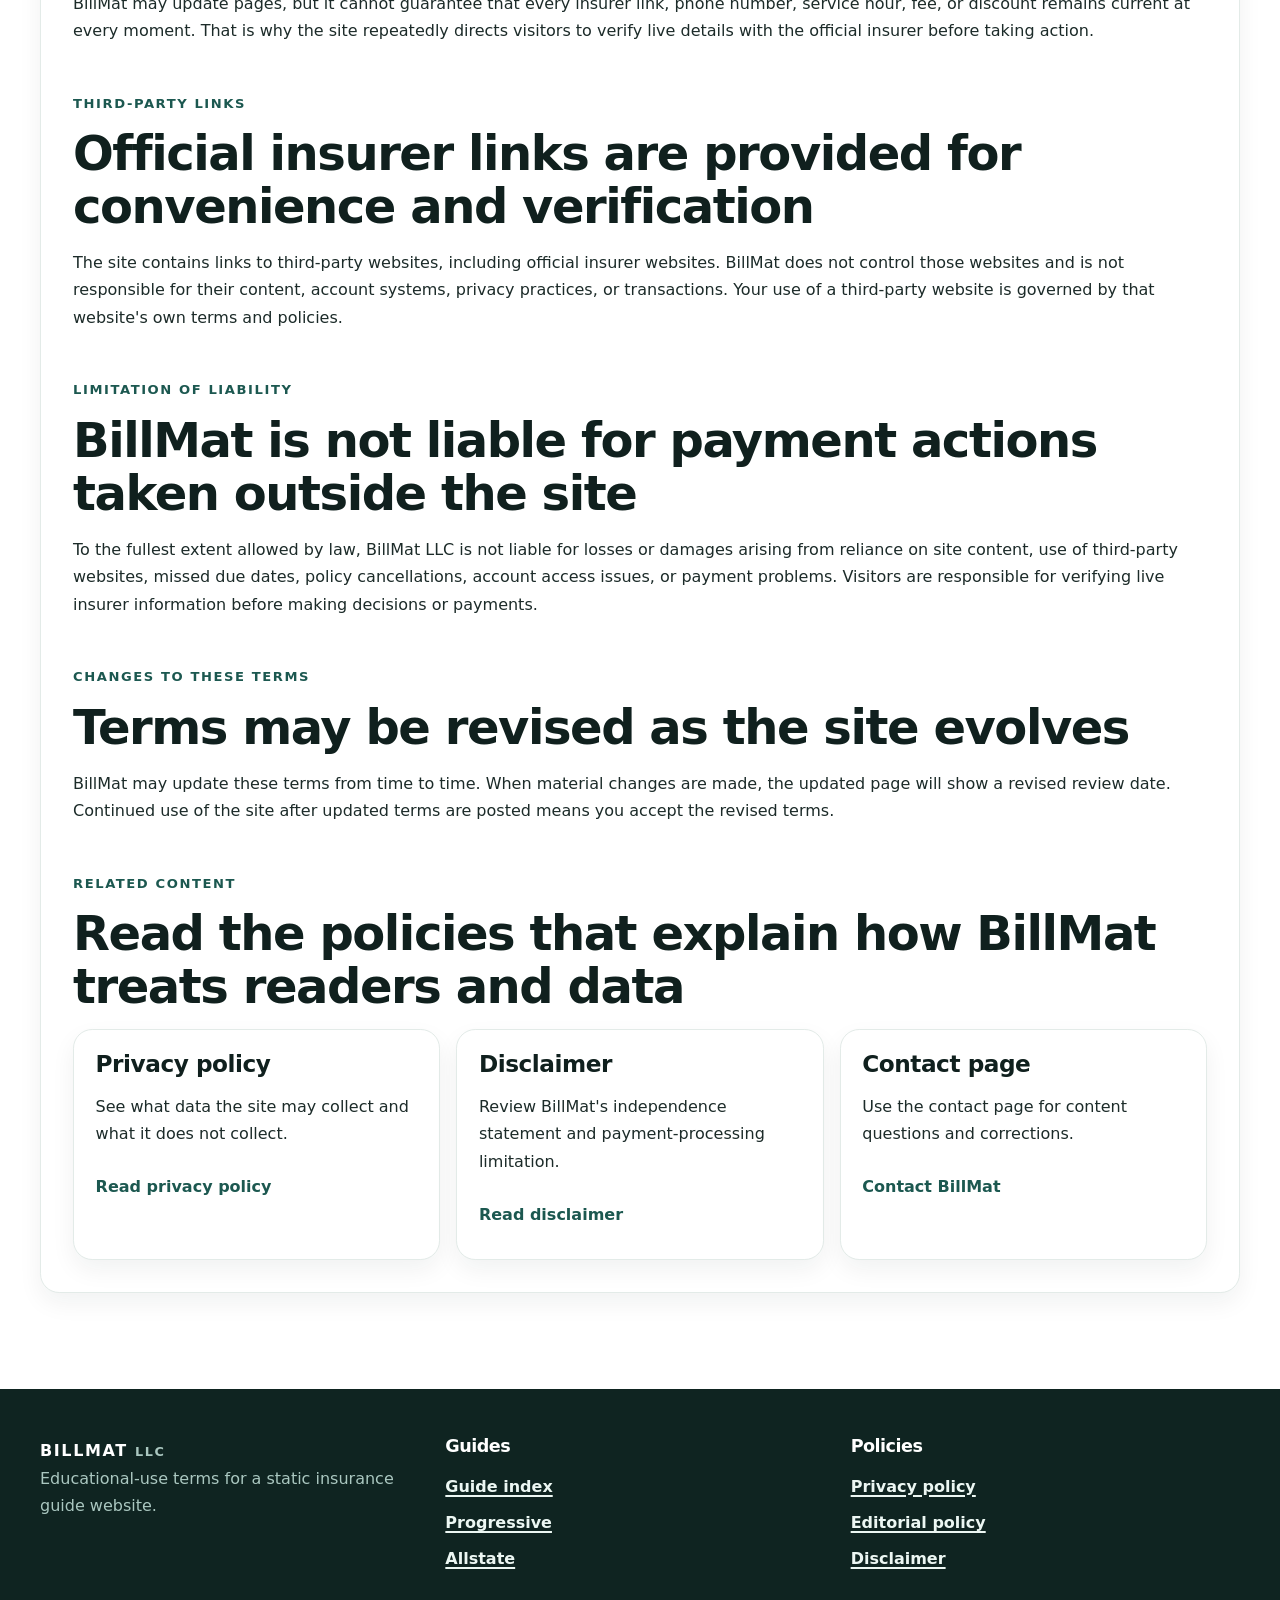
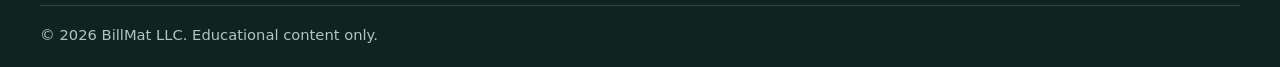
<file: terms-of-service.html>
<!doctype html>
<html lang="en">
<head>
  <meta charset="utf-8"><meta name="viewport" content="width=device-width, initial-scale=1">
  <title>Terms of Service | BillMat LLC</title>
  <meta name="description" content="Read the BillMat LLC terms of service for educational use, accuracy limitations, third-party links, and liability disclaimers.">
  <meta name="robots" content="index,follow,max-image-preview:large"><meta name="theme-color" content="#2d7a6e"><meta property="og:type" content="website"><meta property="og:title" content="Terms of Service | BillMat LLC"><meta property="og:description" content="Read the BillMat LLC terms of service for educational website use and limitations."><meta property="og:url" content="https://getlivesupport.github.io/billmat/terms-of-service.html"><meta property="og:image" content="https://getlivesupport.github.io/billmat/assets/social-card.svg"><meta property="og:image:alt" content="BillMat LLC social card"><meta name="twitter:card" content="summary_large_image"><meta name="twitter:title" content="Terms of Service | BillMat LLC"><meta name="twitter:description" content="Read the BillMat LLC terms of service for educational website use and limitations."><meta name="twitter:image" content="https://getlivesupport.github.io/billmat/assets/social-card.svg">
  <link rel="canonical" href="https://getlivesupport.github.io/billmat/terms-of-service.html"><link rel="icon" href="assets/favicon.svg" type="image/svg+xml"><link rel="manifest" href="site.webmanifest">
  <style>:root{color-scheme:light;--line:#cfe2db;--text:#16312e;--brand:#2d7a6e}*{box-sizing:border-box}html{font-family:Inter,ui-sans-serif,system-ui,-apple-system,BlinkMacSystemFont,"Segoe UI",sans-serif;scroll-behavior:smooth}body{margin:0;background:#f7fcfa;color:var(--text);font:400 1rem/1.65 system-ui,-apple-system,BlinkMacSystemFont,"Segoe UI",sans-serif}.container{width:min(75rem,calc(100% - 2rem));margin:0 auto}.skip-link{position:absolute;left:1rem;top:-3rem;z-index:100;padding:.8rem 1rem;border-radius:999px;background:#fff;color:#16312e;font-weight:700;text-decoration:none}.skip-link:focus{top:1rem}.site-header{position:sticky;top:0;z-index:50;background:rgba(247,252,250,.94);backdrop-filter:blur(12px);border-bottom:1px solid var(--line)}.nav-wrap{min-height:4.75rem;display:flex;align-items:center;justify-content:space-between;gap:1rem}.logo{text-decoration:none;color:var(--text);font-weight:900;letter-spacing:.1em}.logo span{color:var(--brand)}.site-nav{display:flex;gap:1rem;flex-wrap:wrap}.site-nav a{text-decoration:none;color:var(--text);font-weight:600}.menu-toggle{display:none}.breadcrumbs ol{display:flex;flex-wrap:wrap;gap:.5rem;list-style:none;padding:1rem 0 0;margin:0}.breadcrumbs li::after{content:"/";margin-left:.5rem;color:#9fc7bc}.breadcrumbs li:last-child::after{content:""}.page-hero{padding:clamp(3.25rem,8vw,6rem) 0;background:linear-gradient(135deg,#123a35,#20594f 50%,#2d7a6e);color:#fff}.page-hero .hero-box{max-width:47rem;padding:1.6rem;border-radius:1.8rem;background:rgba(12,27,26,.36);border:1px solid rgba(255,255,255,.16)}.eyebrow{text-transform:uppercase;letter-spacing:.12em;font-size:.82rem;font-weight:800;color:rgba(255,255,255,.88);margin:0 0 .75rem}h1{margin:0 0 1rem;font-size:clamp(2.35rem,6vw,4.1rem);line-height:1.05;letter-spacing:-.04em}p{margin:0 0 1rem}@media(max-width:52rem){.menu-toggle{display:inline-flex}.site-nav{display:none}.container{width:min(75rem,calc(100% - 1.25rem))}}</style>
  <link rel="stylesheet" href="css/style.css"><script src="js/main.js" defer></script>
  <script type="application/ld+json">{"@context":"https://schema.org","@graph":[{"@type":"WebPage","name":"Terms of Service","url":"https://getlivesupport.github.io/billmat/terms-of-service.html","description":"BillMat LLC terms of service.","publisher":{"@type":"Organization","name":"BillMat LLC"}},{"@type":"BreadcrumbList","itemListElement":[{"@type":"ListItem","position":1,"name":"Home","item":"https://getlivesupport.github.io/billmat/"},{"@type":"ListItem","position":2,"name":"Terms of Service","item":"https://getlivesupport.github.io/billmat/terms-of-service.html"}]}]}</script>
</head>
<body>
  <a class="skip-link" href="#main-content">Skip to main content</a>
  <header class="site-header"><div class="container nav-wrap"><a class="logo" href="./" aria-label="BillMat LLC home">BILLMAT <span>LLC</span></a><button class="menu-toggle" type="button" aria-expanded="false" aria-controls="site-nav" aria-label="Toggle navigation">Menu</button><nav id="site-nav" class="site-nav" aria-label="Primary navigation"><a href="./">Home</a><a href="insurance-partners/">Insurance payment guides</a><a href="about.html">About</a><a href="editorial-policy.html">Editorial policy</a><a href="contact.html">Contact</a></nav></div></header>
  <main id="main-content">
    <nav class="breadcrumbs container" aria-label="Breadcrumb"><ol><li><a href="./">Home</a></li><li><a aria-current="page" href="terms-of-service.html">Terms of service</a></li></ol></nav>
    <section class="page-hero teal-hero"><div class="container"><div class="hero-box"><p class="eyebrow">Terms of service</p><h1>Educational-use terms for the BillMat website</h1><p>These terms describe how BillMat LLC's website may be used. The site is intended for general insurance education and informational browsing, not for policy servicing, payment processing, claims handling, or professional legal or insurance advice.</p><p class="last-reviewed"><span>Last reviewed: September 18, 2026</span><span>Editorial review: BillMat updates these terms when site practices or legal notices change.</span></p></div></div></section>
    <section class="section-tight"><div class="container article-shell">
      <section><p class="eyebrow">Use of the site</p><h2>BillMat is for educational use only</h2><p>You may use the site to read insurance payment guides, compare general billing concepts, and follow links to official insurer websites. You should not use the site as a substitute for your policy documents, billing notices, insurer account pages, or professional advice tailored to your circumstances.</p></section>
      <section><p class="eyebrow">No professional advice</p><h2>Website content is not insurance, legal, tax, or financial advice</h2><p>BillMat tries to provide careful and useful explanations, but the content is general in nature. It does not create an agent-client, attorney-client, or advisory relationship. Insurance terms and payment consequences may vary by policy, state, and billing history, so you should confirm anything important with the relevant insurer or qualified professional.</p></section>
      <section><p class="eyebrow">Accuracy limitations</p><h2>Information can change without notice</h2><p>BillMat may update pages, but it cannot guarantee that every insurer link, phone number, service hour, fee, or discount remains current at every moment. That is why the site repeatedly directs visitors to verify live details with the official insurer before taking action.</p></section>
      <section><p class="eyebrow">Third-party links</p><h2>Official insurer links are provided for convenience and verification</h2><p>The site contains links to third-party websites, including official insurer websites. BillMat does not control those websites and is not responsible for their content, account systems, privacy practices, or transactions. Your use of a third-party website is governed by that website's own terms and policies.</p></section>
      <section><p class="eyebrow">Limitation of liability</p><h2>BillMat is not liable for payment actions taken outside the site</h2><p>To the fullest extent allowed by law, BillMat LLC is not liable for losses or damages arising from reliance on site content, use of third-party websites, missed due dates, policy cancellations, account access issues, or payment problems. Visitors are responsible for verifying live insurer information before making decisions or payments.</p></section>
      <section><p class="eyebrow">Changes to these terms</p><h2>Terms may be revised as the site evolves</h2><p>BillMat may update these terms from time to time. When material changes are made, the updated page will show a revised review date. Continued use of the site after updated terms are posted means you accept the revised terms.</p></section>
      <section><p class="eyebrow">Related content</p><h2>Read the policies that explain how BillMat treats readers and data</h2><div class="related-grid"><article class="related-card"><h3>Privacy policy</h3><p>See what data the site may collect and what it does not collect.</p><a class="text-button" href="privacy-policy.html">Read privacy policy</a></article><article class="related-card"><h3>Disclaimer</h3><p>Review BillMat's independence statement and payment-processing limitation.</p><a class="text-button" href="disclaimer.html">Read disclaimer</a></article><article class="related-card"><h3>Contact page</h3><p>Use the contact page for content questions and corrections.</p><a class="text-button" href="contact.html">Contact BillMat</a></article></div></section>
    </div></section>
  </main>
  <footer class="site-footer"><div class="container footer-grid"><div><a class="logo" href="./">BILLMAT <span>LLC</span></a><p class="footer-note">Educational-use terms for a static insurance guide website.</p></div><div><h2>Guides</h2><div class="footer-links"><a href="insurance-partners/">Guide index</a><a href="insurance-partners/progressive.html">Progressive</a><a href="insurance-partners/allstate.html">Allstate</a></div></div><div><h2>Policies</h2><div class="footer-links"><a href="privacy-policy.html">Privacy policy</a><a href="editorial-policy.html">Editorial policy</a><a href="disclaimer.html">Disclaimer</a></div></div></div><div class="container copyright">© 2026 BillMat LLC. Educational content only.</div></footer>
  <a class="back-to-top" href="#main-content" aria-label="Back to top">↑</a>
</body>
</html>
</file>
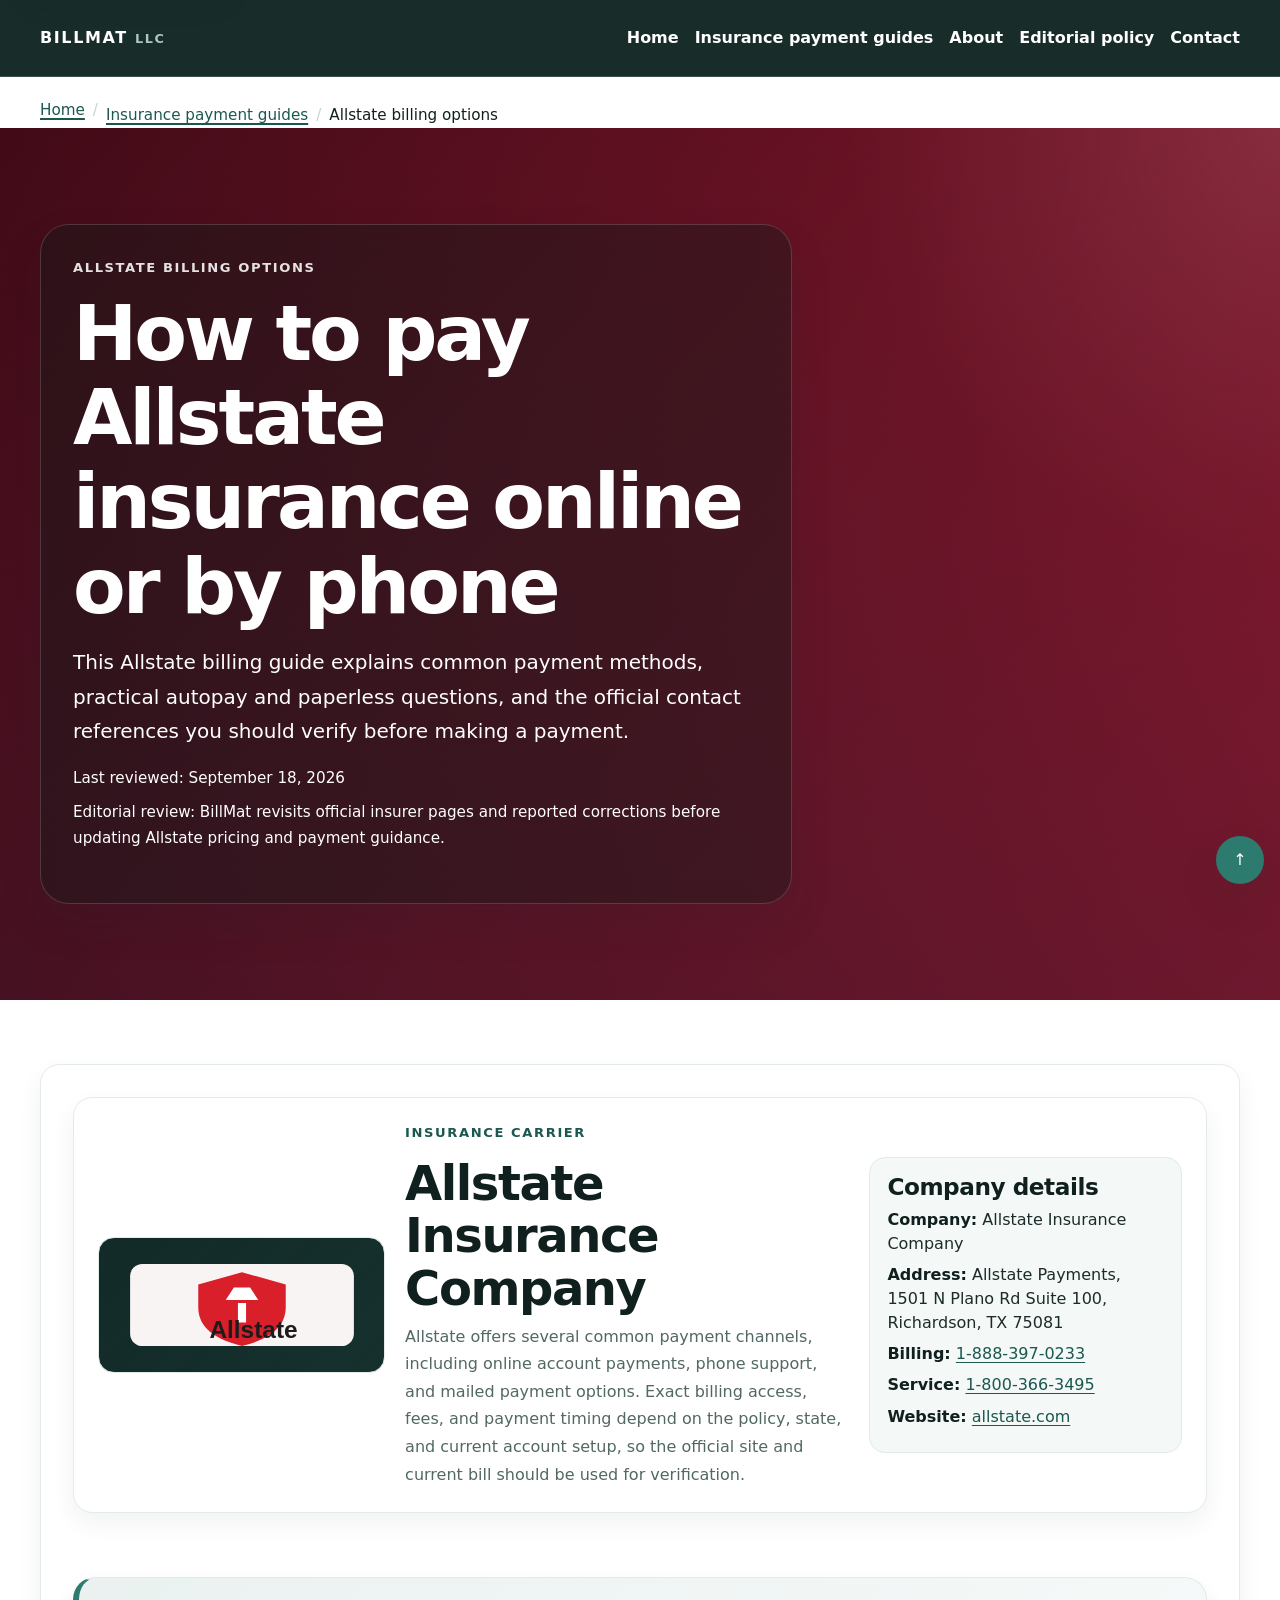
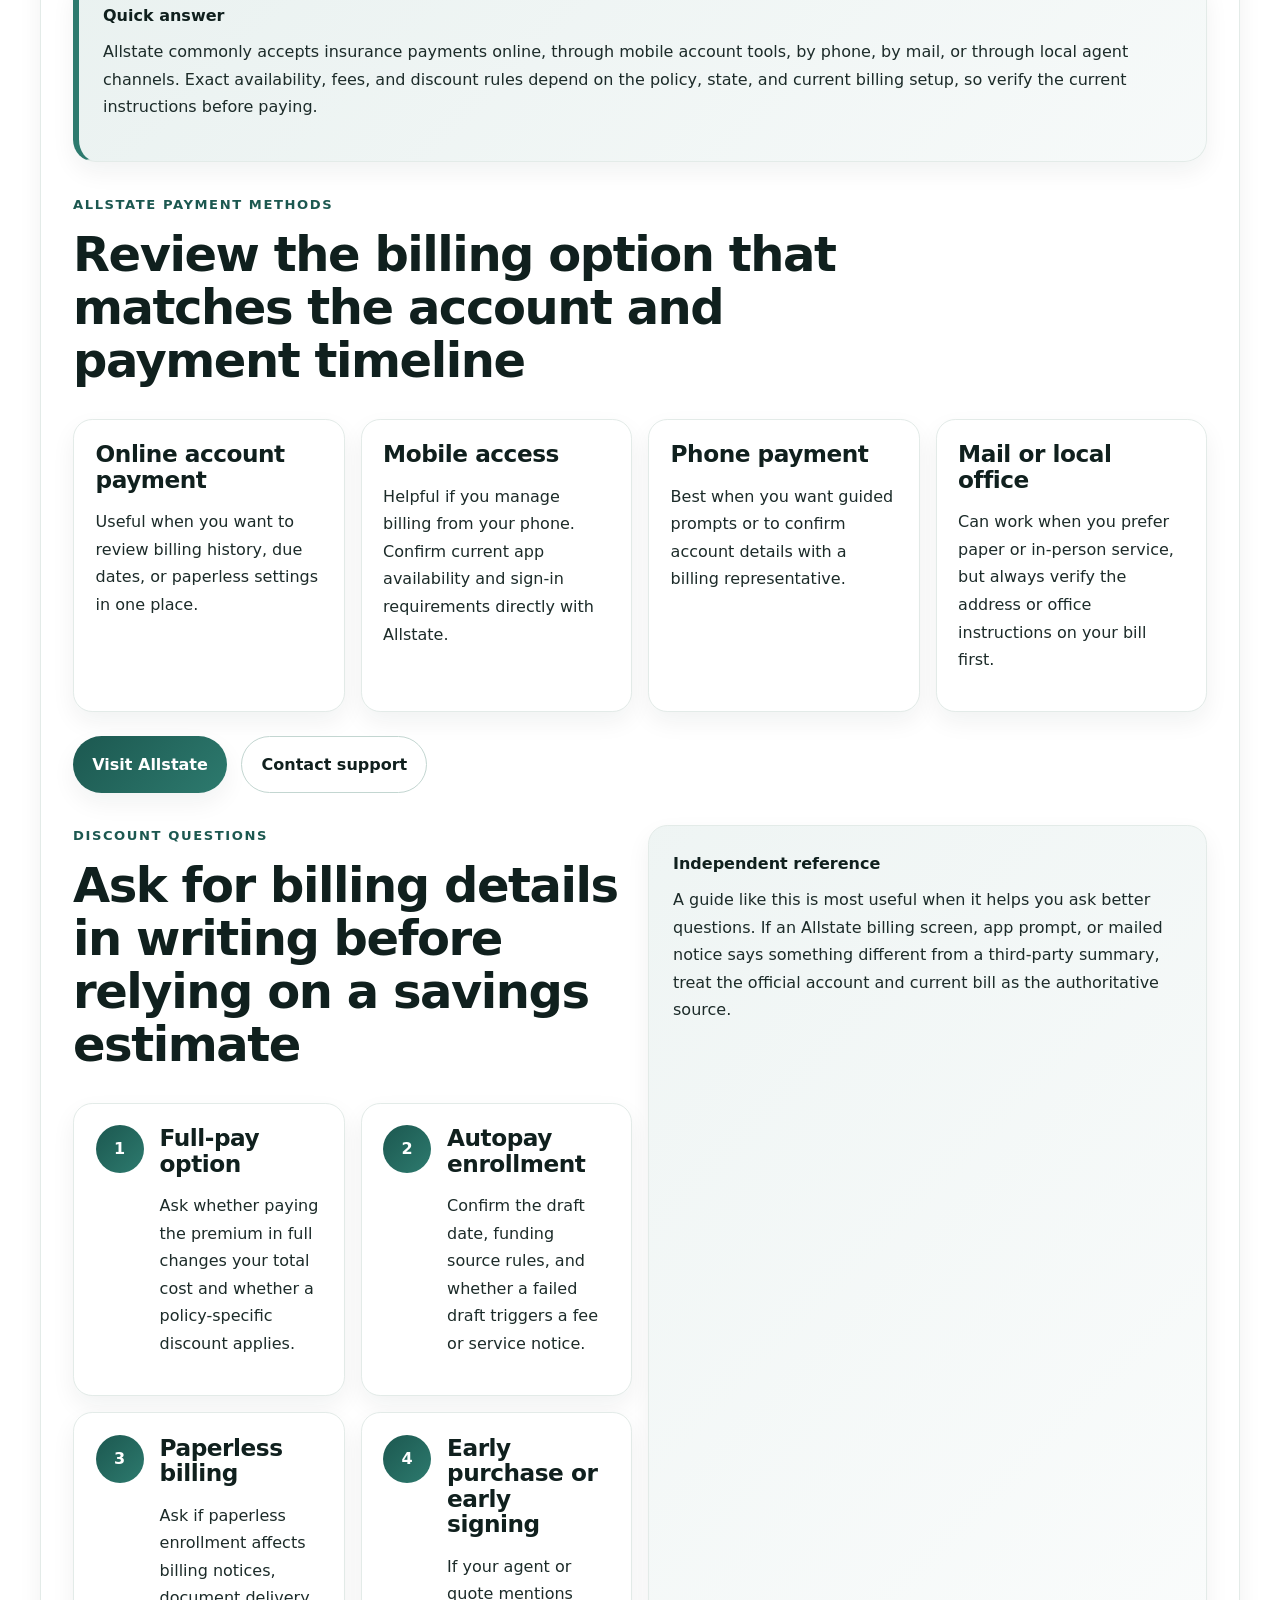
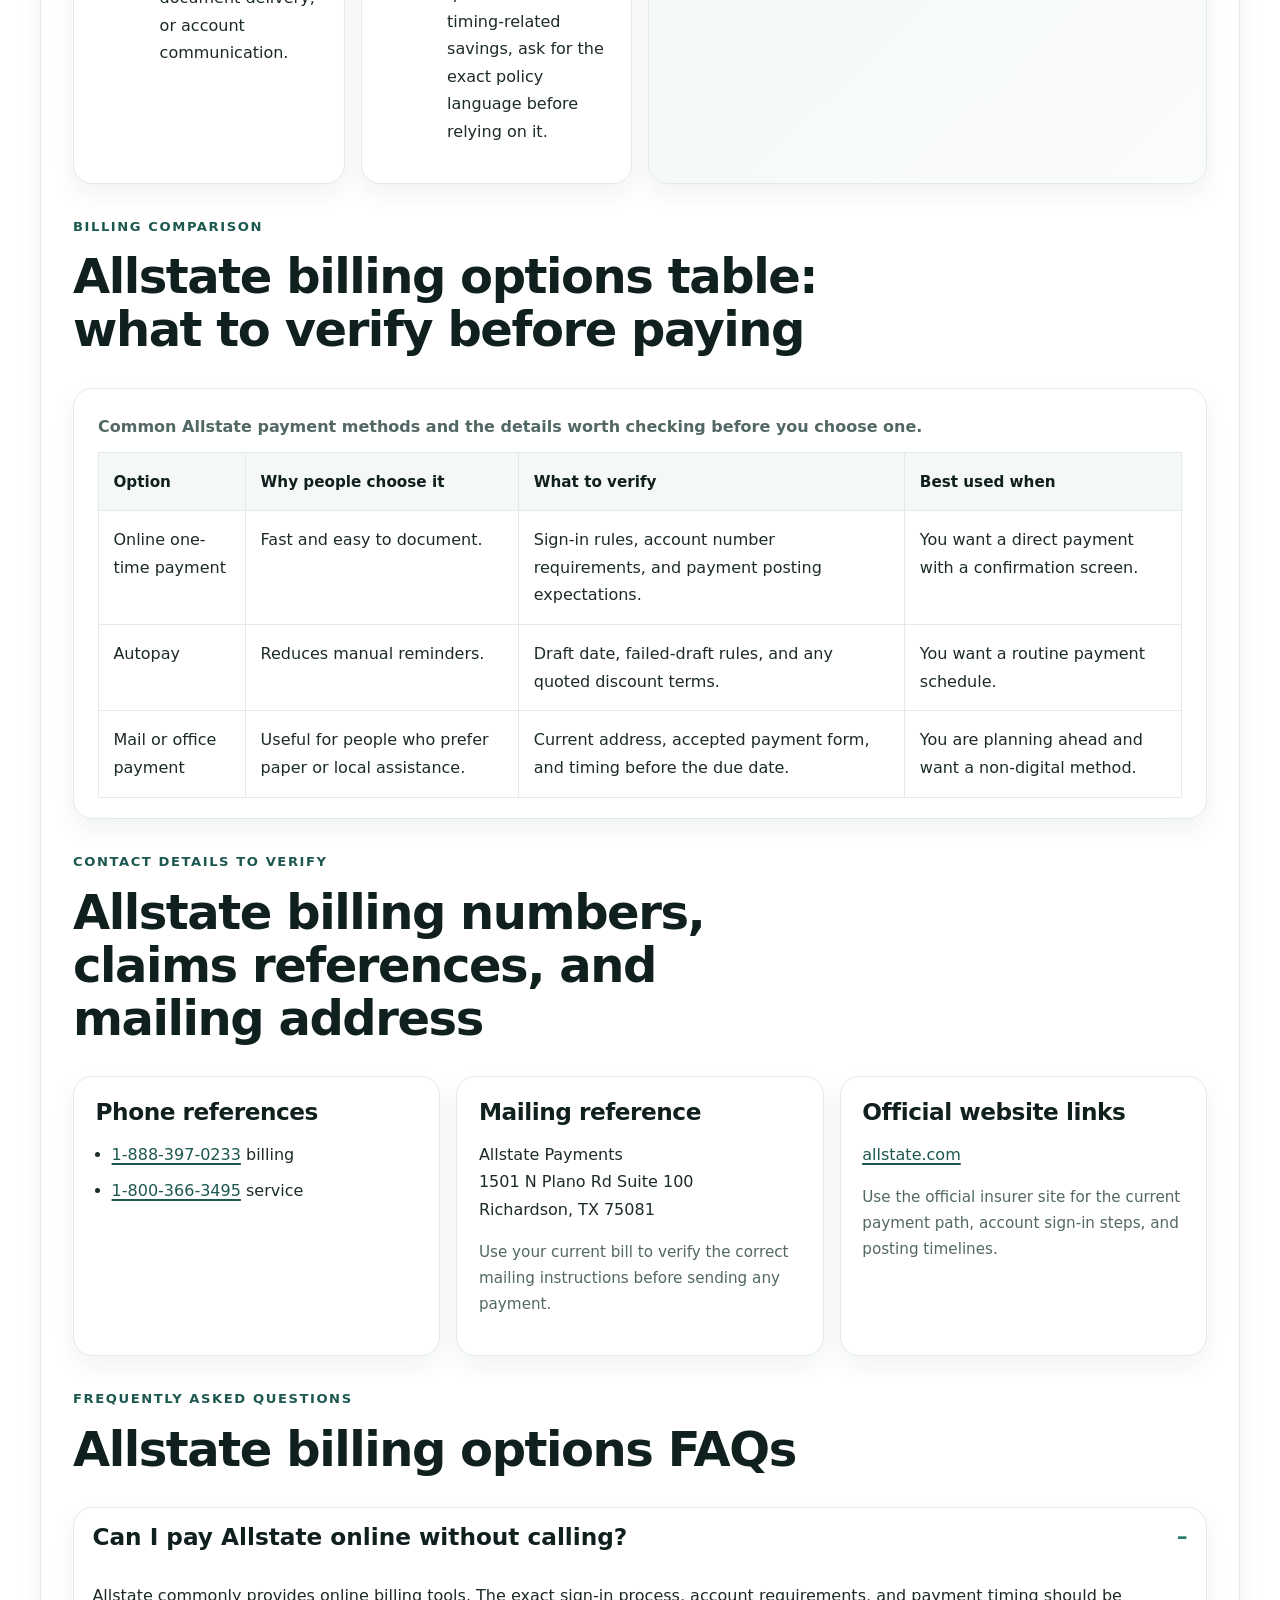
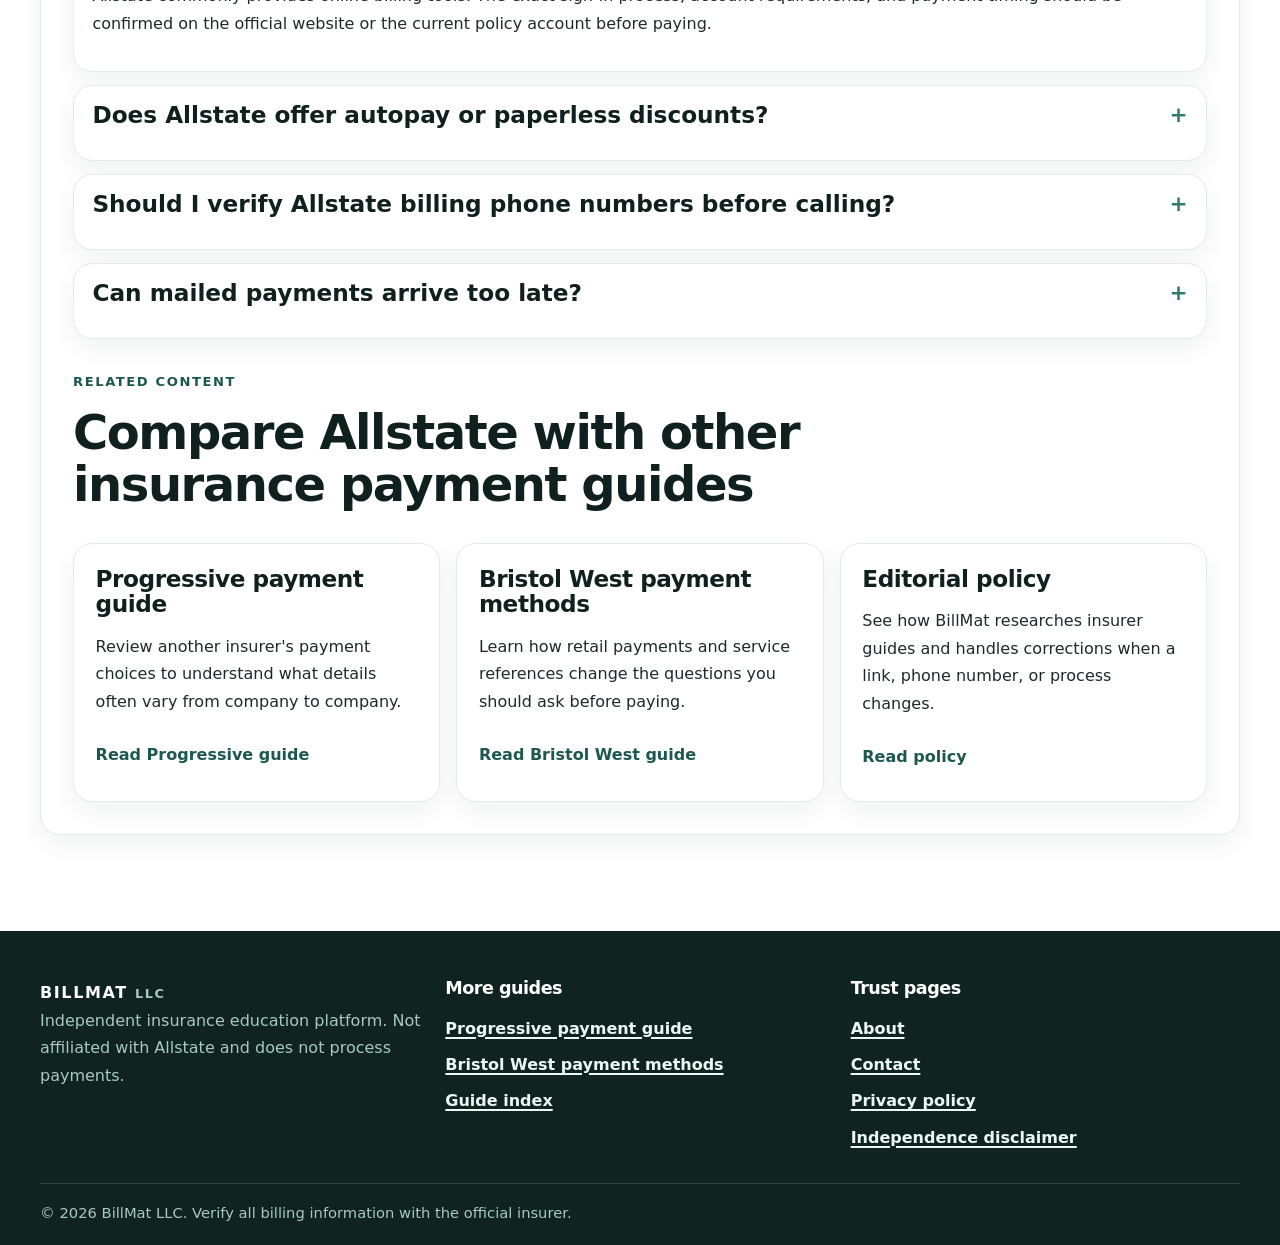
<file: insurance-partners/allstate.html>
<!doctype html>
<html lang="en">
<head>
  <meta charset="utf-8">
  <meta name="viewport" content="width=device-width, initial-scale=1">
  <title>Allstate Billing Options | BillMat LLC</title>
  <meta name="description" content="Review Allstate billing options, online payment guidance, official contacts to verify, and questions about autopay, paperless billing, and fees.">
  <meta name="robots" content="index,follow,max-image-preview:large">
  <meta name="theme-color" content="#2d7a6e">
  <meta property="og:type" content="article">
  <meta property="og:title" content="Allstate Billing Options | BillMat LLC">
  <meta property="og:description" content="Independent guidance on Allstate billing options, contact numbers to verify, and payment questions worth asking.">
  <meta property="og:url" content="https://getlivesupport.github.io/billmat/insurance-partners/allstate.html">
  <meta property="og:site_name" content="BillMat LLC">
  <meta property="og:image" content="https://getlivesupport.github.io/billmat/assets/social-card.svg">
  <meta property="og:image:alt" content="BillMat LLC Allstate billing options social card">
  <meta name="twitter:card" content="summary_large_image">
  <meta name="twitter:title" content="Allstate Billing Options | BillMat LLC">
  <meta name="twitter:description" content="Independent guidance on Allstate billing options, contact numbers to verify, and payment questions worth asking.">
  <meta name="twitter:image" content="https://getlivesupport.github.io/billmat/assets/social-card.svg">
  <link rel="canonical" href="https://getlivesupport.github.io/billmat/insurance-partners/allstate.html">
  <link rel="icon" href="../assets/favicon.svg" type="image/svg+xml">
  <link rel="manifest" href="../site.webmanifest">
  <style> :root{color-scheme:light;--line:#cfe2db;--text:#16312e;--brand:#2d7a6e}*{box-sizing:border-box}html{font-family:Inter,ui-sans-serif,system-ui,-apple-system,BlinkMacSystemFont,"Segoe UI",sans-serif}body{margin:0;background:#f5faf8;color:var(--text)} </style>
  <link rel="stylesheet" href="../css/style.css">
  <script src="../js/main.js" defer></script>
  <script type="application/ld+json">
    {
      "@context": "https://schema.org",
      "@graph": [
        {"@type": "Article", "headline": "Allstate billing options", "description": "Independent educational guide to Allstate billing options, payment methods, and contact references to verify.", "datePublished": "2026-09-18", "dateModified": "2026-09-18", "author": {"@type": "Organization", "name": "BillMat LLC"}, "publisher": {"@type": "Organization", "name": "BillMat LLC", "logo": {"@type": "ImageObject", "url": "https://getlivesupport.github.io/billmat/assets/favicon.svg"}}, "mainEntityOfPage": "https://getlivesupport.github.io/billmat/insurance-partners/allstate.html"},
        {"@type": "FAQPage", "mainEntity": [
          {"@type": "Question", "name": "Can I pay Allstate online without calling?", "acceptedAnswer": {"@type": "Answer", "text": "Allstate commonly provides online billing tools. The exact sign-in process, account requirements, and payment timing should be confirmed on the official website or the current policy account before paying."}},
          {"@type": "Question", "name": "Does Allstate offer autopay or paperless discounts?", "acceptedAnswer": {"@type": "Answer", "text": "Discount availability can vary by policy, state, and enrollment status. Ask Allstate to confirm any autopay, paperless, or other pricing terms before relying on a discount estimate."}},
          {"@type": "Question", "name": "Should I verify Allstate billing phone numbers before calling?", "acceptedAnswer": {"@type": "Answer", "text": "Yes. Use the phone references on your current bill or the official insurer site to confirm the correct department and service hours before calling."}},
          {"@type": "Question", "name": "Can mailed insurance payments arrive too late?", "acceptedAnswer": {"@type": "Answer", "text": "Yes. If you are mailing a payment, verify the correct address, processing time, and due date on the current document before sending it."}}
        ]},
        {"@type": "BreadcrumbList", "itemListElement": [
          {"@type": "ListItem", "position": 1, "name": "Home", "item": "https://getlivesupport.github.io/billmat/"},
          {"@type": "ListItem", "position": 2, "name": "Insurance Payment Guides", "item": "https://getlivesupport.github.io/billmat/insurance-partners/"},
          {"@type": "ListItem", "position": 3, "name": "Allstate Billing Options", "item": "https://getlivesupport.github.io/billmat/insurance-partners/allstate.html"}
        ]}
      ]
    }
  </script>
</head>
<body>
  <a class="skip-link" href="#main-content">Skip to main content</a>
  <header class="site-header">
    <div class="container nav-wrap">
      <a class="logo" href="../" aria-label="BillMat LLC home">BILLMAT <span>LLC</span></a>
      <button class="menu-toggle" type="button" aria-expanded="false" aria-controls="site-nav" aria-label="Toggle navigation">Menu</button>
      <nav id="site-nav" class="site-nav" aria-label="Primary navigation">
        <a href="../">Home</a>
        <a href="./">Insurance payment guides</a>
        <a href="../about.html">About</a>
        <a href="../editorial-policy.html">Editorial policy</a>
        <a href="../contact.html">Contact</a>
      </nav>
    </div>
  </header>
  <main id="main-content">
    <nav class="breadcrumbs container" aria-label="Breadcrumb">
      <ol>
        <li><a href="../">Home</a></li>
        <li><a href="./">Insurance payment guides</a></li>
        <li><a aria-current="page" href="allstate.html">Allstate billing options</a></li>
      </ol>
    </nav>
    <section class="guide-hero allstate-hero">
      <div class="container">
        <div class="hero-box">
          <p class="eyebrow">Allstate billing options</p>
          <h1>How to pay Allstate insurance online or by phone</h1>
          <p class="lead">This Allstate billing guide explains common payment methods, practical autopay and paperless questions, and the official contact references you should verify before making a payment.</p>
          <p class="last-reviewed"><span>Last reviewed: September 18, 2026</span><span>Editorial review: BillMat revisits official insurer pages and reported corrections before updating Allstate pricing and payment guidance.</span></p>
        </div>
      </div>
    </section>

    <section class="section-tight">
      <div class="container article-shell">
        <section class="insurer-profile" aria-label="Allstate company profile">
          <div class="company-brand">
            <img src="../assets/logos/allstate-logo.svg" alt="Allstate logo" width="220" height="80">
          </div>
          <div class="insurer-summary">
            <p class="eyebrow">Insurance carrier</p>
            <h2>Allstate Insurance Company</h2>
            <p>Allstate offers several common payment channels, including online account payments, phone support, and mailed payment options. Exact billing access, fees, and payment timing depend on the policy, state, and current account setup, so the official site and current bill should be used for verification.</p>
          </div>
          <div class="insurer-details">
            <h3>Company details</h3>
            <ul class="insurer-facts">
              <li><strong>Company:</strong> Allstate Insurance Company</li>
              <li><strong>Address:</strong> Allstate Payments, 1501 N Plano Rd Suite 100, Richardson, TX 75081</li>
              <li><strong>Billing:</strong> <a href="tel:+18883970233">1-888-397-0233</a></li>
              <li><strong>Service:</strong> <a href="tel:+18003663495">1-800-366-3495</a></li>
              <li><strong>Website:</strong> <a href="https://www.allstate.com/" target="_blank" rel="noopener">allstate.com</a></li>
            </ul>
          </div>
        </section>

        <div class="notice-card quick-answer">
          <strong>Quick answer</strong>
          <p>Allstate commonly accepts insurance payments online, through mobile account tools, by phone, by mail, or through local agent channels. Exact availability, fees, and discount rules depend on the policy, state, and current billing setup, so verify the current instructions before paying.</p>
        </div>

        <section>
          <div class="section-heading">
            <p class="eyebrow">Allstate payment methods</p>
            <h2>Review the billing option that matches the account and payment timeline</h2>
          </div>
          <div class="card-grid four">
            <article class="info-card"><h3>Online account payment</h3><p>Useful when you want to review billing history, due dates, or paperless settings in one place.</p></article>
            <article class="info-card"><h3>Mobile access</h3><p>Helpful if you manage billing from your phone. Confirm current app availability and sign-in requirements directly with Allstate.</p></article>
            <article class="info-card"><h3>Phone payment</h3><p>Best when you want guided prompts or to confirm account details with a billing representative.</p></article>
            <article class="info-card"><h3>Mail or local office</h3><p>Can work when you prefer paper or in-person service, but always verify the address or office instructions on your bill first.</p></article>
          </div>
          <div class="button-row">
            <a class="button" href="https://www.allstate.com/" target="_blank" rel="nofollow noopener" aria-label="Open Allstate official website in a new tab">Visit Allstate</a>
            <a class="button-secondary" href="https://www.allstate.com/contact-support" target="_blank" rel="nofollow noopener" aria-label="Open Allstate contact and support page in a new tab">Contact support</a>
          </div>
        </section>

        <section class="content-grid">
          <article>
            <div class="section-heading">
              <p class="eyebrow">Discount questions</p>
              <h2>Ask for billing details in writing before relying on a savings estimate</h2>
            </div>
            <div class="checklist-grid">
              <div class="info-card"><span class="number-chip" aria-hidden="true">1</span><div><h3>Full-pay option</h3><p>Ask whether paying the premium in full changes your total cost and whether a policy-specific discount applies.</p></div></div>
              <div class="info-card"><span class="number-chip" aria-hidden="true">2</span><div><h3>Autopay enrollment</h3><p>Confirm the draft date, funding source rules, and whether a failed draft triggers a fee or service notice.</p></div></div>
              <div class="info-card"><span class="number-chip" aria-hidden="true">3</span><div><h3>Paperless billing</h3><p>Ask if paperless enrollment affects billing notices, document delivery, or account communication.</p></div></div>
              <div class="info-card"><span class="number-chip" aria-hidden="true">4</span><div><h3>Early purchase or early signing</h3><p>If your agent or quote mentions timing-related savings, ask for the exact policy language before relying on it.</p></div></div>
            </div>
          </article>
          <aside class="callout">
            <strong>Independent reference</strong>
            <p>A guide like this is most useful when it helps you ask better questions. If an Allstate billing screen, app prompt, or mailed notice says something different from a third-party summary, treat the official account and current bill as the authoritative source.</p>
          </aside>
        </section>

        <section>
          <div class="section-heading">
            <p class="eyebrow">Billing comparison</p>
            <h2>Allstate billing options table: what to verify before paying</h2>
          </div>
          <div class="table-card table-wrap">
            <table>
              <caption>Common Allstate payment methods and the details worth checking before you choose one.</caption>
              <thead>
                <tr>
                  <th scope="col">Option</th>
                  <th scope="col">Why people choose it</th>
                  <th scope="col">What to verify</th>
                  <th scope="col">Best used when</th>
                </tr>
              </thead>
              <tbody>
                <tr>
                  <td>Online one-time payment</td>
                  <td>Fast and easy to document.</td>
                  <td>Sign-in rules, account number requirements, and payment posting expectations.</td>
                  <td>You want a direct payment with a confirmation screen.</td>
                </tr>
                <tr>
                  <td>Autopay</td>
                  <td>Reduces manual reminders.</td>
                  <td>Draft date, failed-draft rules, and any quoted discount terms.</td>
                  <td>You want a routine payment schedule.</td>
                </tr>
                <tr>
                  <td>Mail or office payment</td>
                  <td>Useful for people who prefer paper or local assistance.</td>
                  <td>Current address, accepted payment form, and timing before the due date.</td>
                  <td>You are planning ahead and want a non-digital method.</td>
                </tr>
              </tbody>
            </table>
          </div>
        </section>

        <section>
          <div class="section-heading">
            <p class="eyebrow">Contact details to verify</p>
            <h2>Allstate billing numbers, claims references, and mailing address</h2>
          </div>
          <div class="contact-grid">
            <article class="contact-card"><h3>Phone references</h3><ul><li><a href="tel:+18883970233">1-888-397-0233</a> billing</li><li><a href="tel:+18003663495">1-800-366-3495</a> service</li></ul></article>
            <article class="contact-card"><h3>Mailing reference</h3><p>Allstate Payments<br>1501 N Plano Rd Suite 100<br>Richardson, TX 75081</p><p class="small">Use your current bill to verify the correct mailing instructions before sending any payment.</p></article>
            <article class="contact-card"><h3>Official website links</h3><p><a href="https://www.allstate.com/" target="_blank" rel="nofollow noopener">allstate.com</a></p><p class="small">Use the official insurer site for the current payment path, account sign-in steps, and posting timelines.</p></article>
          </div>
        </section>

        <section aria-labelledby="allstate-faq-heading">
          <div class="section-heading">
            <p class="eyebrow">Frequently asked questions</p>
            <h2 id="allstate-faq-heading">Allstate billing options FAQs</h2>
          </div>
          <div class="faq-list">
            <div class="faq-item"><h3><button class="faq-toggle" type="button" id="allstate-faq-button-1" aria-expanded="true" aria-controls="allstate-faq-1">Can I pay Allstate online without calling?</button></h3><div class="faq-panel" id="allstate-faq-1" role="region" aria-labelledby="allstate-faq-button-1"><p>Allstate commonly provides online billing tools. The exact sign-in process, account requirements, and payment timing should be confirmed on the official website or the current policy account before paying.</p></div></div>
            <div class="faq-item"><h3><button class="faq-toggle" type="button" id="allstate-faq-button-2" aria-expanded="false" aria-controls="allstate-faq-2">Does Allstate offer autopay or paperless discounts?</button></h3><div class="faq-panel" id="allstate-faq-2" role="region" aria-labelledby="allstate-faq-button-2" hidden><p>Discount availability can vary by policy, state, and enrollment status. Ask Allstate to confirm any autopay, paperless, or other pricing terms before relying on a discount estimate.</p></div></div>
            <div class="faq-item"><h3><button class="faq-toggle" type="button" id="allstate-faq-button-3" aria-expanded="false" aria-controls="allstate-faq-3">Should I verify Allstate billing phone numbers before calling?</button></h3><div class="faq-panel" id="allstate-faq-3" role="region" aria-labelledby="allstate-faq-button-3" hidden><p>Yes. Use the phone references on your current bill or the official insurer site to confirm the correct department and service hours before calling.</p></div></div>
            <div class="faq-item"><h3><button class="faq-toggle" type="button" id="allstate-faq-button-4" aria-expanded="false" aria-controls="allstate-faq-4">Can mailed payments arrive too late?</button></h3><div class="faq-panel" id="allstate-faq-4" role="region" aria-labelledby="allstate-faq-button-4" hidden><p>Yes. If you are mailing a payment, verify the correct address, processing time, and due date on the current document before sending it.</p></div></div>
          </div>
        </section>

        <section>
          <div class="section-heading">
            <p class="eyebrow">Related content</p>
            <h2>Compare Allstate with other insurance payment guides</h2>
          </div>
          <div class="related-grid">
            <article class="related-card"><h3>Progressive payment guide</h3><p>Review another insurer's payment choices to understand what details often vary from company to company.</p><a class="text-button" href="progressive.html">Read Progressive guide</a></article>
            <article class="related-card"><h3>Bristol West payment methods</h3><p>Learn how retail payments and service references change the questions you should ask before paying.</p><a class="text-button" href="bristol-west.html">Read Bristol West guide</a></article>
            <article class="related-card"><h3>Editorial policy</h3><p>See how BillMat researches insurer guides and handles corrections when a link, phone number, or process changes.</p><a class="text-button" href="../editorial-policy.html">Read policy</a></article>
          </div>
        </section>
      </div>
    </section>
  </main>
  <footer class="site-footer">
    <div class="container footer-grid">
      <div><a class="logo" href="../">BILLMAT <span>LLC</span></a><p class="footer-note">Independent insurance education platform. Not affiliated with Allstate and does not process payments.</p></div>
      <div><h2>More guides</h2><div class="footer-links"><a href="progressive.html">Progressive payment guide</a><a href="bristol-west.html">Bristol West payment methods</a><a href="./">Guide index</a></div></div>
      <div><h2>Trust pages</h2><div class="footer-links"><a href="../about.html">About</a><a href="../contact.html">Contact</a><a href="../privacy-policy.html">Privacy policy</a><a href="../disclaimer.html">Independence disclaimer</a></div></div>
    </div>
    <div class="container copyright">© 2026 BillMat LLC. Verify all billing information with the official insurer.</div>
  </footer>
  <a class="back-to-top" href="#main-content" aria-label="Back to top">↑</a>
</body>
</html>
</file>
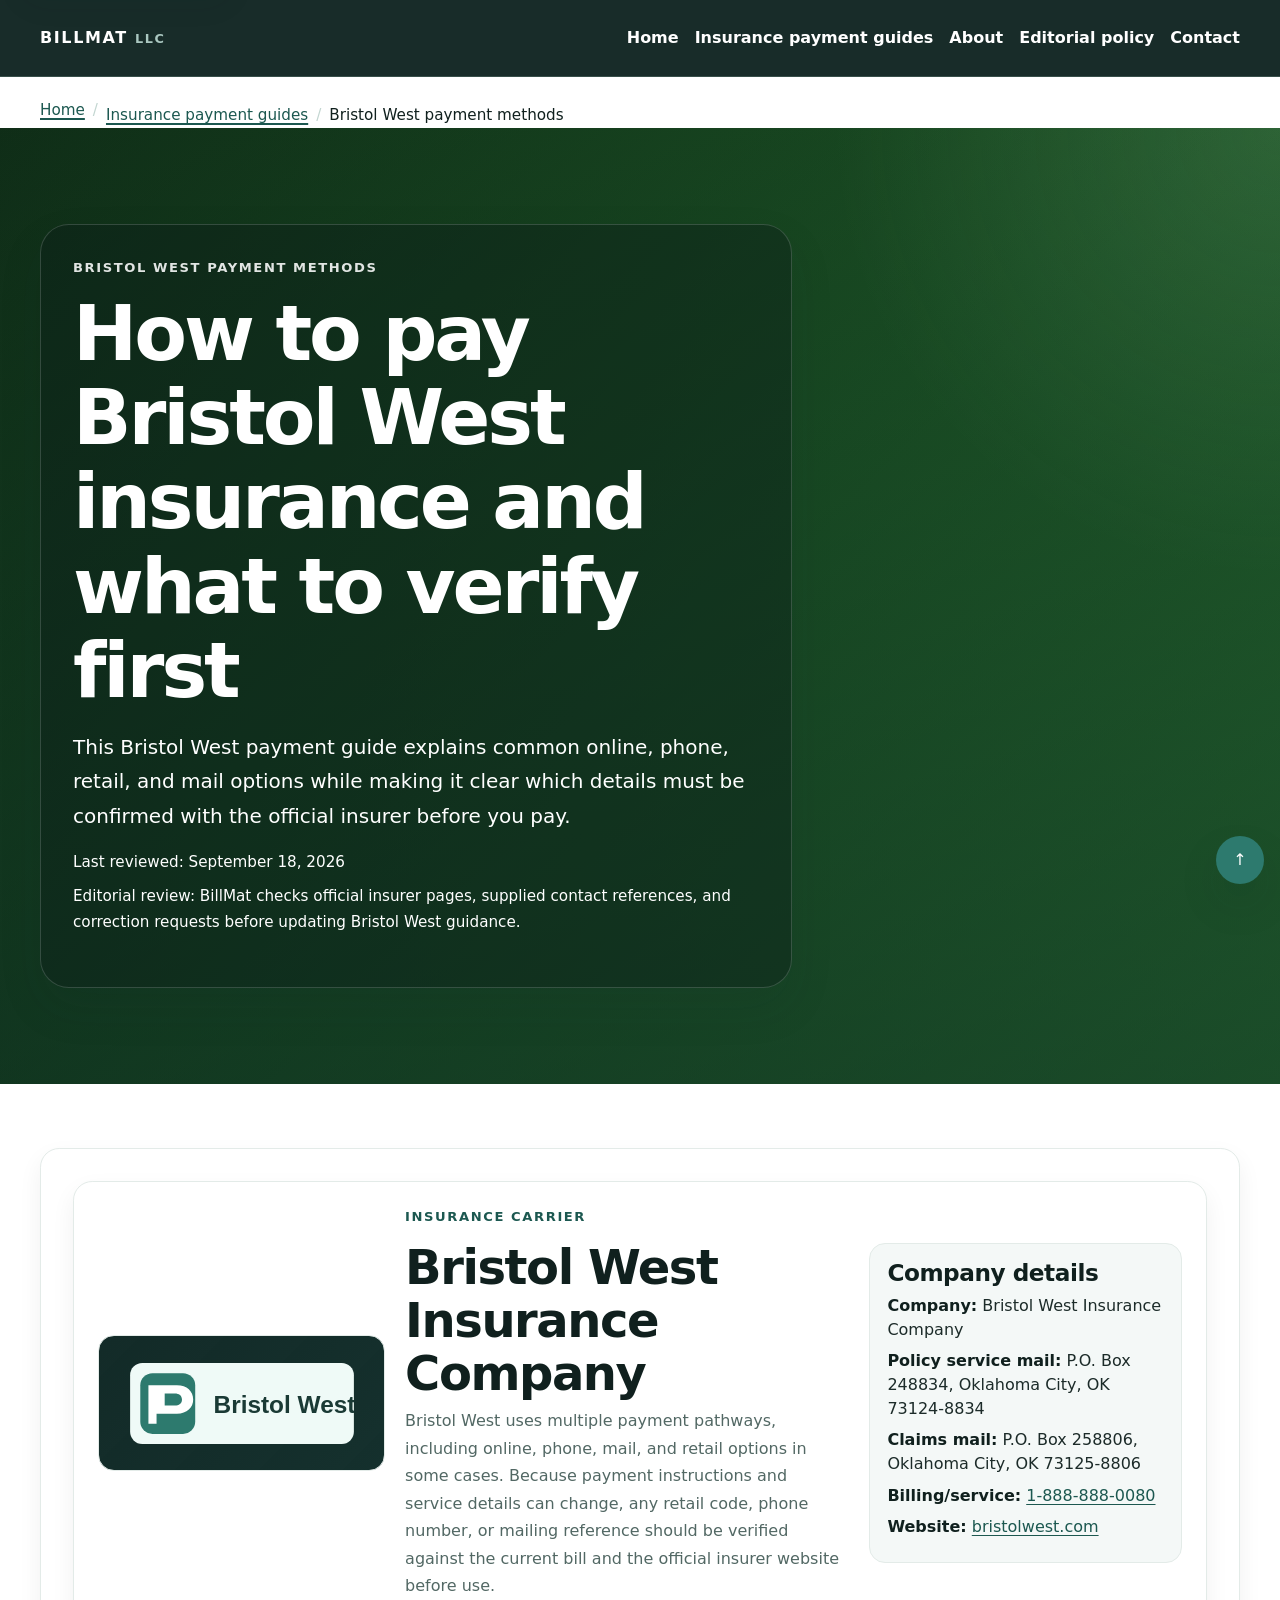
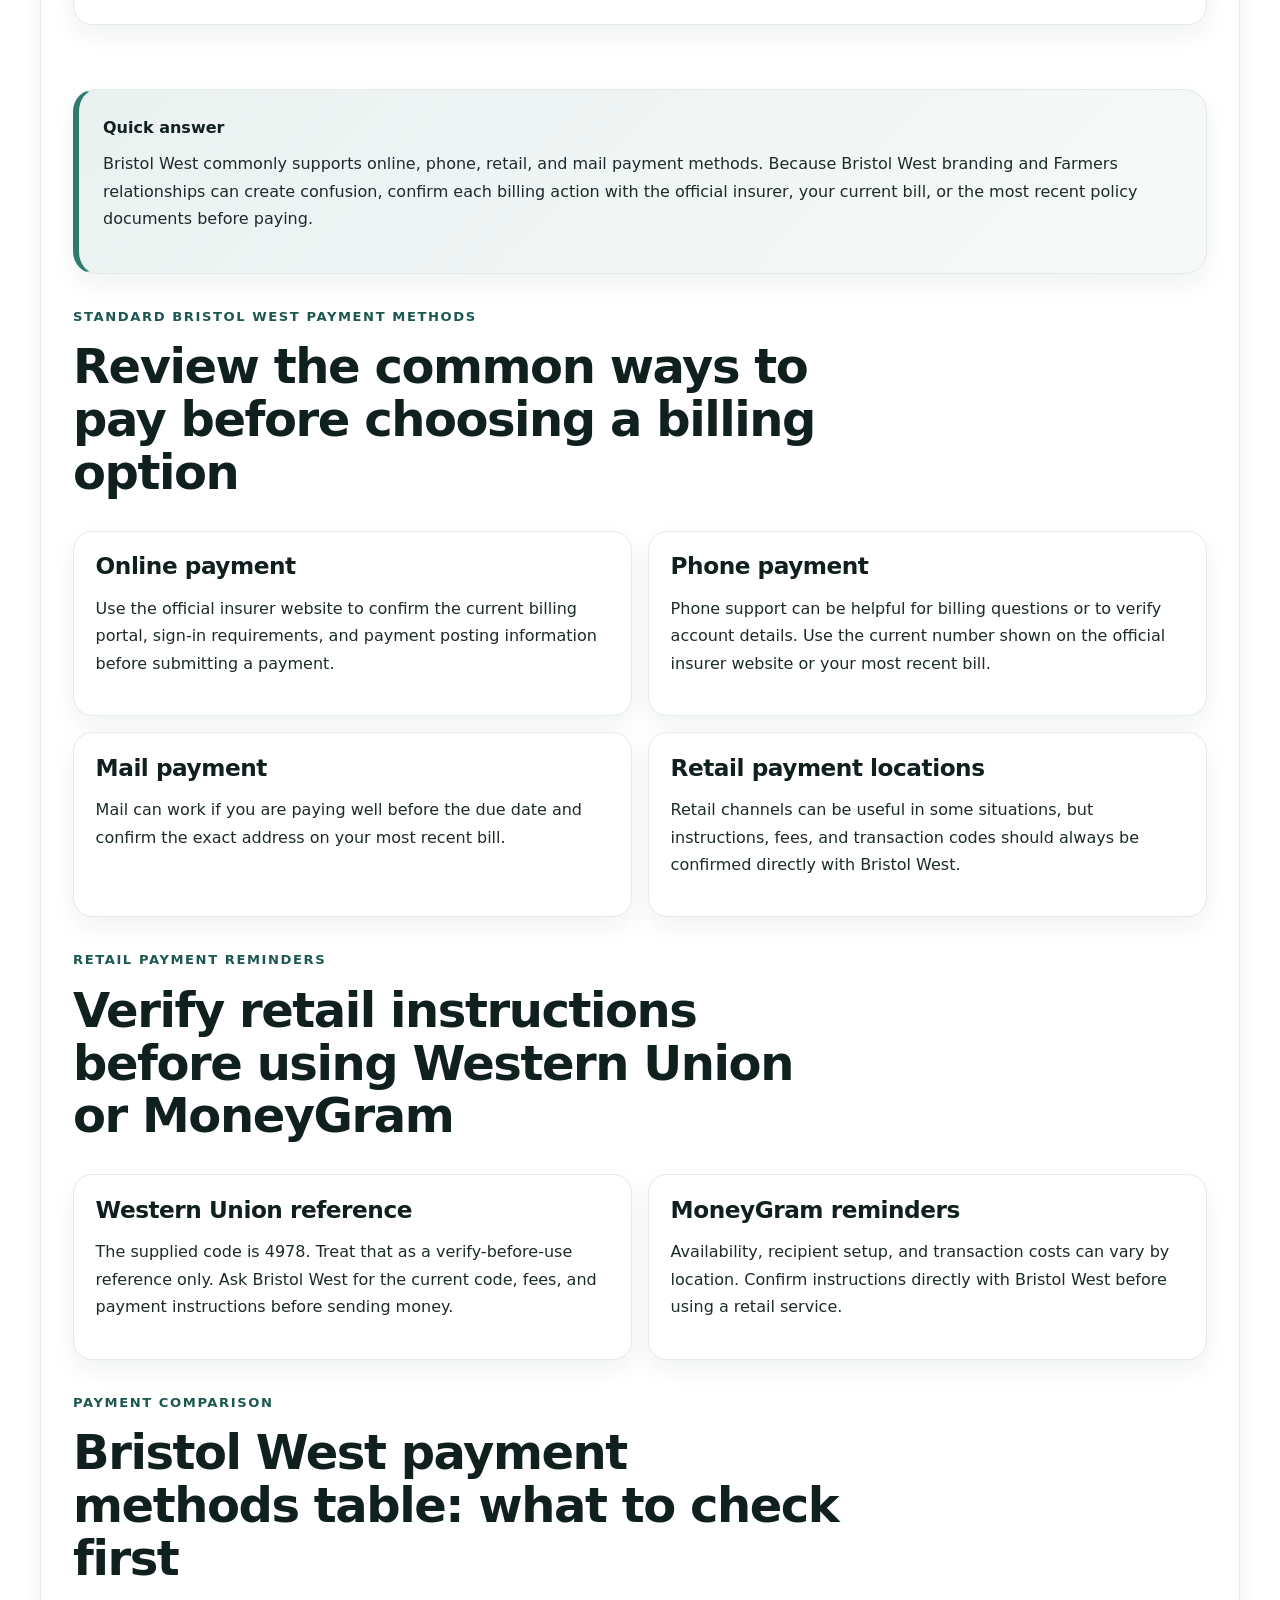
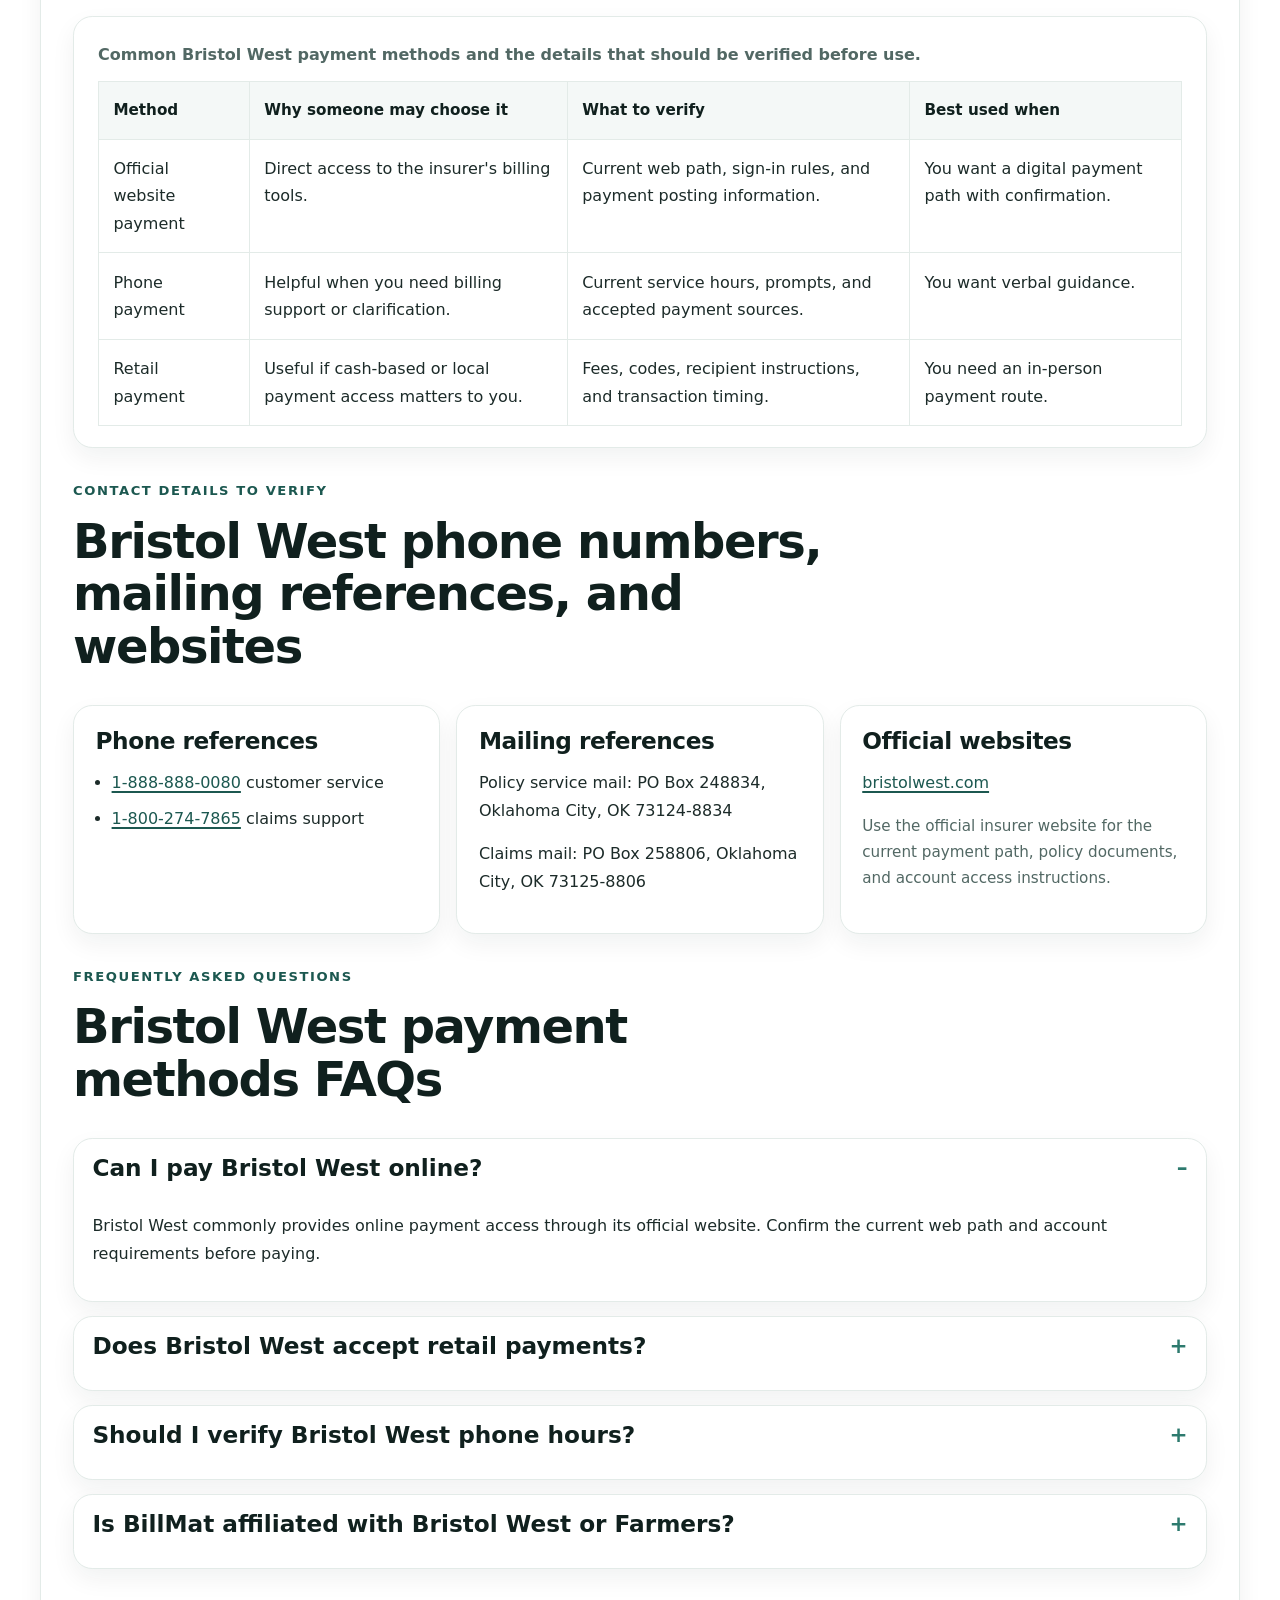
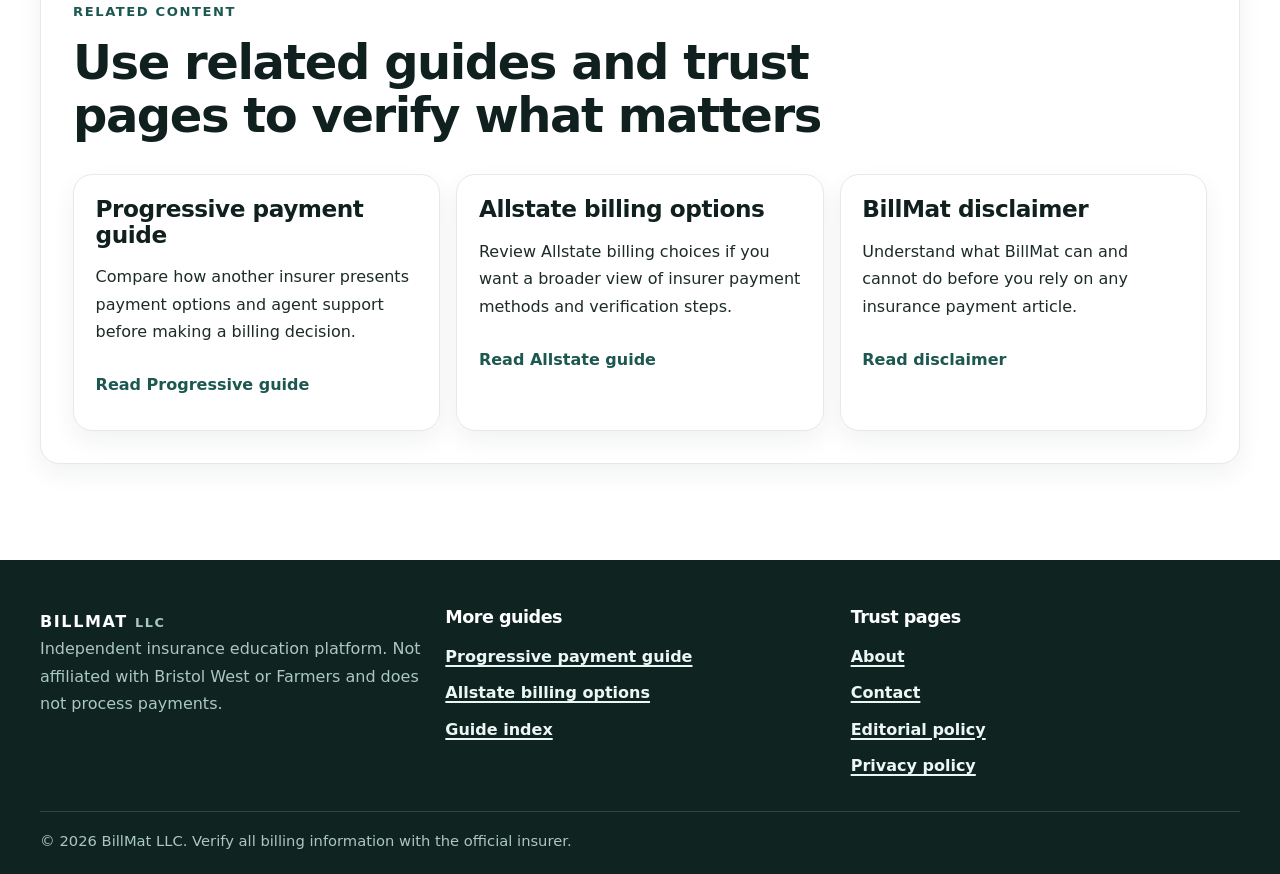
<file: insurance-partners/bristol-west.html>
<!doctype html>
<html lang="en">
<head>
  <meta charset="utf-8">
  <meta name="viewport" content="width=device-width, initial-scale=1">
  <title>Bristol West Payment Methods | BillMat LLC</title>
  <meta name="description" content="Understand Bristol West payment methods, billing contacts, retail payment reminders, and official links to verify before you pay.">
  <meta name="robots" content="index,follow,max-image-preview:large">
  <meta name="theme-color" content="#2d7a6e">
  <meta property="og:type" content="article">
  <meta property="og:title" content="Bristol West Payment Methods | BillMat LLC">
  <meta property="og:description" content="Independent guidance on Bristol West payment methods, retail payment reminders, and official billing references.">
  <meta property="og:url" content="https://getlivesupport.github.io/billmat/insurance-partners/bristol-west.html">
  <meta property="og:site_name" content="BillMat LLC">
  <meta property="og:image" content="https://getlivesupport.github.io/billmat/assets/social-card.svg">
  <meta property="og:image:alt" content="BillMat LLC Bristol West payment methods social card">
  <meta name="twitter:card" content="summary_large_image">
  <meta name="twitter:title" content="Bristol West Payment Methods | BillMat LLC">
  <meta name="twitter:description" content="Independent guidance on Bristol West payment methods, retail payment reminders, and official billing references.">
  <meta name="twitter:image" content="https://getlivesupport.github.io/billmat/assets/social-card.svg">
  <link rel="canonical" href="https://getlivesupport.github.io/billmat/insurance-partners/bristol-west.html">
  <link rel="icon" href="../assets/favicon.svg" type="image/svg+xml">
  <link rel="manifest" href="../site.webmanifest">
  <style> :root{color-scheme:light;--line:#cfe2db;--text:#16312e;--brand:#2d7a6e}*{box-sizing:border-box}html{font-family:Inter,ui-sans-serif,system-ui,-apple-system,BlinkMacSystemFont,"Segoe UI",sans-serif}body{margin:0;background:#f5faf8;color:var(--text)} </style>
  <link rel="stylesheet" href="../css/style.css">
  <script src="../js/main.js" defer></script>
  <script type="application/ld+json">
    {
      "@context": "https://schema.org",
      "@graph": [
        {"@type": "Article", "headline": "Bristol West payment methods", "description": "Independent educational guide to Bristol West payment methods, retail payment reminders, and billing contacts.", "datePublished": "2026-09-18", "dateModified": "2026-09-18", "author": {"@type": "Organization", "name": "BillMat LLC"}, "publisher": {"@type": "Organization", "name": "BillMat LLC", "logo": {"@type": "ImageObject", "url": "https://getlivesupport.github.io/billmat/assets/favicon.svg"}}, "mainEntityOfPage": "https://getlivesupport.github.io/billmat/insurance-partners/bristol-west.html"},
        {"@type": "FAQPage", "mainEntity": [
          {"@type": "Question", "name": "Can I pay Bristol West online?", "acceptedAnswer": {"@type": "Answer", "text": "Bristol West commonly provides online payment access through its official website. Confirm the current web path and account requirements before paying."}},
          {"@type": "Question", "name": "Does Bristol West accept retail payments?", "acceptedAnswer": {"@type": "Answer", "text": "Retail payment options such as Western Union or MoneyGram may be available in some cases. Availability, fees, and transaction details vary by location and should be confirmed directly with the insurer."}},
          {"@type": "Question", "name": "Should I verify Bristol West phone hours?", "acceptedAnswer": {"@type": "Answer", "text": "Yes. Service hours can change, so treat any published schedule as a reference to confirm with the current insurer contact information before calling."}},
          {"@type": "Question", "name": "Is BillMat affiliated with Bristol West or Farmers?", "acceptedAnswer": {"@type": "Answer", "text": "No. BillMat LLC is independent and is not affiliated with Bristol West or Farmers."}}
        ]},
        {"@type": "BreadcrumbList", "itemListElement": [
          {"@type": "ListItem", "position": 1, "name": "Home", "item": "https://getlivesupport.github.io/billmat/"},
          {"@type": "ListItem", "position": 2, "name": "Insurance Payment Guides", "item": "https://getlivesupport.github.io/billmat/insurance-partners/"},
          {"@type": "ListItem", "position": 3, "name": "Bristol West Payment Methods", "item": "https://getlivesupport.github.io/billmat/insurance-partners/bristol-west.html"}
        ]}
      ]
    }
  </script>
</head>
<body>
  <a class="skip-link" href="#main-content">Skip to main content</a>
  <header class="site-header">
    <div class="container nav-wrap">
      <a class="logo" href="../" aria-label="BillMat LLC home">BILLMAT <span>LLC</span></a>
      <button class="menu-toggle" type="button" aria-expanded="false" aria-controls="site-nav" aria-label="Toggle navigation">Menu</button>
      <nav id="site-nav" class="site-nav" aria-label="Primary navigation">
        <a href="../">Home</a>
        <a href="./">Insurance payment guides</a>
        <a href="../about.html">About</a>
        <a href="../editorial-policy.html">Editorial policy</a>
        <a href="../contact.html">Contact</a>
      </nav>
    </div>
  </header>
  <main id="main-content">
    <nav class="breadcrumbs container" aria-label="Breadcrumb">
      <ol>
        <li><a href="../">Home</a></li>
        <li><a href="./">Insurance payment guides</a></li>
        <li><a aria-current="page" href="bristol-west.html">Bristol West payment methods</a></li>
      </ol>
    </nav>
    <section class="guide-hero bristol-hero">
      <div class="container">
        <div class="hero-box">
          <p class="eyebrow">Bristol West payment methods</p>
          <h1>How to pay Bristol West insurance and what to verify first</h1>
          <p class="lead">This Bristol West payment guide explains common online, phone, retail, and mail options while making it clear which details must be confirmed with the official insurer before you pay.</p>
          <p class="last-reviewed"><span>Last reviewed: September 18, 2026</span><span>Editorial review: BillMat checks official insurer pages, supplied contact references, and correction requests before updating Bristol West guidance.</span></p>
        </div>
      </div>
    </section>

    <section class="section-tight">
      <div class="container article-shell">
        <section class="insurer-profile" aria-label="Bristol West company profile">
          <div class="company-brand">
            <img src="../assets/logos/bristol-west-logo.svg" alt="Bristol West logo" width="220" height="80">
          </div>
          <div class="insurer-summary">
            <p class="eyebrow">Insurance carrier</p>
            <h2>Bristol West Insurance Company</h2>
            <p>Bristol West uses multiple payment pathways, including online, phone, mail, and retail options in some cases. Because payment instructions and service details can change, any retail code, phone number, or mailing reference should be verified against the current bill and the official insurer website before use.</p>
          </div>
          <div class="insurer-details">
            <h3>Company details</h3>
            <ul class="insurer-facts">
              <li><strong>Company:</strong> Bristol West Insurance Company</li>
              <li><strong>Policy service mail:</strong> P.O. Box 248834, Oklahoma City, OK 73124-8834</li>
              <li><strong>Claims mail:</strong> P.O. Box 258806, Oklahoma City, OK 73125-8806</li>
              <li><strong>Billing/service:</strong> <a href="tel:+18888880080">1-888-888-0080</a></li>
              <li><strong>Website:</strong> <a href="https://www.bristolwest.com/" target="_blank" rel="noopener">bristolwest.com</a></li>
            </ul>
          </div>
        </section>

        <div class="notice-card quick-answer">
          <strong>Quick answer</strong>
          <p>Bristol West commonly supports online, phone, retail, and mail payment methods. Because Bristol West branding and Farmers relationships can create confusion, confirm each billing action with the official insurer, your current bill, or the most recent policy documents before paying.</p>
        </div>

        <section>
          <div class="section-heading">
            <p class="eyebrow">Standard Bristol West payment methods</p>
            <h2>Review the common ways to pay before choosing a billing option</h2>
          </div>
          <div class="card-grid two">
            <article class="info-card"><h3>Online payment</h3><p>Use the official insurer website to confirm the current billing portal, sign-in requirements, and payment posting information before submitting a payment.</p></article>
            <article class="info-card"><h3>Phone payment</h3><p>Phone support can be helpful for billing questions or to verify account details. Use the current number shown on the official insurer website or your most recent bill.</p></article>
            <article class="info-card"><h3>Mail payment</h3><p>Mail can work if you are paying well before the due date and confirm the exact address on your most recent bill.</p></article>
            <article class="info-card"><h3>Retail payment locations</h3><p>Retail channels can be useful in some situations, but instructions, fees, and transaction codes should always be confirmed directly with Bristol West.</p></article>
          </div>
        </section>

        <section>
          <div class="section-heading">
            <p class="eyebrow">Retail payment reminders</p>
            <h2>Verify retail instructions before using Western Union or MoneyGram</h2>
          </div>
          <div class="card-grid two">
            <article class="info-card"><h3>Western Union reference</h3><p>The supplied code is 4978. Treat that as a verify-before-use reference only. Ask Bristol West for the current code, fees, and payment instructions before sending money.</p></article>
            <article class="info-card"><h3>MoneyGram reminders</h3><p>Availability, recipient setup, and transaction costs can vary by location. Confirm instructions directly with Bristol West before using a retail service.</p></article>
          </div>
        </section>

        <section>
          <div class="section-heading">
            <p class="eyebrow">Payment comparison</p>
            <h2>Bristol West payment methods table: what to check first</h2>
          </div>
          <div class="table-card table-wrap">
            <table>
              <caption>Common Bristol West payment methods and the details that should be verified before use.</caption>
              <thead>
                <tr>
                  <th scope="col">Method</th>
                  <th scope="col">Why someone may choose it</th>
                  <th scope="col">What to verify</th>
                  <th scope="col">Best used when</th>
                </tr>
              </thead>
              <tbody>
                <tr>
                  <td>Official website payment</td>
                  <td>Direct access to the insurer's billing tools.</td>
                  <td>Current web path, sign-in rules, and payment posting information.</td>
                  <td>You want a digital payment path with confirmation.</td>
                </tr>
                <tr>
                  <td>Phone payment</td>
                  <td>Helpful when you need billing support or clarification.</td>
                  <td>Current service hours, prompts, and accepted payment sources.</td>
                  <td>You want verbal guidance.</td>
                </tr>
                <tr>
                  <td>Retail payment</td>
                  <td>Useful if cash-based or local payment access matters to you.</td>
                  <td>Fees, codes, recipient instructions, and transaction timing.</td>
                  <td>You need an in-person payment route.</td>
                </tr>
              </tbody>
            </table>
          </div>
        </section>

        <section>
          <div class="section-heading">
            <p class="eyebrow">Contact details to verify</p>
            <h2>Bristol West phone numbers, mailing references, and websites</h2>
          </div>
          <div class="contact-grid">
            <article class="contact-card"><h3>Phone references</h3><ul><li><a href="tel:+18888880080">1-888-888-0080</a> customer service</li><li><a href="tel:+18002747865">1-800-274-7865</a> claims support</li></ul></article>
            <article class="contact-card"><h3>Mailing references</h3><p>Policy service mail: PO Box 248834, Oklahoma City, OK 73124-8834</p><p>Claims mail: PO Box 258806, Oklahoma City, OK 73125-8806</p></article>
            <article class="contact-card"><h3>Official websites</h3><p><a href="https://www.bristolwest.com/" target="_blank" rel="nofollow noopener">bristolwest.com</a></p><p class="small">Use the official insurer website for the current payment path, policy documents, and account access instructions.</p></article>
          </div>
        </section>

        <section aria-labelledby="bristol-faq-heading">
          <div class="section-heading">
            <p class="eyebrow">Frequently asked questions</p>
            <h2 id="bristol-faq-heading">Bristol West payment methods FAQs</h2>
          </div>
          <div class="faq-list">
            <div class="faq-item"><h3><button class="faq-toggle" type="button" id="bristol-faq-button-1" aria-expanded="true" aria-controls="bristol-faq-1">Can I pay Bristol West online?</button></h3><div class="faq-panel" id="bristol-faq-1" role="region" aria-labelledby="bristol-faq-button-1"><p>Bristol West commonly provides online payment access through its official website. Confirm the current web path and account requirements before paying.</p></div></div>
            <div class="faq-item"><h3><button class="faq-toggle" type="button" id="bristol-faq-button-2" aria-expanded="false" aria-controls="bristol-faq-2">Does Bristol West accept retail payments?</button></h3><div class="faq-panel" id="bristol-faq-2" role="region" aria-labelledby="bristol-faq-button-2" hidden><p>Retail payment options such as Western Union or MoneyGram may be available in some cases. Availability, fees, and transaction details vary by location and should be confirmed directly with the insurer.</p></div></div>
            <div class="faq-item"><h3><button class="faq-toggle" type="button" id="bristol-faq-button-3" aria-expanded="false" aria-controls="bristol-faq-3">Should I verify Bristol West phone hours?</button></h3><div class="faq-panel" id="bristol-faq-3" role="region" aria-labelledby="bristol-faq-button-3" hidden><p>Yes. Service hours can change, so treat any published schedule as a reference to confirm with the current insurer contact information before calling.</p></div></div>
            <div class="faq-item"><h3><button class="faq-toggle" type="button" id="bristol-faq-button-4" aria-expanded="false" aria-controls="bristol-faq-4">Is BillMat affiliated with Bristol West or Farmers?</button></h3><div class="faq-panel" id="bristol-faq-4" role="region" aria-labelledby="bristol-faq-button-4" hidden><p>No. BillMat LLC is independent and is not affiliated with Bristol West or Farmers.</p></div></div>
          </div>
        </section>

        <section>
          <div class="section-heading">
            <p class="eyebrow">Related content</p>
            <h2>Use related guides and trust pages to verify what matters</h2>
          </div>
          <div class="related-grid">
            <article class="related-card"><h3>Progressive payment guide</h3><p>Compare how another insurer presents payment options and agent support before making a billing decision.</p><a class="text-button" href="progressive.html">Read Progressive guide</a></article>
            <article class="related-card"><h3>Allstate billing options</h3><p>Review Allstate billing choices if you want a broader view of insurer payment methods and verification steps.</p><a class="text-button" href="allstate.html">Read Allstate guide</a></article>
            <article class="related-card"><h3>BillMat disclaimer</h3><p>Understand what BillMat can and cannot do before you rely on any insurance payment article.</p><a class="text-button" href="../disclaimer.html">Read disclaimer</a></article>
          </div>
        </section>
      </div>
    </section>
  </main>
  <footer class="site-footer">
    <div class="container footer-grid">
      <div><a class="logo" href="../">BILLMAT <span>LLC</span></a><p class="footer-note">Independent insurance education platform. Not affiliated with Bristol West or Farmers and does not process payments.</p></div>
      <div><h2>More guides</h2><div class="footer-links"><a href="progressive.html">Progressive payment guide</a><a href="allstate.html">Allstate billing options</a><a href="./">Guide index</a></div></div>
      <div><h2>Trust pages</h2><div class="footer-links"><a href="../about.html">About</a><a href="../contact.html">Contact</a><a href="../editorial-policy.html">Editorial policy</a><a href="../privacy-policy.html">Privacy policy</a></div></div>
    </div>
    <div class="container copyright">© 2026 BillMat LLC. Verify all billing information with the official insurer.</div>
  </footer>
  <a class="back-to-top" href="#main-content" aria-label="Back to top">↑</a>
</body>
</html>
</file>
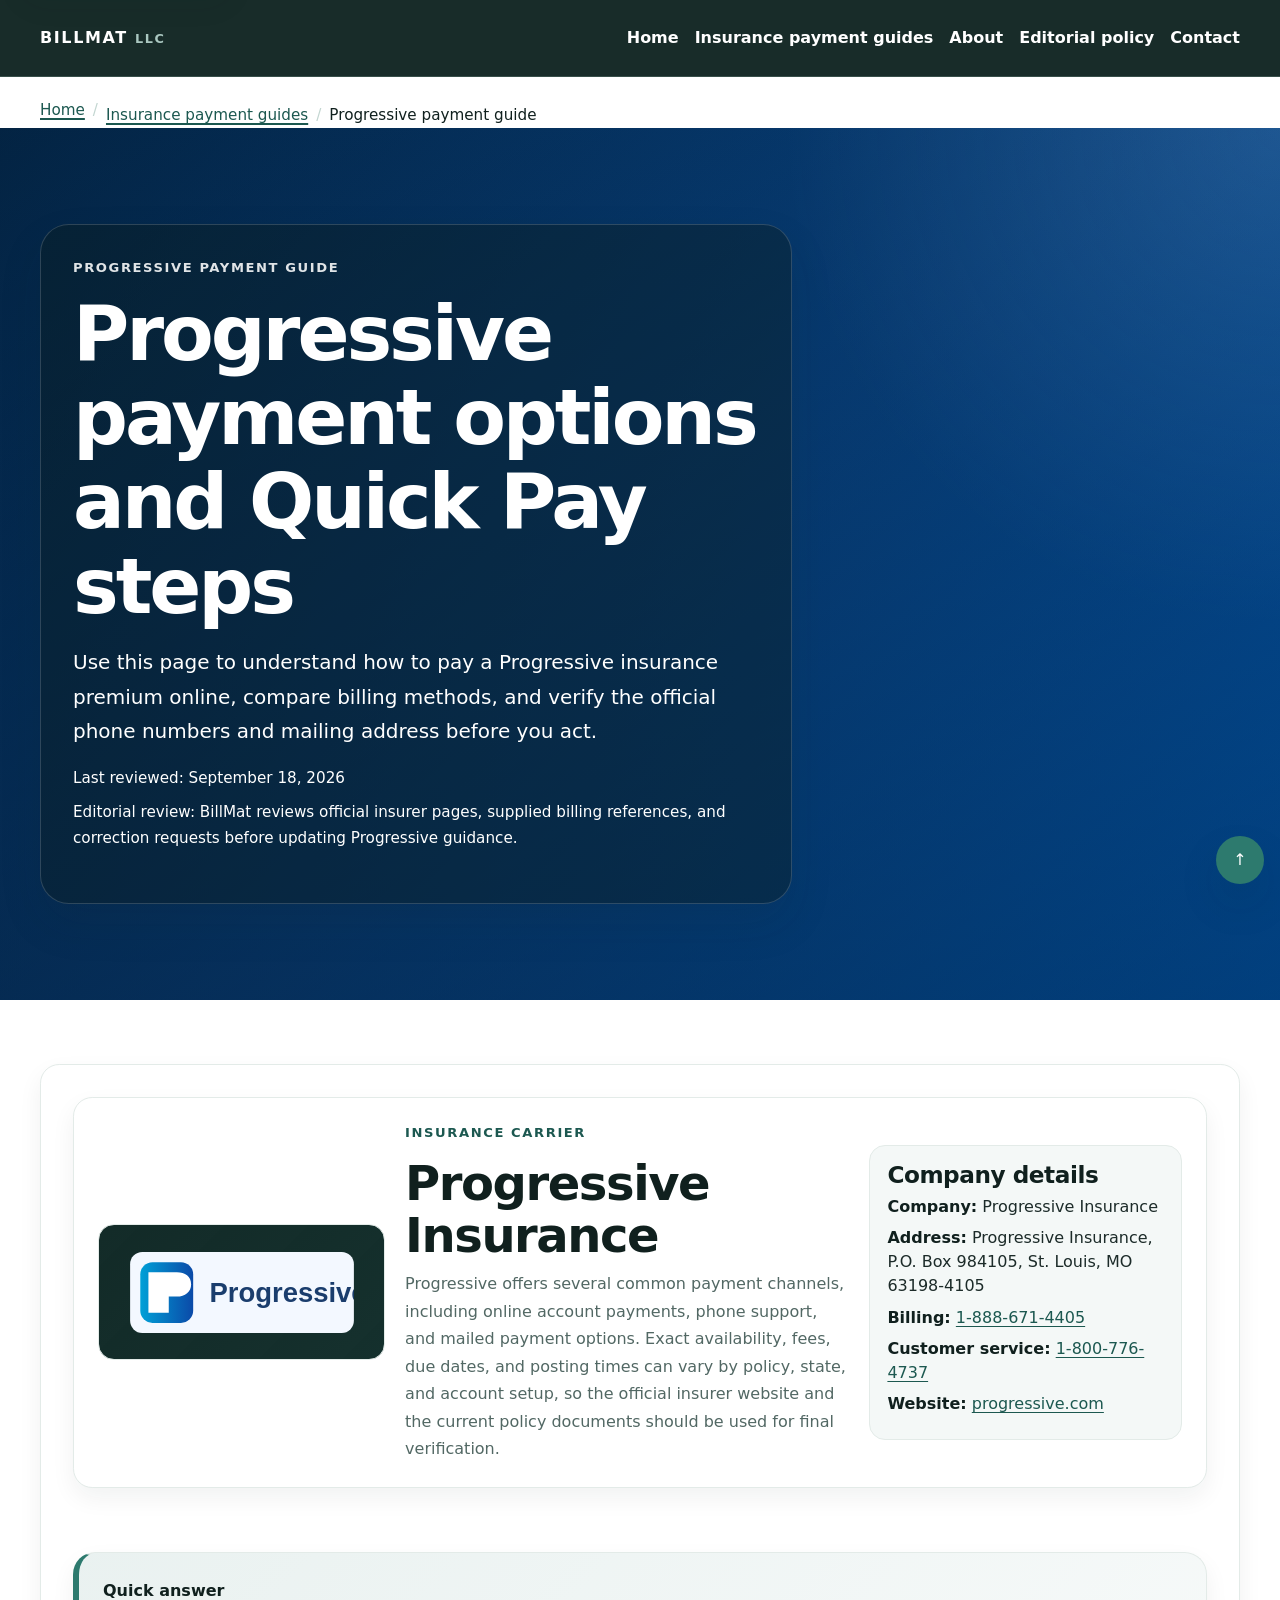
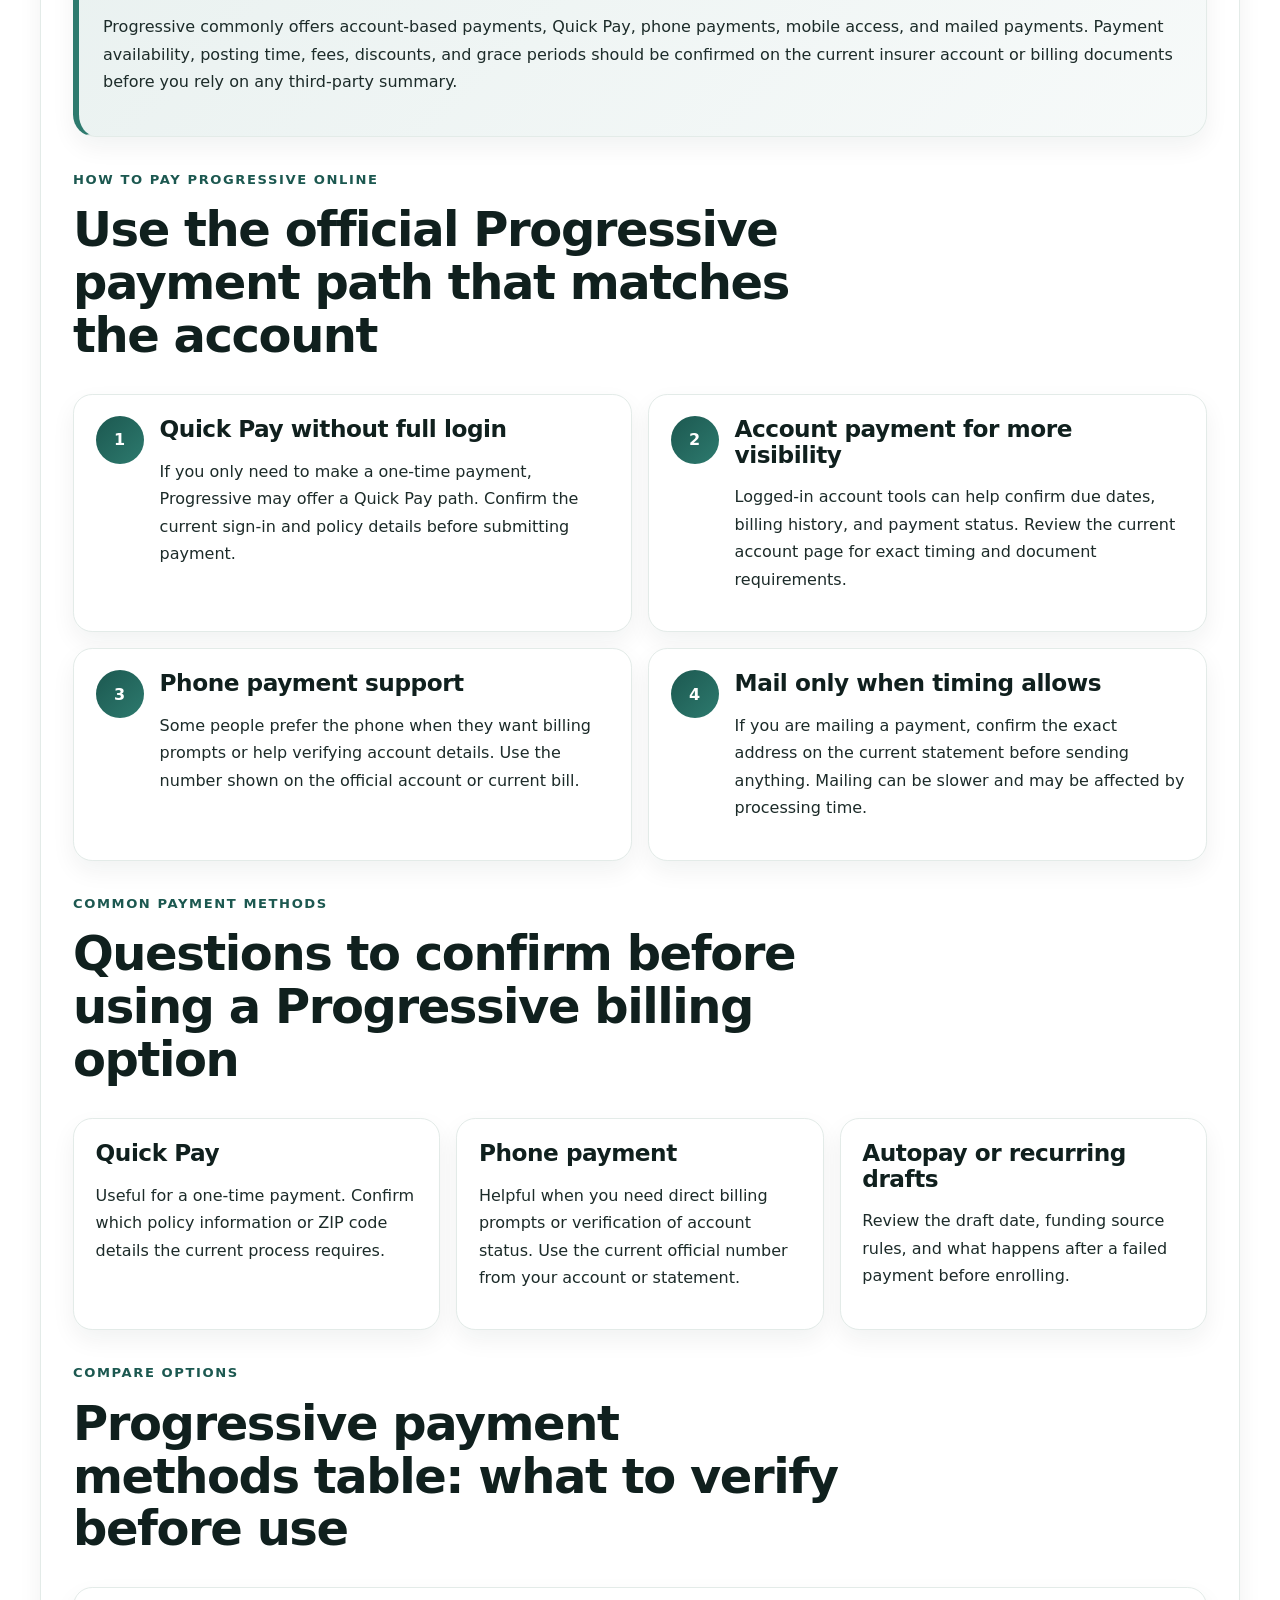
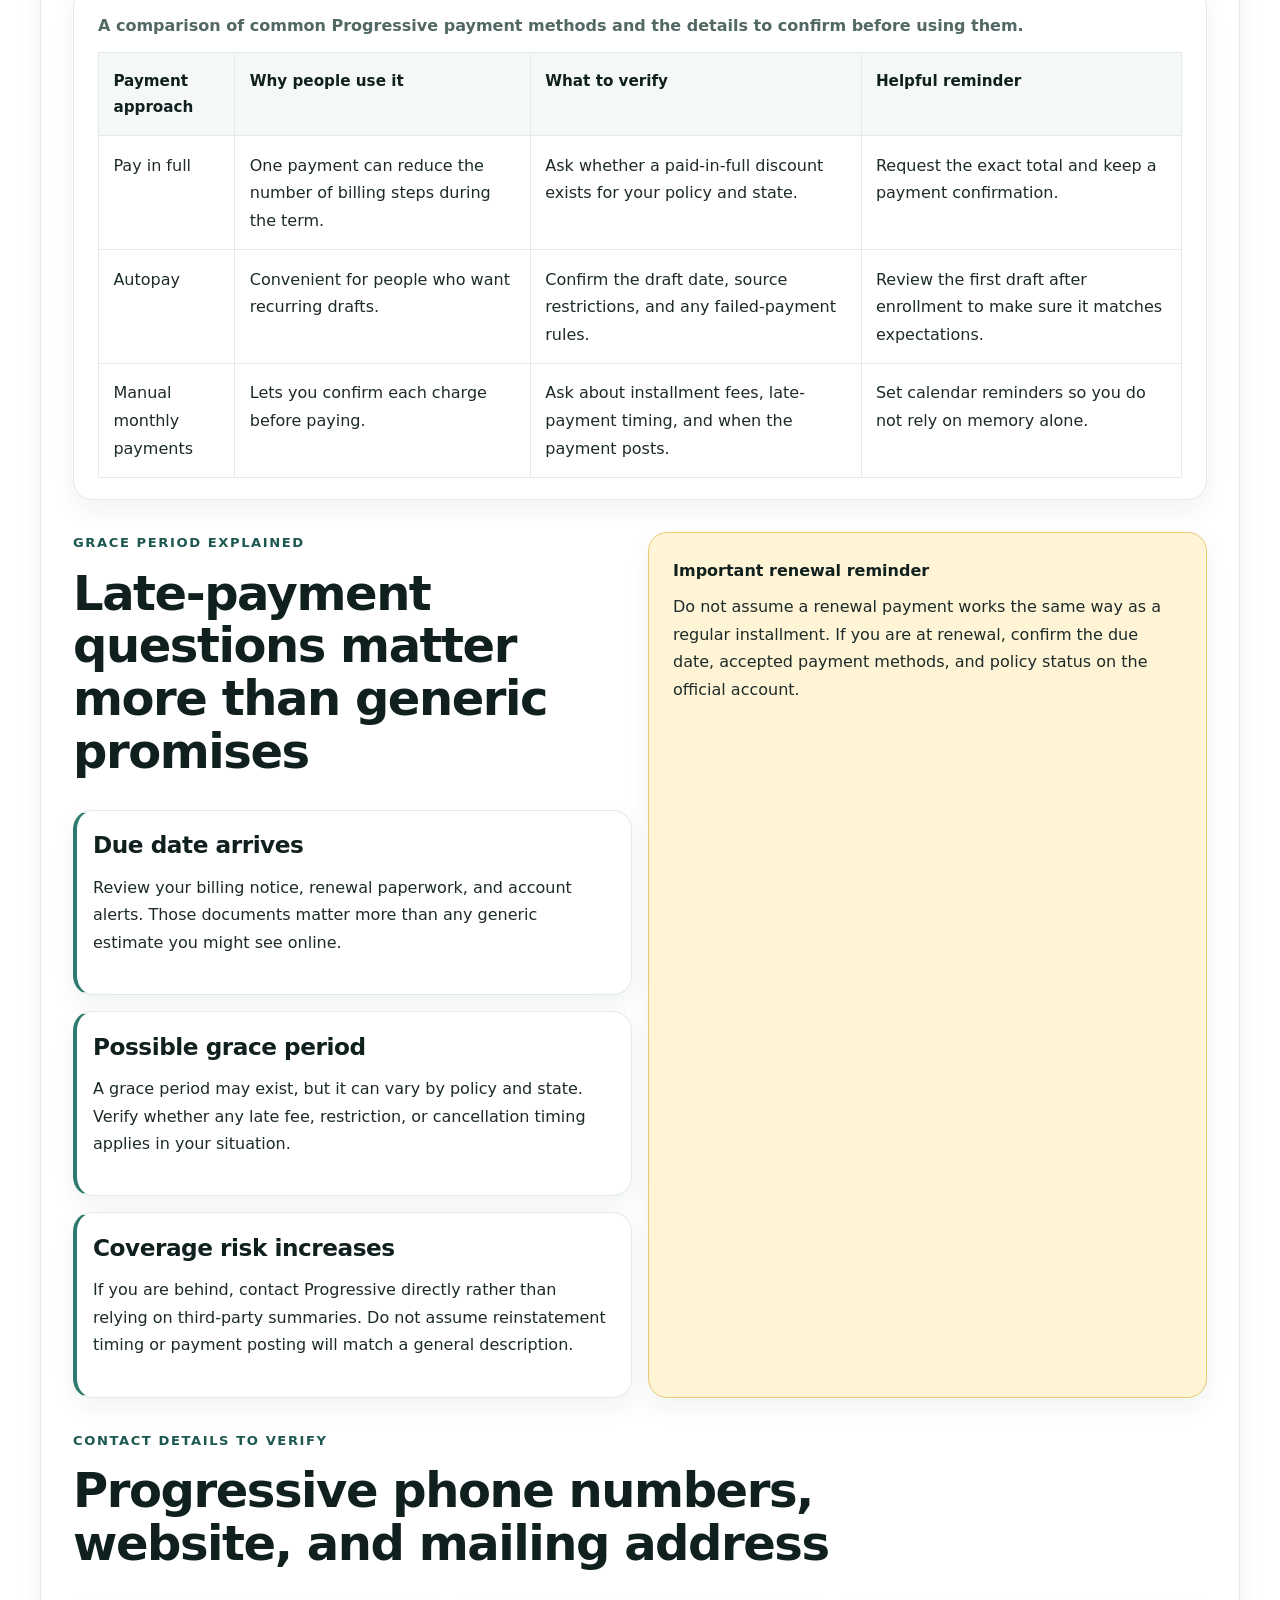
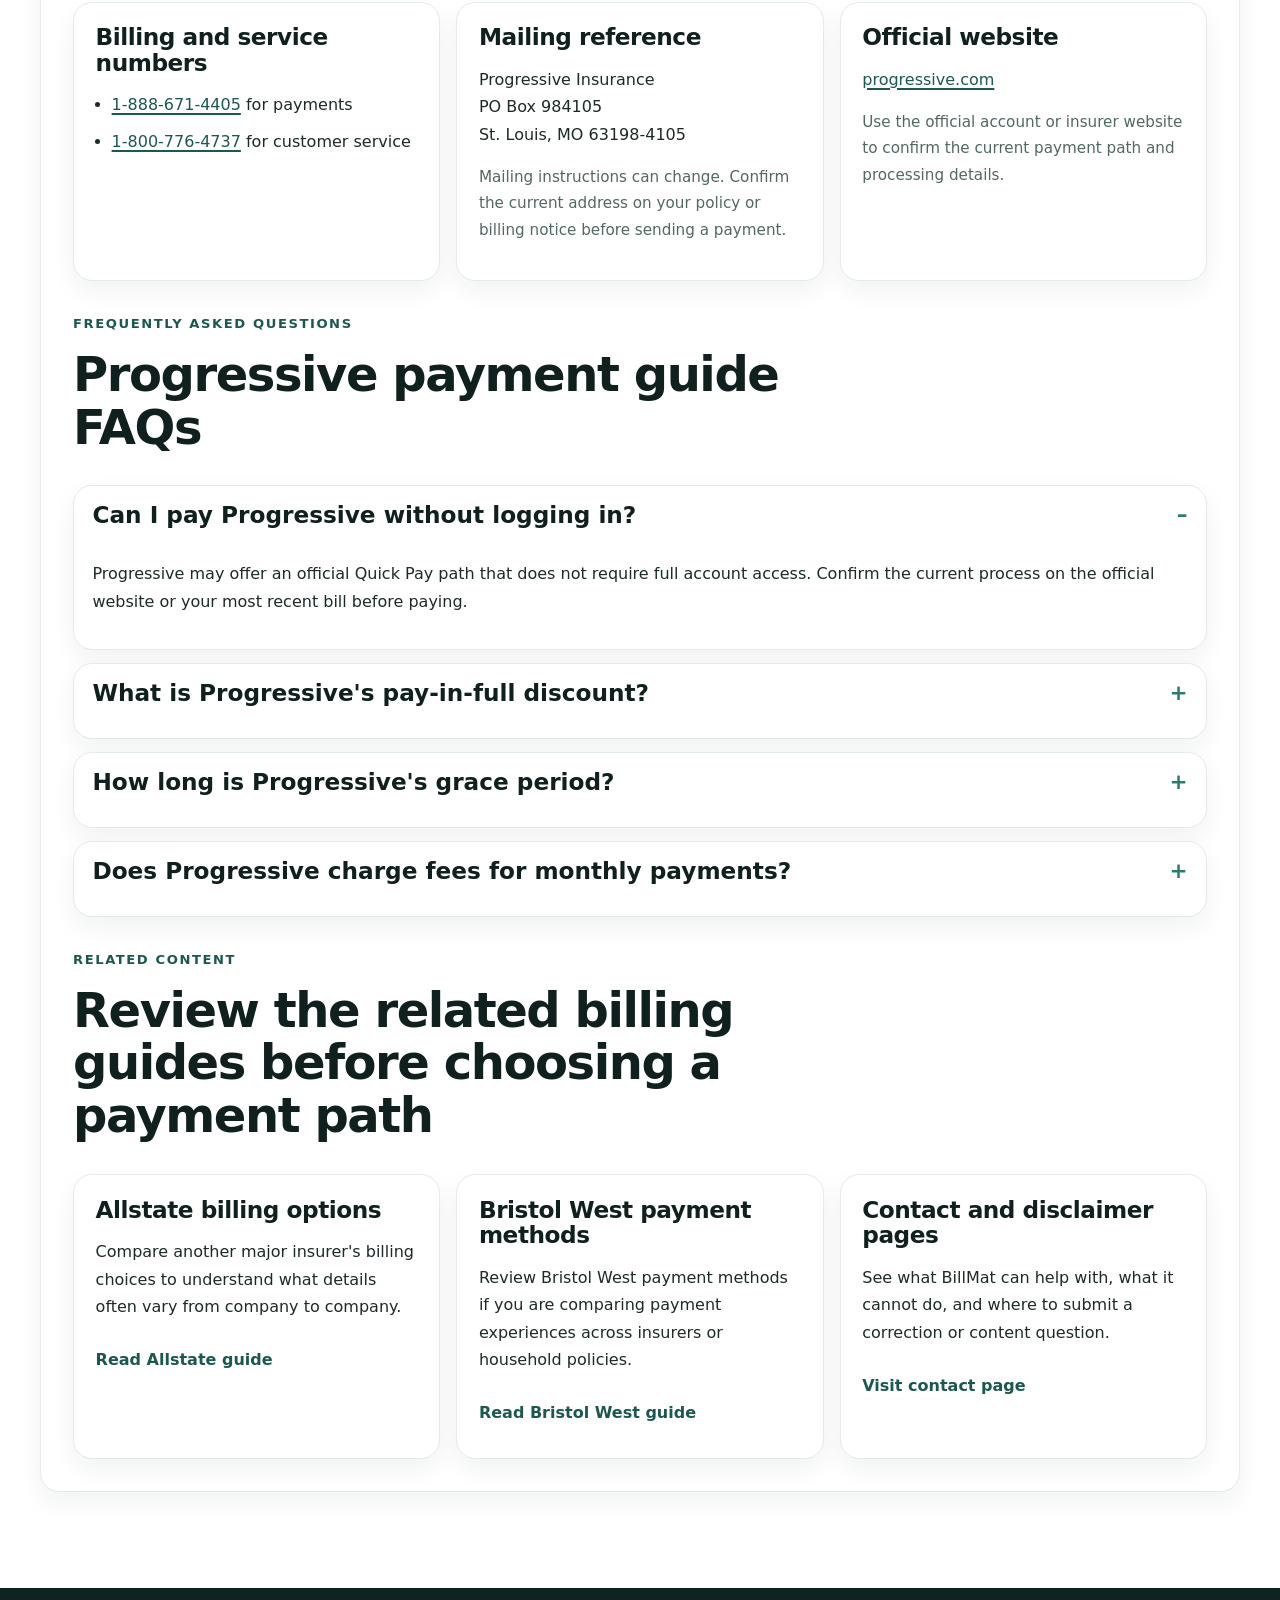
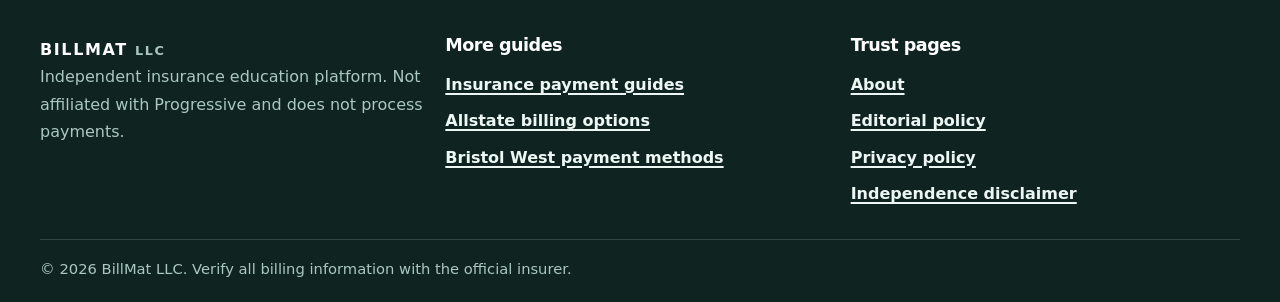
<file: insurance-partners/progressive.html>
<!doctype html>
<html lang="en">
<head>
  <meta charset="utf-8">
  <meta name="viewport" content="width=device-width, initial-scale=1">
  <title>Progressive Payment Guide | BillMat LLC</title>
  <meta name="description" content="Learn Progressive payment options, Quick Pay steps, billing contacts to verify, and practical questions about fees, autopay, and grace periods.">
  <meta name="robots" content="index,follow,max-image-preview:large">
  <meta name="theme-color" content="#2d7a6e">
  <meta property="og:type" content="article">
  <meta property="og:title" content="Progressive Payment Guide | BillMat LLC">
  <meta property="og:description" content="Independent guidance on Progressive payment options, Quick Pay, billing contacts, and official verification steps.">
  <meta property="og:url" content="https://getlivesupport.github.io/billmat/insurance-partners/progressive.html">
  <meta property="og:site_name" content="BillMat LLC">
  <meta property="og:image" content="https://getlivesupport.github.io/billmat/assets/social-card.svg">
  <meta property="og:image:alt" content="BillMat LLC Progressive payment guide social card">
  <meta name="twitter:card" content="summary_large_image">
  <meta name="twitter:title" content="Progressive Payment Guide | BillMat LLC">
  <meta name="twitter:description" content="Independent guidance on Progressive payment options, Quick Pay, billing contacts, and official verification steps.">
  <meta name="twitter:image" content="https://getlivesupport.github.io/billmat/assets/social-card.svg">
  <link rel="canonical" href="https://getlivesupport.github.io/billmat/insurance-partners/progressive.html">
  <link rel="icon" href="../assets/favicon.svg" type="image/svg+xml">
  <link rel="manifest" href="../site.webmanifest">
  <style> :root{color-scheme:light;--line:#cfe2db;--text:#16312e;--brand:#2d7a6e}*{box-sizing:border-box}html{font-family:Inter,ui-sans-serif,system-ui,-apple-system,BlinkMacSystemFont,"Segoe UI",sans-serif}body{margin:0;background:#f5faf8;color:var(--text)} </style>
  <link rel="stylesheet" href="../css/style.css">
  <script src="../js/main.js" defer></script>
  <script type="application/ld+json">
    {
      "@context": "https://schema.org",
      "@graph": [
        {
          "@type": "Article",
          "headline": "Progressive payment guide",
          "description": "Independent educational guide to Progressive payment options, Quick Pay, billing contacts, and official verification reminders.",
          "datePublished": "2026-09-18",
          "dateModified": "2026-09-18",
          "author": {"@type": "Organization", "name": "BillMat LLC"},
          "publisher": {"@type": "Organization", "name": "BillMat LLC", "logo": {"@type": "ImageObject", "url": "https://getlivesupport.github.io/billmat/assets/favicon.svg"}},
          "mainEntityOfPage": "https://getlivesupport.github.io/billmat/insurance-partners/progressive.html"
        },
        {
          "@type": "FAQPage",
          "mainEntity": [
            {"@type": "Question", "name": "Can I pay Progressive without logging in?", "acceptedAnswer": {"@type": "Answer", "text": "Progressive may offer an official Quick Pay path that does not require full account access. Confirm the current process on the official website or your most recent bill before paying."}},
            {"@type": "Question", "name": "What is Progressive's pay-in-full discount?", "acceptedAnswer": {"@type": "Answer", "text": "Discounts are not universal. Ask Progressive to show any pay-in-full or installment pricing that applies to your policy and state."}},
            {"@type": "Question", "name": "How long is Progressive's grace period?", "acceptedAnswer": {"@type": "Answer", "text": "That answer depends on the policy and state. Review your bill and the official insurer policy documents to confirm any late-payment timing."}},
            {"@type": "Question", "name": "Does Progressive charge fees for monthly payments?", "acceptedAnswer": {"@type": "Answer", "text": "Some installment plans may involve service or installment-related costs. Verify the exact terms on the current policy documents and billing notices."}}
          ]
        },
        {
          "@type": "BreadcrumbList",
          "itemListElement": [
            {"@type": "ListItem", "position": 1, "name": "Home", "item": "https://getlivesupport.github.io/billmat/"},
            {"@type": "ListItem", "position": 2, "name": "Insurance Payment Guides", "item": "https://getlivesupport.github.io/billmat/insurance-partners/"},
            {"@type": "ListItem", "position": 3, "name": "Progressive Payment Guide", "item": "https://getlivesupport.github.io/billmat/insurance-partners/progressive.html"}
          ]
        }
      ]
    }
  </script>
</head>
<body>
  <a class="skip-link" href="#main-content">Skip to main content</a>
  <header class="site-header">
    <div class="container nav-wrap">
      <a class="logo" href="../" aria-label="BillMat LLC home">BILLMAT <span>LLC</span></a>
      <button class="menu-toggle" type="button" aria-expanded="false" aria-controls="site-nav" aria-label="Toggle navigation">Menu</button>
      <nav id="site-nav" class="site-nav" aria-label="Primary navigation">
        <a href="../">Home</a>
        <a href="./">Insurance payment guides</a>
        <a href="../about.html">About</a>
        <a href="../editorial-policy.html">Editorial policy</a>
        <a href="../contact.html">Contact</a>
      </nav>
    </div>
  </header>
  <main id="main-content">
    <nav class="breadcrumbs container" aria-label="Breadcrumb">
      <ol>
        <li><a href="../">Home</a></li>
        <li><a href="./">Insurance payment guides</a></li>
        <li><a aria-current="page" href="progressive.html">Progressive payment guide</a></li>
      </ol>
    </nav>
    <section class="guide-hero progressive-hero">
      <div class="container">
        <div class="hero-box">
          <p class="eyebrow">Progressive payment guide</p>
          <h1>Progressive payment options and Quick Pay steps</h1>
          <p class="lead">Use this page to understand how to pay a Progressive insurance premium online, compare billing methods, and verify the official phone numbers and mailing address before you act.</p>
          <p class="last-reviewed"><span>Last reviewed: September 18, 2026</span><span>Editorial review: BillMat reviews official insurer pages, supplied billing references, and correction requests before updating Progressive guidance.</span></p>
        </div>
      </div>
    </section>

    <section class="section-tight">
      <div class="container article-shell">
        <section class="insurer-profile" aria-label="Progressive company profile">
          <div class="company-brand">
            <img src="../assets/logos/progressive-logo.svg" alt="Progressive logo" width="220" height="80">
          </div>
          <div class="insurer-summary">
            <p class="eyebrow">Insurance carrier</p>
            <h2>Progressive Insurance</h2>
            <p>Progressive offers several common payment channels, including online account payments, phone support, and mailed payment options. Exact availability, fees, due dates, and posting times can vary by policy, state, and account setup, so the official insurer website and the current policy documents should be used for final verification.</p>
          </div>
          <div class="insurer-details">
            <h3>Company details</h3>
            <ul class="insurer-facts">
              <li><strong>Company:</strong> Progressive Insurance</li>
              <li><strong>Address:</strong> Progressive Insurance, P.O. Box 984105, St. Louis, MO 63198-4105</li>
              <li><strong>Billing:</strong> <a href="tel:+18886714405">1-888-671-4405</a></li>
              <li><strong>Customer service:</strong> <a href="tel:+18007764737">1-800-776-4737</a></li>
              <li><strong>Website:</strong> <a href="https://www.progressive.com/" target="_blank" rel="noopener">progressive.com</a></li>
            </ul>
          </div>
        </section>

        <div class="notice-card quick-answer">
          <strong>Quick answer</strong>
          <p>Progressive commonly offers account-based payments, Quick Pay, phone payments, mobile access, and mailed payments. Payment availability, posting time, fees, discounts, and grace periods should be confirmed on the current insurer account or billing documents before you rely on any third-party summary.</p>
        </div>

        <section>
          <div class="section-heading">
            <p class="eyebrow">How to pay Progressive online</p>
            <h2>Use the official Progressive payment path that matches the account</h2>
          </div>
          <div class="steps-grid">
            <article class="info-card"><span class="number-chip" aria-hidden="true">1</span><div><h3>Quick Pay without full login</h3><p>If you only need to make a one-time payment, Progressive may offer a Quick Pay path. Confirm the current sign-in and policy details before submitting payment.</p></div></article>
            <article class="info-card"><span class="number-chip" aria-hidden="true">2</span><div><h3>Account payment for more visibility</h3><p>Logged-in account tools can help confirm due dates, billing history, and payment status. Review the current account page for exact timing and document requirements.</p></div></article>
            <article class="info-card"><span class="number-chip" aria-hidden="true">3</span><div><h3>Phone payment support</h3><p>Some people prefer the phone when they want billing prompts or help verifying account details. Use the number shown on the official account or current bill.</p></div></article>
            <article class="info-card"><span class="number-chip" aria-hidden="true">4</span><div><h3>Mail only when timing allows</h3><p>If you are mailing a payment, confirm the exact address on the current statement before sending anything. Mailing can be slower and may be affected by processing time.</p></div></article>
          </div>
        </section>

        <section>
          <div class="section-heading">
            <p class="eyebrow">Common payment methods</p>
            <h2>Questions to confirm before using a Progressive billing option</h2>
          </div>
          <div class="card-grid three">
            <article class="info-card"><h3>Quick Pay</h3><p>Useful for a one-time payment. Confirm which policy information or ZIP code details the current process requires.</p></article>
            <article class="info-card"><h3>Phone payment</h3><p>Helpful when you need direct billing prompts or verification of account status. Use the current official number from your account or statement.</p></article>
            <article class="info-card"><h3>Autopay or recurring drafts</h3><p>Review the draft date, funding source rules, and what happens after a failed payment before enrolling.</p></article>
          </div>
        </section>

        <section>
          <div class="section-heading">
            <p class="eyebrow">Compare options</p>
            <h2>Progressive payment methods table: what to verify before use</h2>
          </div>
          <div class="table-card table-wrap">
            <table>
              <caption>A comparison of common Progressive payment methods and the details to confirm before using them.</caption>
              <thead>
                <tr>
                  <th scope="col">Payment approach</th>
                  <th scope="col">Why people use it</th>
                  <th scope="col">What to verify</th>
                  <th scope="col">Helpful reminder</th>
                </tr>
              </thead>
              <tbody>
                <tr>
                  <td>Pay in full</td>
                  <td>One payment can reduce the number of billing steps during the term.</td>
                  <td>Ask whether a paid-in-full discount exists for your policy and state.</td>
                  <td>Request the exact total and keep a payment confirmation.</td>
                </tr>
                <tr>
                  <td>Autopay</td>
                  <td>Convenient for people who want recurring drafts.</td>
                  <td>Confirm the draft date, source restrictions, and any failed-payment rules.</td>
                  <td>Review the first draft after enrollment to make sure it matches expectations.</td>
                </tr>
                <tr>
                  <td>Manual monthly payments</td>
                  <td>Lets you confirm each charge before paying.</td>
                  <td>Ask about installment fees, late-payment timing, and when the payment posts.</td>
                  <td>Set calendar reminders so you do not rely on memory alone.</td>
                </tr>
              </tbody>
            </table>
          </div>
        </section>

        <section class="content-grid">
          <article>
            <div class="section-heading">
              <p class="eyebrow">Grace period explained</p>
              <h2>Late-payment questions matter more than generic promises</h2>
            </div>
            <div class="timeline">
              <div class="timeline-item"><h3>Due date arrives</h3><p>Review your billing notice, renewal paperwork, and account alerts. Those documents matter more than any generic estimate you might see online.</p></div>
              <div class="timeline-item"><h3>Possible grace period</h3><p>A grace period may exist, but it can vary by policy and state. Verify whether any late fee, restriction, or cancellation timing applies in your situation.</p></div>
              <div class="timeline-item"><h3>Coverage risk increases</h3><p>If you are behind, contact Progressive directly rather than relying on third-party summaries. Do not assume reinstatement timing or payment posting will match a general description.</p></div>
            </div>
          </article>
          <aside class="callout callout-warning">
            <strong>Important renewal reminder</strong>
            <p>Do not assume a renewal payment works the same way as a regular installment. If you are at renewal, confirm the due date, accepted payment methods, and policy status on the official account.</p>
          </aside>
        </section>

        <section>
          <div class="section-heading">
            <p class="eyebrow">Contact details to verify</p>
            <h2>Progressive phone numbers, website, and mailing address</h2>
          </div>
          <div class="contact-grid">
            <article class="contact-card"><h3>Billing and service numbers</h3><ul><li><a href="tel:+18886714405">1-888-671-4405</a> for payments</li><li><a href="tel:+18007764737">1-800-776-4737</a> for customer service</li></ul></article>
            <article class="contact-card"><h3>Mailing reference</h3><p>Progressive Insurance<br>PO Box 984105<br>St. Louis, MO 63198-4105</p><p class="small">Mailing instructions can change. Confirm the current address on your policy or billing notice before sending a payment.</p></article>
            <article class="contact-card"><h3>Official website</h3><p><a href="https://www.progressive.com/" target="_blank" rel="nofollow noopener">progressive.com</a></p><p class="small">Use the official account or insurer website to confirm the current payment path and processing details.</p></article>
          </div>
        </section>

        <section aria-labelledby="progressive-faq-heading">
          <div class="section-heading">
            <p class="eyebrow">Frequently asked questions</p>
            <h2 id="progressive-faq-heading">Progressive payment guide FAQs</h2>
          </div>
          <div class="faq-list">
            <div class="faq-item">
              <h3><button class="faq-toggle" type="button" id="progressive-faq-button-1" aria-expanded="true" aria-controls="progressive-faq-1">Can I pay Progressive without logging in?</button></h3>
              <div class="faq-panel" id="progressive-faq-1" role="region" aria-labelledby="progressive-faq-button-1"><p>Progressive may offer an official Quick Pay path that does not require full account access. Confirm the current process on the official website or your most recent bill before paying.</p></div>
            </div>
            <div class="faq-item">
              <h3><button class="faq-toggle" type="button" id="progressive-faq-button-2" aria-expanded="false" aria-controls="progressive-faq-2">What is Progressive's pay-in-full discount?</button></h3>
              <div class="faq-panel" id="progressive-faq-2" role="region" aria-labelledby="progressive-faq-button-2" hidden><p>There is no universal paid-in-full discount amount. Ask Progressive to show any pay-in-full or installment pricing that applies to your policy and state.</p></div>
            </div>
            <div class="faq-item">
              <h3><button class="faq-toggle" type="button" id="progressive-faq-button-3" aria-expanded="false" aria-controls="progressive-faq-3">How long is Progressive's grace period?</button></h3>
              <div class="faq-panel" id="progressive-faq-3" role="region" aria-labelledby="progressive-faq-button-3" hidden><p>That answer depends on the policy and state. Review your bill and the official insurer policy documents to confirm any late-payment timing.</p></div>
            </div>
            <div class="faq-item">
              <h3><button class="faq-toggle" type="button" id="progressive-faq-button-4" aria-expanded="false" aria-controls="progressive-faq-4">Does Progressive charge fees for monthly payments?</button></h3>
              <div class="faq-panel" id="progressive-faq-4" role="region" aria-labelledby="progressive-faq-button-4" hidden><p>Monthly billing can involve installment-related costs on some policies. Verify the exact terms on the current policy documents and billing notices.</p></div>
            </div>
          </div>
        </section>

        <section>
          <div class="section-heading">
            <p class="eyebrow">Related content</p>
            <h2>Review the related billing guides before choosing a payment path</h2>
          </div>
          <div class="related-grid">
            <article class="related-card"><h3>Allstate billing options</h3><p>Compare another major insurer's billing choices to understand what details often vary from company to company.</p><a class="text-button" href="allstate.html">Read Allstate guide</a></article>
            <article class="related-card"><h3>Bristol West payment methods</h3><p>Review Bristol West payment methods if you are comparing payment experiences across insurers or household policies.</p><a class="text-button" href="bristol-west.html">Read Bristol West guide</a></article>
            <article class="related-card"><h3>Contact and disclaimer pages</h3><p>See what BillMat can help with, what it cannot do, and where to submit a correction or content question.</p><a class="text-button" href="../contact.html">Visit contact page</a></article>
          </div>
        </section>
      </div>
    </section>
  </main>
  <footer class="site-footer">
    <div class="container footer-grid">
      <div><a class="logo" href="../">BILLMAT <span>LLC</span></a><p class="footer-note">Independent insurance education platform. Not affiliated with Progressive and does not process payments.</p></div>
      <div><h2>More guides</h2><div class="footer-links"><a href="./">Insurance payment guides</a><a href="allstate.html">Allstate billing options</a><a href="bristol-west.html">Bristol West payment methods</a></div></div>
      <div><h2>Trust pages</h2><div class="footer-links"><a href="../about.html">About</a><a href="../editorial-policy.html">Editorial policy</a><a href="../privacy-policy.html">Privacy policy</a><a href="../disclaimer.html">Independence disclaimer</a></div></div>
    </div>
    <div class="container copyright">© 2026 BillMat LLC. Verify all billing information with the official insurer.</div>
  </footer>
  <a class="back-to-top" href="#main-content" aria-label="Back to top">↑</a>
</body>
</html>
</file>
<file: css/style.css>
:root {
  color-scheme: light;
  --bg: #ffffff;
  --surface: #ffffff;
  --surface-alt: #f4f8f7;
  --surface-strong: #e7f0ed;
  --text: #1c2b29;
  --text-soft: #526864;
  --heading: #10201e;
  --line: #e3ebe8;
  --line-strong: #c3d6d1;
  --brand: #2d7a6e;
  --brand-deep: #1c5850;
  --brand-soft: #d9ede8;
  --progressive: #0066cc;
  --progressive-deep: #063c73;
  --allstate: #c41e3a;
  --allstate-deep: #731326;
  --bristol: #2e7d32;
  --bristol-deep: #17491b;
  --warning: #fff4d5;
  --warning-line: #d6ac2f;
  --footer: #0f2421;
  --footer-soft: #aac7c0;
  --shadow-sm: 0 10px 24px rgba(17, 39, 37, 0.06);
  --shadow-md: 0 20px 44px rgba(17, 39, 37, 0.10);
  --shadow-lg: 0 30px 60px rgba(17, 39, 37, 0.14);
  --radius-sm: 0.75rem;
  --radius-md: 1.2rem;
  --radius-lg: 1.8rem;
  --space-1: 0.5rem;
  --space-2: 0.75rem;
  --space-3: 1rem;
  --space-4: 1.5rem;
  --space-5: 2rem;
  --space-6: 3rem;
  --space-7: 4rem;
  --space-8: 5rem;
  --container: 75rem;
  --font-body: Inter, ui-sans-serif, system-ui, -apple-system, BlinkMacSystemFont, "Segoe UI", sans-serif;
  --font-heading: Inter, ui-sans-serif, system-ui, -apple-system, BlinkMacSystemFont, "Segoe UI", sans-serif;
}

* { box-sizing: border-box; }
html { scroll-behavior: smooth; }
body {
  margin: 0;
  font-family: var(--font-body);
  font-size: 1rem;
  line-height: 1.72;
  color: var(--text);
  background: #ffffff;
  text-rendering: optimizeLegibility;
  -webkit-font-smoothing: antialiased;
}

a {
  color: var(--brand-deep);
  text-decoration-thickness: 0.12em;
  text-underline-offset: 0.2em;
  overflow-wrap: anywhere;
  transition: color 0.15s ease;
}

a:hover { color: var(--brand); }

img,
svg {
  display: block;
  max-width: 100%;
  height: auto;
}

button,
a,
summary { -webkit-tap-highlight-color: transparent; }

button,
input,
textarea,
select {
  font: inherit;
}

:focus-visible {
  outline: 3px solid #f2ad2e;
  outline-offset: 3px;
}

.skip-link {
  position: absolute;
  top: -3.5rem;
  left: 1rem;
  z-index: 100;
  padding: 0.85rem 1rem;
  border-radius: 999px;
  background: #ffffff;
  color: var(--heading);
  font-weight: 700;
  text-decoration: none;
  box-shadow: var(--shadow-sm);
}

.skip-link:focus { top: 1rem; }

.container {
  width: min(var(--container), calc(100% - 2rem));
  margin: 0 auto;
}

.section { padding: clamp(3.5rem, 7vw, 6rem) 0; }
.section-tight { padding: clamp(2.5rem, 5vw, 4rem) 0; }
.eyebrow {
  margin: 0 0 0.75rem;
  color: var(--brand-deep);
  font-size: 0.82rem;
  font-weight: 800;
  letter-spacing: 0.12em;
  text-transform: uppercase;
}

h1,h2,h3 {
  margin: 0 0 1rem;
  color: var(--heading);
  font-family: var(--font-heading);
  line-height: 1.1;
}

h1 {
  font-size: clamp(2.4rem, 6vw, 4.8rem);
  letter-spacing: -0.04em;
}

h2 {
  font-size: clamp(1.8rem, 4vw, 3rem);
  letter-spacing: -0.03em;
}

h3 {
  font-size: clamp(1.15rem, 2.2vw, 1.45rem);
  letter-spacing: -0.02em;
}

p, ul, ol, table, address { margin: 0 0 1rem; }
ul, ol { padding-left: 1.2rem; }
li + li { margin-top: 0.55rem; }
strong { color: var(--heading); }
.small,.meta,.helper-text {
  color: var(--text-soft);
  font-size: 0.95rem;
}

.last-reviewed {
  display: flex;
  flex-wrap: wrap;
  gap: 0.5rem 1rem;
  margin: 0 0 1.25rem;
  color: var(--text-soft);
  font-size: 0.95rem;
}

.site-header {
  position: sticky;
  top: 0;
  z-index: 50;
  backdrop-filter: blur(12px);
  background: rgba(15, 36, 33, 0.96);
  border-bottom: 1px solid rgba(170, 199, 192, 0.22);
  transition: box-shadow 0.2s ease, background 0.2s ease;
}

.site-header.scrolled {
  box-shadow: var(--shadow-sm);
  background: rgba(12, 28, 26, 0.98);
}

.nav-wrap {
  display: flex;
  align-items: center;
  justify-content: space-between;
  gap: 1rem;
  min-height: 4.75rem;
}

.logo {
  color: #ffffff;
  font-weight: 900;
  letter-spacing: 0.1em;
  text-decoration: none;
  white-space: nowrap;
}

.logo span { color: var(--footer-soft); font-size: 0.8em; }

.menu-toggle {
  display: none;
  align-items: center;
  gap: 0.5rem;
  border: 1px solid rgba(170, 199, 192, 0.35);
  border-radius: 999px;
  padding: 0.7rem 1rem;
  background: rgba(255, 255, 255, 0.08);
  color: #ffffff;
  font-weight: 700;
  transition: border-color 0.15s ease, color 0.15s ease, background 0.15s ease;
}

.menu-toggle:hover {
  border-color: var(--footer-soft);
  background: rgba(255, 255, 255, 0.14);
  color: #ffffff;
}

.site-nav {
  display: flex;
  flex-wrap: wrap;
  align-items: center;
  justify-content: flex-end;
  gap: 1rem;
}

.site-nav a {
  color: #ffffff;
  font-weight: 600;
  text-decoration: none;
}

.site-nav a:hover,
.site-nav a[aria-current="page"] {
  color: var(--footer-soft);
}

.hero,
.page-hero,
.guide-hero {
  position: relative;
  overflow: clip;
}

.hero { padding: clamp(4rem, 8vw, 7rem) 0 var(--space-6); }

.hero {
  background:
    radial-gradient(circle at 6% 0%, rgba(45, 122, 110, 0.10), transparent 36%),
    radial-gradient(circle at 94% 8%, rgba(16, 88, 80, 0.10), transparent 34%),
    linear-gradient(180deg, #ffffff 0%, #f6fbf9 100%);
}

.hero .container { position: relative; z-index: 1; }

.hero-copy h1 {
  max-width: 14ch;
  letter-spacing: -0.045em;
}

.hero-panel {
  border-color: var(--line-strong);
  box-shadow: var(--shadow-md);
}

.hero-stat {
  background: linear-gradient(145deg, #ffffff, var(--surface-alt));
  border-color: #d5e5e1;
}

.hero-stat:hover {
  transform: translateY(-2px);
  box-shadow: var(--shadow-md);
}

#guide-overview .partner-card {
  border-color: #d0e2dd;
  box-shadow: 0 14px 32px rgba(17, 39, 37, 0.08);
}

#guide-overview .partner-card:hover {
  transform: translateY(-3px);
  box-shadow: var(--shadow-md);
}

.hero-grid,
.hero-columns {
  display: grid;
  gap: 2rem;
  align-items: center;
}

.hero-grid > *,
.hero-columns > *,
.content-grid > *,
.steps-grid > *,
.checklist-grid > *,
.card-grid > *,
.contact-grid > *,
.related-grid > *,
.footer-grid > *,
.insurer-profile > * {
  min-width: 0;
}

.article-shell > *,
.surface-card > *,
.info-card > *,
.notice-card > *,
.callout > *,
.contact-card > *,
.related-card > *,
.partner-card > * {
  min-width: 0;
}

.hero-copy,
.hero-panel,
.hero-stat,
.surface-card,
.info-card,
.notice-card,
.callout,
.faq-item,
.table-card,
.timeline-item,
.partner-card,
.contact-card,
.policy-card,
.article-shell,
.related-card,
.utility-panel,
.insurer-profile {
  background: var(--surface);
  border: 1px solid var(--line);
  border-radius: var(--radius-md);
  box-shadow: var(--shadow-sm);
  transition: box-shadow 0.2s ease, transform 0.2s ease;
}

.info-card:hover,
.partner-card:hover,
.related-card:hover,
.contact-card:hover,
.policy-card:hover {
  box-shadow: var(--shadow-md);
  transform: translateY(-2px);
}

.hero-copy {
  background: transparent;
  border: 0;
  box-shadow: none;
}

.hero-lead,
.lead {
  max-width: 45rem;
  color: var(--text-soft);
  font-size: clamp(1.08rem, 2vw, 1.25rem);
}

.hero-actions,
.button-row {
  display: flex;
  flex-wrap: wrap;
  gap: 0.9rem;
  margin-top: 1.5rem;
}

.button,
.button-secondary,
.text-button {
  display: inline-flex;
  align-items: center;
  justify-content: center;
  gap: 0.55rem;
  min-height: 2.9rem;
  border-radius: 999px;
  font-weight: 700;
  text-decoration: none;
  max-width: 100%;
  white-space: normal;
  text-align: center;
  transition: background 0.15s ease, color 0.15s ease, border-color 0.15s ease, box-shadow 0.15s ease, transform 0.15s ease;
}

.button {
  padding: 0.85rem 1.2rem;
  background: linear-gradient(135deg, var(--brand-deep), var(--brand));
  color: #ffffff;
  box-shadow: var(--shadow-sm);
}

.button:hover { background: var(--brand-deep); color: #ffffff; box-shadow: var(--shadow-md); transform: translateY(-1px); }

.button-secondary {
  padding: 0.85rem 1.2rem;
  border: 1px solid var(--line-strong);
  background: #ffffff;
  color: var(--heading);
}

.button-secondary:hover {
  border-color: var(--brand);
  color: var(--brand);
}

.text-button { color: var(--brand-deep); }

.hero-panel { padding: 1.5rem; }

.hero-panel svg {
  width: 100%;
  max-width: 28rem;
  border-radius: var(--radius-md);
}

.hero-stat-grid,
.card-grid,
.info-grid,
.footer-grid,
.related-grid,
.steps-grid,
.content-grid,
.contact-grid,
.utility-grid,
.checklist-grid {
  display: grid;
  gap: 1rem;
}

.hero-stat,
.info-card,
.timeline-item,
.partner-card,
.contact-card,
.related-card,
.policy-card,
.utility-panel {
  padding: 1.35rem;
}

.hero-stat strong,
.partner-card strong,
.contact-card strong,
.utility-panel strong {
  display: block;
  margin-bottom: 0.25rem;
}

.highlight-band {
  padding: 1.4rem 0;
  background: linear-gradient(135deg, var(--brand-deep), var(--brand));
  color: #ffffff;
}

.highlight-band .eyebrow,
.guide-hero .eyebrow,
.page-hero .eyebrow { color: rgba(255,255,255,0.88); }

.section-heading {
  max-width: 48rem;
  margin-bottom: 2rem;
}

.partner-card,
.info-card,
.related-card { height: 100%; }

.partner-card ul,
.related-card ul,
.contact-card ul,
.policy-card ul { padding-left: 1rem; }

.company-badge,
.icon-chip,
.number-chip {
  display: inline-flex;
  align-items: center;
  justify-content: center;
  width: 3rem;
  height: 3rem;
  margin-bottom: 1rem;
  border-radius: 999px;
  color: #ffffff;
  font-weight: 800;
}

.company-progressive,
.progressive-accent { background: linear-gradient(135deg, var(--progressive-deep), var(--progressive)); }
.company-allstate,
.allstate-accent { background: linear-gradient(135deg, var(--allstate-deep), var(--allstate)); }
.company-bristol,
.bristol-accent { background: linear-gradient(135deg, var(--bristol-deep), var(--bristol)); }

.partner-card .company-mark {
  display: flex;
  align-items: center;
  justify-content: center;
  width: 100%;
  min-height: 4.75rem;
  margin-bottom: 1rem;
  padding: 0.9rem;
  border-radius: 1rem;
  background: linear-gradient(135deg, rgba(18, 39, 37, 0.06), rgba(45, 122, 110, 0.08));
  border: 1px solid var(--line);
}

.partner-card .company-mark img {
  max-width: 12rem;
  width: 100%;
  height: auto;
  object-fit: contain;
}

.surface-card,
.table-card,
.article-shell,
.notice-card,
.callout {
  padding: 1.5rem;
}

.surface-card + .surface-card,
.notice-card + .notice-card { margin-top: 1rem; }

.article-shell {
  display: grid;
  gap: 2rem;
  padding: clamp(1.3rem, 3vw, 2rem);
}

.breadcrumbs {
  padding: 1rem 0 0;
}

.breadcrumbs ol {
  display: flex;
  flex-wrap: wrap;
  align-items: center;
  gap: 0.5rem;
  list-style: none;
  padding: 0;
  margin: 0;
  color: var(--text-soft);
  font-size: 0.95rem;
}

.breadcrumbs li::after {
  content: "/";
  margin-left: 0.5rem;
  color: var(--line-strong);
}

.breadcrumbs li:last-child::after { content: ""; margin: 0; }
.breadcrumbs [aria-current="page"] {
  color: var(--heading);
  text-decoration: none;
}

.page-hero,
.guide-hero { padding: clamp(3.25rem, 8vw, 6rem) 0; }

.page-hero::before,
.guide-hero::before {
  content: "";
  position: absolute;
  inset: 0;
  background: linear-gradient(180deg, rgba(3, 16, 30, 0.18), rgba(3, 16, 30, 0.45));
}

.page-hero .container,
.guide-hero .container { position: relative; z-index: 1; }

.page-hero .hero-box,
.guide-hero .hero-box {
  max-width: 47rem;
  padding: clamp(1.5rem, 3vw, 2rem);
  border-radius: var(--radius-lg);
  background: rgba(12, 27, 26, 0.38);
  border: 1px solid rgba(255, 255, 255, 0.16);
  color: #ffffff;
  box-shadow: var(--shadow-md);
}

.page-hero h1,
.page-hero p,
.guide-hero h1,
.guide-hero p { color: #ffffff; }

.progressive-hero {
  background:
    radial-gradient(circle at top right, rgba(152, 204, 255, 0.2), transparent 32%),
    linear-gradient(135deg, #03284b 0%, #08488c 52%, #0066cc 100%);
}

.allstate-hero {
  background:
    radial-gradient(circle at top right, rgba(255, 188, 201, 0.16), transparent 28%),
    linear-gradient(135deg, #4f0915 0%, #8a1529 52%, #c41e3a 100%);
}

.bristol-hero {
  background:
    radial-gradient(circle at top right, rgba(168, 229, 171, 0.16), transparent 28%),
    linear-gradient(135deg, #123416 0%, #1f5c24 52%, #2e7d32 100%);
}

.teal-hero {
  background:
    radial-gradient(circle at top right, rgba(191, 226, 218, 0.2), transparent 30%),
    linear-gradient(135deg, #123a35 0%, #20594f 45%, #2d7a6e 100%);
}

.insurer-profile {
  display: grid;
  grid-template-columns: minmax(0, 1.1fr) minmax(0, 1.7fr) minmax(0, 1.2fr);
  gap: 1.25rem;
  align-items: center;
  margin: 0 0 2rem;
  padding: 1.5rem;
  border: 1px solid var(--line);
  background: #ffffff;
}

.company-brand {
  display: flex;
  align-items: center;
  justify-content: center;
  min-height: 8.5rem;
  min-width: 0;
  padding: 1rem;
  border-radius: 1rem;
  border: 1px solid var(--line);
  background: linear-gradient(135deg, rgba(9, 34, 31, 0.96), rgba(16, 44, 41, 0.98));
  overflow: hidden;
}

.company-brand img {
  width: 100%;
  max-width: 14rem;
  object-fit: contain;
}

.insurer-summary h2,
.insurer-details h3 {
  margin-bottom: 0.5rem;
}

.insurer-summary p:last-child {
  margin-bottom: 0;
  color: var(--text-soft);
}

.insurer-details {
  padding: 1rem 1.1rem;
  border: 1px solid var(--line);
  border-radius: 1rem;
  background: var(--surface-alt);
}

.insurer-facts {
  list-style: none;
  padding: 0;
  margin: 0;
}

.insurer-facts li {
  margin: 0 0 0.45rem;
  color: var(--text);
  line-height: 1.5;
}

.insurer-facts a {
  color: var(--brand-deep);
  text-decoration: underline;
}

.quick-answer {
  border-left: 0.38rem solid var(--brand);
  background: linear-gradient(135deg, rgba(45, 122, 110, 0.10), rgba(45, 122, 110, 0.04));
  border-radius: 1.4rem;
}

.quick-answer strong,
.callout strong,
.notice-card strong {
  display: block;
  margin-bottom: 0.55rem;
}

.callout {
  background: linear-gradient(135deg, rgba(45, 122, 110, 0.08), rgba(45, 122, 110, 0.02));
}

.callout-warning {
  background: var(--warning);
  border-color: #e8ca73;
}

.steps-list,
.resource-list,
.link-list,
.inline-list {
  list-style: none;
  padding: 0;
  margin: 0;
}

.steps-list li,
.resource-list li,
.link-list li {
  padding: 0.9rem 0;
  border-bottom: 1px solid var(--line);
}

.steps-list li:last-child,
.resource-list li:last-child,
.link-list li:last-child { border-bottom: 0; }

.steps-grid .info-card,
.checklist-grid .info-card {
  display: flex;
  gap: 1rem;
  align-items: flex-start;
}

.steps-grid .info-card > :last-child,
.checklist-grid .info-card > :last-child {
  min-width: 0;
}

.number-chip {
  flex: none;
  background: linear-gradient(135deg, var(--brand-deep), var(--brand));
}

.table-wrap {
  max-width: 100%;
  overflow-x: auto;
  padding-bottom: 0.3rem;
  -webkit-overflow-scrolling: touch;
  overscroll-behavior-x: contain;
}

.table-wrap table {
  width: max(100%, 42rem);
  min-width: 0;
  border-collapse: collapse;
}

caption {
  margin-bottom: 0.75rem;
  text-align: left;
  color: var(--text-soft);
  font-weight: 600;
}

th,
td {
  padding: 0.95rem 0.9rem;
  border: 1px solid var(--line);
  text-align: left;
  vertical-align: top;
  overflow-wrap: anywhere;
  word-break: break-word;
}

th {
  background: var(--surface-alt);
  color: var(--heading);
  font-size: 0.95rem;
}

td {
  background: var(--surface);
}

.article-shell :is(h1, h2, h3, p, li, a, span, strong, address, th, td),
.partner-card :is(h1, h2, h3, p, li, a, span, strong),
.contact-card :is(h1, h2, h3, p, li, a, span, strong),
.related-card :is(h1, h2, h3, p, li, a, span, strong),
.hero-box :is(h1, h2, h3, p, li, a, span, strong),
.insurer-profile :is(h1, h2, h3, p, li, a, span, strong) {
  overflow-wrap: anywhere;
}

.timeline {
  position: relative;
  display: grid;
  gap: 1rem;
}

.timeline-item {
  padding-left: 1rem;
  border-left: 0.3rem solid var(--brand);
}

.faq-list { display: grid; gap: 0.85rem; }
.faq-item { overflow: hidden; }

.faq-toggle {
  width: 100%;
  display: flex;
  align-items: center;
  justify-content: space-between;
  gap: 1rem;
  padding: 1rem 1.15rem;
  border: 0;
  background: transparent;
  color: var(--heading);
  text-align: left;
  font-weight: 700;
}

.faq-toggle::after {
  content: "+";
  flex: none;
  font-size: 1.35rem;
  color: var(--brand);
}

.faq-toggle[aria-expanded="true"]::after { content: "–"; }
.faq-panel { padding: 0 1.15rem 1.1rem; }
.faq-panel[hidden] { display: none; }

.contact-list,
.address-block { display: grid; gap: 0.8rem; }

.contact-list > div,
.address-block > div {
  padding: 1rem;
  background: var(--surface-alt);
  border-radius: var(--radius-sm);
  overflow-wrap: anywhere;
}

.related-grid .related-card a,
.footer-links a,
.link-list a,
.inline-list a { font-weight: 600; }

.notice-inline {
  padding: 1rem 1.15rem;
  border-radius: var(--radius-sm);
  background: rgba(45, 122, 110, 0.08);
}

.stats-inline { display: flex; flex-wrap: wrap; gap: 0.8rem; }
.stats-inline span {
  padding: 0.55rem 0.85rem;
  border-radius: 999px;
  background: var(--surface-alt);
  color: var(--heading);
  font-weight: 700;
}

.related-grid,
.footer-grid,
.card-grid.three,
.contact-grid,
.utility-grid { grid-template-columns: repeat(3, minmax(0, 1fr)); }
.card-grid.four { grid-template-columns: repeat(4, minmax(0, 1fr)); }
.card-grid.two,
.content-grid,
.hero-columns,
.steps-grid,
.checklist-grid { grid-template-columns: repeat(2, minmax(0, 1fr)); }
.content-grid.aside-left { grid-template-columns: minmax(0, 1.3fr) minmax(18rem, 0.7fr); }
.hero-grid { grid-template-columns: minmax(0, 1.25fr) minmax(18rem, 0.75fr); }

.site-footer {
  margin-top: 2rem;
  padding: 3rem 0 1.25rem;
  background: var(--footer);
  color: #ecf7f3;
}

.site-footer a { color: #ecf7f3; }
.site-footer h2,
.site-footer h3 { color: #ffffff; font-size: 1.1rem; }
.footer-grid { align-items: start; }
.footer-links { display: grid; gap: 0.55rem; }
.footer-note,
.site-footer .small { color: var(--footer-soft); }
.site-footer .logo { color: #ffffff; }

.copyright {
  margin-top: 2rem;
  padding-top: 1rem;
  border-top: 1px solid rgba(170, 199, 192, 0.2);
  color: var(--footer-soft);
  font-size: 0.92rem;
}

.back-to-top {
  position: fixed;
  right: 1rem;
  bottom: 1rem;
  display: inline-flex;
  align-items: center;
  justify-content: center;
  width: 3rem;
  height: 3rem;
  border-radius: 999px;
  background: var(--brand);
  color: #ffffff;
  text-decoration: none;
  box-shadow: var(--shadow-md);
  transition: transform 0.15s ease, box-shadow 0.15s ease;
}

.back-to-top:hover { transform: translateY(-2px); box-shadow: var(--shadow-lg); }

.visually-hidden {
  position: absolute;
  width: 1px;
  height: 1px;
  padding: 0;
  margin: -1px;
  overflow: hidden;
  clip: rect(0, 0, 0, 0);
  border: 0;
}

hr.section-rule {
  margin: 0;
  border: 0;
  border-top: 1px solid var(--line);
}

@media (max-width: 75rem) {
  .card-grid.four,
  .utility-grid,
  .footer-grid,
  .contact-grid,
  .related-grid {
    grid-template-columns: repeat(2, minmax(0, 1fr));
  }
}

@media (max-width: 62rem) {
  .hero-grid,
  .content-grid,
  .content-grid.aside-left,
  .hero-columns,
  .steps-grid,
  .checklist-grid,
  .card-grid.two,
  .card-grid.three,
  .card-grid.four,
  .utility-grid,
  .contact-grid,
  .related-grid,
  .footer-grid,
  .insurer-profile {
    grid-template-columns: 1fr;
  }

  .table-wrap table { width: max(100%, 36rem); }
}

@media (max-width: 52rem) {
  .menu-toggle { display: inline-flex; }

  .site-nav {
    position: absolute;
    top: calc(100% + 0.25rem);
    left: 1rem;
    right: 1rem;
    display: none;
    flex-direction: column;
    align-items: stretch;
    gap: 0.35rem;
    padding: 1rem;
    border: 1px solid rgba(170, 199, 192, 0.42);
    border-radius: 1rem;
    background: rgba(10, 29, 26, 0.98);
    box-shadow: var(--shadow-lg);
    z-index: 60;
  }

  .site-nav.open { display: flex; }
  .site-nav a {
    display: block;
    width: 100%;
    padding: 0.6rem 0.5rem;
    color: #ffffff;
    border-radius: 0.6rem;
  }
  .site-nav a:hover,
  .site-nav a[aria-current="page"] {
    color: var(--footer-soft);
    background: rgba(255, 255, 255, 0.08);
  }

  .container { width: min(var(--container), calc(100% - 1.25rem)); }

  .page-hero .hero-box,
  .guide-hero .hero-box,
  .article-shell,
  .surface-card,
  .table-card,
  .notice-card,
  .callout,
  .quick-answer,
  .insurer-profile {
    padding: 1.15rem;
  }

  .table-wrap table { width: max(100%, 32rem); }
}

@media (max-width: 30rem) {
  body { font-size: 0.98rem; }
  h1 { font-size: clamp(2rem, 12vw, 2.7rem); }
  h2 { font-size: clamp(1.55rem, 8vw, 2rem); }
  .button,
  .button-secondary { width: 100%; }
  .hero-actions,
  .button-row { align-items: stretch; }
}

@media (prefers-color-scheme: dark) {
  :root { color-scheme: light; }
}
</file>
